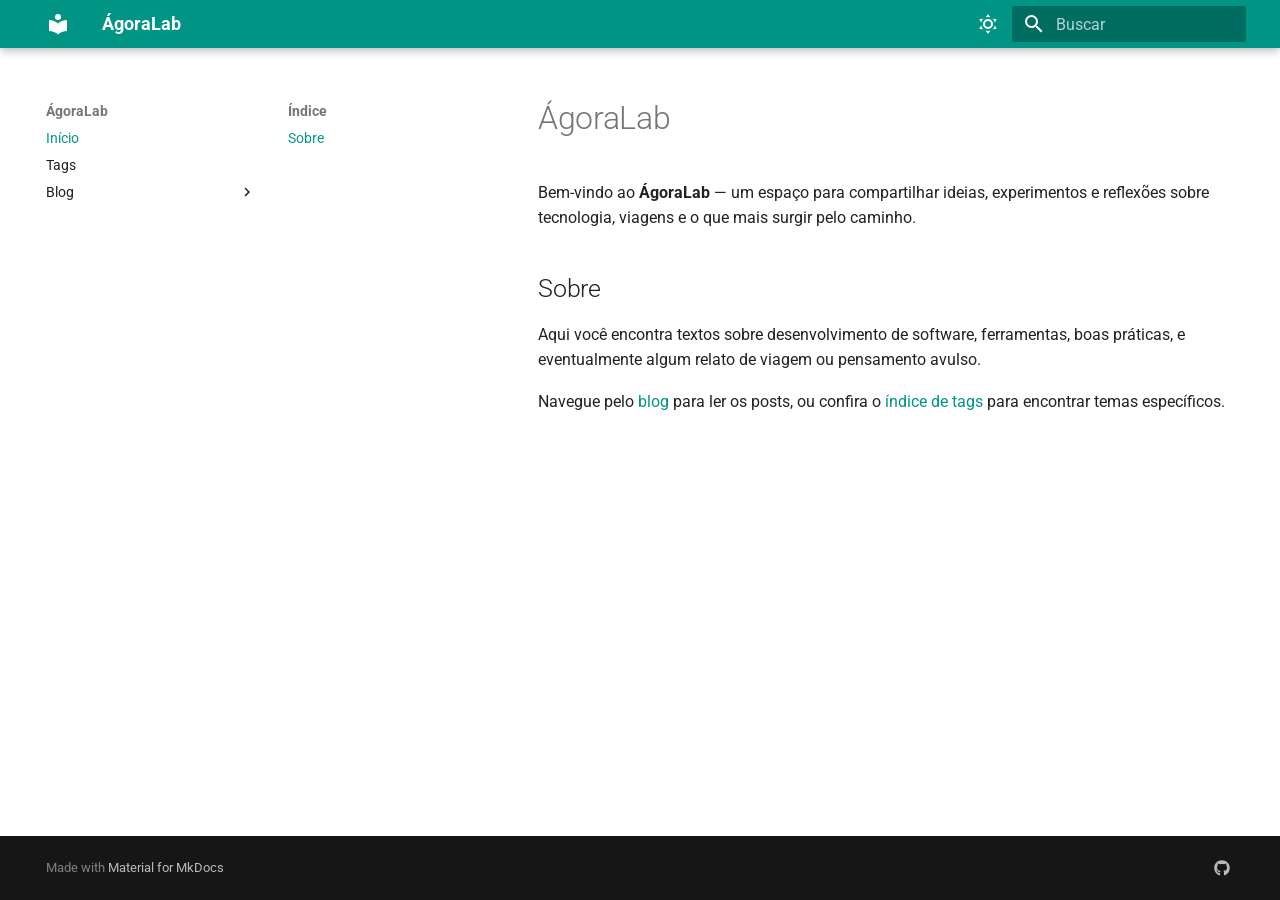
<file: index.html>
<!doctype html>
<html lang="pt" class="no-js">
  <head>
    
      <meta charset="utf-8">
      <meta name="viewport" content="width=device-width,initial-scale=1">
      
        <meta name="description" content="Um blog pessoal sobre tecnologia e outras ideias">
      
      
      
        <link rel="canonical" href="https://luciodias.github.io/agoralab/">
      
      
      
        <link rel="next" href="tags/">
      
      
        
      
      
        <link rel="alternate" type="application/rss+xml" title="RSS feed" href="feed_rss_created.xml">
        <link rel="alternate" type="application/rss+xml" title="RSS feed de conteúdo atualizado" href="feed_rss_updated.xml">
      
      <link rel="icon" href="assets/images/favicon.png">
      <meta name="generator" content="mkdocs-1.6.1, mkdocs-material-9.7.6">
    
    
      
        <title>ÁgoraLab</title>
      
    
    
      <link rel="stylesheet" href="assets/stylesheets/main.484c7ddc.min.css">
      
        
        <link rel="stylesheet" href="assets/stylesheets/palette.ab4e12ef.min.css">
      
      


    
    
      
    
    
      
        
        
        <link rel="preconnect" href="https://fonts.gstatic.com" crossorigin>
        <link rel="stylesheet" href="https://fonts.googleapis.com/css?family=Roboto:300,300i,400,400i,700,700i%7CRoboto+Mono:400,400i,700,700i&display=fallback">
        <style>:root{--md-text-font:"Roboto";--md-code-font:"Roboto Mono"}</style>
      
    
    
      <link rel="stylesheet" href="assets/stylesheets/extra.css">
    
    <script>__md_scope=new URL(".",location),__md_hash=e=>[...e].reduce(((e,_)=>(e<<5)-e+_.charCodeAt(0)),0),__md_get=(e,_=localStorage,t=__md_scope)=>JSON.parse(_.getItem(t.pathname+"."+e)),__md_set=(e,_,t=localStorage,a=__md_scope)=>{try{t.setItem(a.pathname+"."+e,JSON.stringify(_))}catch(e){}}</script>
    
      
  


  
  

<script id="__analytics">function __md_analytics(){function e(){dataLayer.push(arguments)}window.dataLayer=window.dataLayer||[],e("js",new Date),e("config","G-VY4RDYYYPJ"),document.addEventListener("DOMContentLoaded",(function(){document.forms.search&&document.forms.search.query.addEventListener("blur",(function(){this.value&&e("event","search",{search_term:this.value})}));document$.subscribe((function(){var t=document.forms.feedback;if(void 0!==t)for(var a of t.querySelectorAll("[type=submit]"))a.addEventListener("click",(function(a){a.preventDefault();var n=document.location.pathname,d=this.getAttribute("data-md-value");e("event","feedback",{page:n,data:d}),t.firstElementChild.disabled=!0;var r=t.querySelector(".md-feedback__note [data-md-value='"+d+"']");r&&(r.hidden=!1)})),t.hidden=!1})),location$.subscribe((function(t){e("config","G-VY4RDYYYPJ",{page_path:t.pathname})}))}));var t=document.createElement("script");t.async=!0,t.src="https://www.googletagmanager.com/gtag/js?id=G-VY4RDYYYPJ",document.getElementById("__analytics").insertAdjacentElement("afterEnd",t)}</script>
  
    <script>"undefined"!=typeof __md_analytics&&__md_analytics()</script>
  

    
    
  </head>
  
  
    
    
      
    
    
    
    
    <body dir="ltr" data-md-color-scheme="default" data-md-color-primary="teal" data-md-color-accent="green">
  
    
    <input class="md-toggle" data-md-toggle="drawer" type="checkbox" id="__drawer" autocomplete="off">
    <input class="md-toggle" data-md-toggle="search" type="checkbox" id="__search" autocomplete="off">
    <label class="md-overlay" for="__drawer"></label>
    <div data-md-component="skip">
      
        
        <a href="#agoralab" class="md-skip">
          Pular para conteúdo
        </a>
      
    </div>
    <div data-md-component="announce">
      
    </div>
    
    
      

  

<header class="md-header md-header--shadow" data-md-component="header">
  <nav class="md-header__inner md-grid" aria-label="Cabeçalho">
    <a href="." title="ÁgoraLab" class="md-header__button md-logo" aria-label="ÁgoraLab" data-md-component="logo">
      
  
  <svg xmlns="http://www.w3.org/2000/svg" viewBox="0 0 24 24"><path d="M12 8a3 3 0 0 0 3-3 3 3 0 0 0-3-3 3 3 0 0 0-3 3 3 3 0 0 0 3 3m0 3.54C9.64 9.35 6.5 8 3 8v11c3.5 0 6.64 1.35 9 3.54 2.36-2.19 5.5-3.54 9-3.54V8c-3.5 0-6.64 1.35-9 3.54"/></svg>

    </a>
    <label class="md-header__button md-icon" for="__drawer">
      
      <svg xmlns="http://www.w3.org/2000/svg" viewBox="0 0 24 24"><path d="M3 6h18v2H3zm0 5h18v2H3zm0 5h18v2H3z"/></svg>
    </label>
    <div class="md-header__title" data-md-component="header-title">
      <div class="md-header__ellipsis">
        <div class="md-header__topic">
          <span class="md-ellipsis">
            ÁgoraLab
          </span>
        </div>
        <div class="md-header__topic" data-md-component="header-topic">
          <span class="md-ellipsis">
            
              Início
            
          </span>
        </div>
      </div>
    </div>
    
      
        <form class="md-header__option" data-md-component="palette">
  
    
    
    
    <input class="md-option" data-md-color-media="" data-md-color-scheme="default" data-md-color-primary="teal" data-md-color-accent="green"  aria-label="Modo claro"  type="radio" name="__palette" id="__palette_0">
    
      <label class="md-header__button md-icon" title="Modo claro" for="__palette_1" hidden>
        <svg xmlns="http://www.w3.org/2000/svg" viewBox="0 0 24 24"><path d="M12 7a5 5 0 0 1 5 5 5 5 0 0 1-5 5 5 5 0 0 1-5-5 5 5 0 0 1 5-5m0 2a3 3 0 0 0-3 3 3 3 0 0 0 3 3 3 3 0 0 0 3-3 3 3 0 0 0-3-3m0-7 2.39 3.42C13.65 5.15 12.84 5 12 5s-1.65.15-2.39.42zM3.34 7l4.16-.35A7.2 7.2 0 0 0 5.94 8.5c-.44.74-.69 1.5-.83 2.29zm.02 10 1.76-3.77a7.131 7.131 0 0 0 2.38 4.14zM20.65 7l-1.77 3.79a7.02 7.02 0 0 0-2.38-4.15zm-.01 10-4.14.36c.59-.51 1.12-1.14 1.54-1.86.42-.73.69-1.5.83-2.29zM12 22l-2.41-3.44c.74.27 1.55.44 2.41.44.82 0 1.63-.17 2.37-.44z"/></svg>
      </label>
    
  
    
    
    
    <input class="md-option" data-md-color-media="" data-md-color-scheme="slate" data-md-color-primary="teal" data-md-color-accent="green"  aria-label="Mode escuro"  type="radio" name="__palette" id="__palette_1">
    
      <label class="md-header__button md-icon" title="Mode escuro" for="__palette_0" hidden>
        <svg xmlns="http://www.w3.org/2000/svg" viewBox="0 0 24 24"><path d="m17.75 4.09-2.53 1.94.91 3.06-2.63-1.81-2.63 1.81.91-3.06-2.53-1.94L12.44 4l1.06-3 1.06 3zm3.5 6.91-1.64 1.25.59 1.98-1.7-1.17-1.7 1.17.59-1.98L15.75 11l2.06-.05L18.5 9l.69 1.95zm-2.28 4.95c.83-.08 1.72 1.1 1.19 1.85-.32.45-.66.87-1.08 1.27C15.17 23 8.84 23 4.94 19.07c-3.91-3.9-3.91-10.24 0-14.14.4-.4.82-.76 1.27-1.08.75-.53 1.93.36 1.85 1.19-.27 2.86.69 5.83 2.89 8.02a9.96 9.96 0 0 0 8.02 2.89m-1.64 2.02a12.08 12.08 0 0 1-7.8-3.47c-2.17-2.19-3.33-5-3.49-7.82-2.81 3.14-2.7 7.96.31 10.98 3.02 3.01 7.84 3.12 10.98.31"/></svg>
      </label>
    
  
</form>
      
    
    
      <script>var palette=__md_get("__palette");if(palette&&palette.color){if("(prefers-color-scheme)"===palette.color.media){var media=matchMedia("(prefers-color-scheme: light)"),input=document.querySelector(media.matches?"[data-md-color-media='(prefers-color-scheme: light)']":"[data-md-color-media='(prefers-color-scheme: dark)']");palette.color.media=input.getAttribute("data-md-color-media"),palette.color.scheme=input.getAttribute("data-md-color-scheme"),palette.color.primary=input.getAttribute("data-md-color-primary"),palette.color.accent=input.getAttribute("data-md-color-accent")}for(var[key,value]of Object.entries(palette.color))document.body.setAttribute("data-md-color-"+key,value)}</script>
    
    
    
      
      
        <label class="md-header__button md-icon" for="__search">
          
          <svg xmlns="http://www.w3.org/2000/svg" viewBox="0 0 24 24"><path d="M9.5 3A6.5 6.5 0 0 1 16 9.5c0 1.61-.59 3.09-1.56 4.23l.27.27h.79l5 5-1.5 1.5-5-5v-.79l-.27-.27A6.52 6.52 0 0 1 9.5 16 6.5 6.5 0 0 1 3 9.5 6.5 6.5 0 0 1 9.5 3m0 2C7 5 5 7 5 9.5S7 14 9.5 14 14 12 14 9.5 12 5 9.5 5"/></svg>
        </label>
        <div class="md-search" data-md-component="search" role="dialog">
  <label class="md-search__overlay" for="__search"></label>
  <div class="md-search__inner" role="search">
    <form class="md-search__form" name="search">
      <input type="text" class="md-search__input" name="query" aria-label="Buscar" placeholder="Buscar" autocapitalize="off" autocorrect="off" autocomplete="off" spellcheck="false" data-md-component="search-query" required>
      <label class="md-search__icon md-icon" for="__search">
        
        <svg xmlns="http://www.w3.org/2000/svg" viewBox="0 0 24 24"><path d="M9.5 3A6.5 6.5 0 0 1 16 9.5c0 1.61-.59 3.09-1.56 4.23l.27.27h.79l5 5-1.5 1.5-5-5v-.79l-.27-.27A6.52 6.52 0 0 1 9.5 16 6.5 6.5 0 0 1 3 9.5 6.5 6.5 0 0 1 9.5 3m0 2C7 5 5 7 5 9.5S7 14 9.5 14 14 12 14 9.5 12 5 9.5 5"/></svg>
        
        <svg xmlns="http://www.w3.org/2000/svg" viewBox="0 0 24 24"><path d="M20 11v2H8l5.5 5.5-1.42 1.42L4.16 12l7.92-7.92L13.5 5.5 8 11z"/></svg>
      </label>
      <nav class="md-search__options" aria-label="Pesquisar">
        
        <button type="reset" class="md-search__icon md-icon" title="Limpar" aria-label="Limpar" tabindex="-1">
          
          <svg xmlns="http://www.w3.org/2000/svg" viewBox="0 0 24 24"><path d="M19 6.41 17.59 5 12 10.59 6.41 5 5 6.41 10.59 12 5 17.59 6.41 19 12 13.41 17.59 19 19 17.59 13.41 12z"/></svg>
        </button>
      </nav>
      
    </form>
    <div class="md-search__output">
      <div class="md-search__scrollwrap" tabindex="0" data-md-scrollfix>
        <div class="md-search-result" data-md-component="search-result">
          <div class="md-search-result__meta">
            Inicializando busca
          </div>
          <ol class="md-search-result__list" role="presentation"></ol>
        </div>
      </div>
    </div>
  </div>
</div>
      
    
    
  </nav>
  
</header>
    
    <div class="md-container" data-md-component="container">
      
      
        
          
        
      
      <main class="md-main" data-md-component="main">
        <div class="md-main__inner md-grid">
          
            
              
              <div class="md-sidebar md-sidebar--primary" data-md-component="sidebar" data-md-type="navigation" >
                <div class="md-sidebar__scrollwrap">
                  <div class="md-sidebar__inner">
                    



<nav class="md-nav md-nav--primary" aria-label="Navegação" data-md-level="0">
  <label class="md-nav__title" for="__drawer">
    <a href="." title="ÁgoraLab" class="md-nav__button md-logo" aria-label="ÁgoraLab" data-md-component="logo">
      
  
  <svg xmlns="http://www.w3.org/2000/svg" viewBox="0 0 24 24"><path d="M12 8a3 3 0 0 0 3-3 3 3 0 0 0-3-3 3 3 0 0 0-3 3 3 3 0 0 0 3 3m0 3.54C9.64 9.35 6.5 8 3 8v11c3.5 0 6.64 1.35 9 3.54 2.36-2.19 5.5-3.54 9-3.54V8c-3.5 0-6.64 1.35-9 3.54"/></svg>

    </a>
    ÁgoraLab
  </label>
  
  <ul class="md-nav__list" data-md-scrollfix>
    
      
      
  
  
    
  
  
  
    <li class="md-nav__item md-nav__item--active">
      
      <input class="md-nav__toggle md-toggle" type="checkbox" id="__toc">
      
      
        
      
      
        <label class="md-nav__link md-nav__link--active" for="__toc">
          
  
  
  <span class="md-ellipsis">
    
  
    Início
  

    
  </span>
  
  

          <span class="md-nav__icon md-icon"></span>
        </label>
      
      <a href="." class="md-nav__link md-nav__link--active">
        
  
  
  <span class="md-ellipsis">
    
  
    Início
  

    
  </span>
  
  

      </a>
      
        

<nav class="md-nav md-nav--secondary" aria-label="Índice">
  
  
  
    
  
  
    <label class="md-nav__title" for="__toc">
      <span class="md-nav__icon md-icon"></span>
      Índice
    </label>
    <ul class="md-nav__list" data-md-component="toc" data-md-scrollfix>
      
        <li class="md-nav__item">
  <a href="#sobre" class="md-nav__link">
    <span class="md-ellipsis">
      
        Sobre
      
    </span>
  </a>
  
</li>
      
    </ul>
  
</nav>
      
    </li>
  

    
      
      
  
  
  
  
    <li class="md-nav__item">
      <a href="tags/" class="md-nav__link">
        
  
  
  <span class="md-ellipsis">
    
  
    Tags
  

    
  </span>
  
  

      </a>
    </li>
  

    
      
      
  
  
  
  
    
    
      
        
          
        
      
        
      
        
      
        
      
        
      
    
    
    
    
    <li class="md-nav__item md-nav__item--nested">
      
        
        
        <input class="md-nav__toggle md-toggle " type="checkbox" id="__nav_3" >
        
          
          <div class="md-nav__link md-nav__container">
            <a href="blog/" class="md-nav__link ">
              
  
  
  <span class="md-ellipsis">
    
  
    Blog
  

    
  </span>
  
  

            </a>
            
              
              <label class="md-nav__link " for="__nav_3" id="__nav_3_label" tabindex="0">
                <span class="md-nav__icon md-icon"></span>
              </label>
            
          </div>
        
        <nav class="md-nav" data-md-level="1" aria-labelledby="__nav_3_label" aria-expanded="false">
          <label class="md-nav__title" for="__nav_3">
            <span class="md-nav__icon md-icon"></span>
            
  
    Blog
  

          </label>
          <ul class="md-nav__list" data-md-scrollfix>
            
              
            
              
                
  
  
  
  
    <li class="md-nav__item">
      <a href="blog/tags/" class="md-nav__link">
        
  
  
  <span class="md-ellipsis">
    
  
    Tags do blog
  

    
  </span>
  
  

      </a>
    </li>
  

              
            
              
                
  
  
  
  
    
    
      
        
      
    
    
    
    
    <li class="md-nav__item md-nav__item--nested">
      
        
        
        <input class="md-nav__toggle md-toggle " type="checkbox" id="__nav_3_3" >
        
          
          <label class="md-nav__link" for="__nav_3_3" id="__nav_3_3_label" tabindex="0">
            
  
  
  <span class="md-ellipsis">
    
  
    Arquivo
  

    
  </span>
  
  

            <span class="md-nav__icon md-icon"></span>
          </label>
        
        <nav class="md-nav" data-md-level="2" aria-labelledby="__nav_3_3_label" aria-expanded="false">
          <label class="md-nav__title" for="__nav_3_3">
            <span class="md-nav__icon md-icon"></span>
            
  
    Arquivo
  

          </label>
          <ul class="md-nav__list" data-md-scrollfix>
            
              
                
  
  
  
    
  
  
    <li class="md-nav__item">
      <a href="blog/archive/2026/" class="md-nav__link">
        
  
  
  <span class="md-ellipsis">
    
  
    julho 2026
  

    
  </span>
  
  

      </a>
    </li>
  

              
            
          </ul>
        </nav>
      
    </li>
  

              
            
              
                
  
  
  
  
    
    
      
        
      
        
      
        
      
    
    
    
    
    <li class="md-nav__item md-nav__item--nested">
      
        
        
        <input class="md-nav__toggle md-toggle " type="checkbox" id="__nav_3_4" >
        
          
          <label class="md-nav__link" for="__nav_3_4" id="__nav_3_4_label" tabindex="0">
            
  
  
  <span class="md-ellipsis">
    
  
    Categorias
  

    
  </span>
  
  

            <span class="md-nav__icon md-icon"></span>
          </label>
        
        <nav class="md-nav" data-md-level="2" aria-labelledby="__nav_3_4_label" aria-expanded="false">
          <label class="md-nav__title" for="__nav_3_4">
            <span class="md-nav__icon md-icon"></span>
            
  
    Categorias
  

          </label>
          <ul class="md-nav__list" data-md-scrollfix>
            
              
                
  
  
  
    
  
  
    <li class="md-nav__item">
      <a href="blog/category/pessoal/" class="md-nav__link">
        
  
  
  <span class="md-ellipsis">
    
  
    Pessoal
  

    
  </span>
  
  

      </a>
    </li>
  

              
            
              
                
  
  
  
    
  
  
    <li class="md-nav__item">
      <a href="blog/category/python/" class="md-nav__link">
        
  
  
  <span class="md-ellipsis">
    
  
    Python
  

    
  </span>
  
  

      </a>
    </li>
  

              
            
              
                
  
  
  
    
  
  
    <li class="md-nav__item">
      <a href="blog/category/termux/" class="md-nav__link">
        
  
  
  <span class="md-ellipsis">
    
  
    Termux
  

    
  </span>
  
  

      </a>
    </li>
  

              
            
          </ul>
        </nav>
      
    </li>
  

              
            
              
                
  
  
  
  
    
    
      
        
      
    
    
    
    
    <li class="md-nav__item md-nav__item--nested">
      
        
        
        <input class="md-nav__toggle md-toggle " type="checkbox" id="__nav_3_5" >
        
          
          <label class="md-nav__link" for="__nav_3_5" id="__nav_3_5_label" tabindex="0">
            
  
  
  <span class="md-ellipsis">
    
  
    Autores
  

    
  </span>
  
  

            <span class="md-nav__icon md-icon"></span>
          </label>
        
        <nav class="md-nav" data-md-level="2" aria-labelledby="__nav_3_5_label" aria-expanded="false">
          <label class="md-nav__title" for="__nav_3_5">
            <span class="md-nav__icon md-icon"></span>
            
  
    Autores
  

          </label>
          <ul class="md-nav__list" data-md-scrollfix>
            
              
                
  
  
  
    
  
  
    <li class="md-nav__item">
      <a href="blog/author/luciodias/" class="md-nav__link">
        
  
  
  <span class="md-ellipsis">
    
  
    Lúcio Dias
  

    
  </span>
  
  

      </a>
    </li>
  

              
            
          </ul>
        </nav>
      
    </li>
  

              
            
          </ul>
        </nav>
      
    </li>
  

    
  </ul>
</nav>
                  </div>
                </div>
              </div>
            
            
              
              <div class="md-sidebar md-sidebar--secondary" data-md-component="sidebar" data-md-type="toc" >
                <div class="md-sidebar__scrollwrap">
                  <div class="md-sidebar__inner">
                    

<nav class="md-nav md-nav--secondary" aria-label="Índice">
  
  
  
    
  
  
    <label class="md-nav__title" for="__toc">
      <span class="md-nav__icon md-icon"></span>
      Índice
    </label>
    <ul class="md-nav__list" data-md-component="toc" data-md-scrollfix>
      
        <li class="md-nav__item">
  <a href="#sobre" class="md-nav__link">
    <span class="md-ellipsis">
      
        Sobre
      
    </span>
  </a>
  
</li>
      
    </ul>
  
</nav>
                  </div>
                </div>
              </div>
            
          
          
            <div class="md-content" data-md-component="content">
              
              <article class="md-content__inner md-typeset">
                
                  



<h1 id="agoralab">ÁgoraLab</h1>
<p>Bem-vindo ao <strong>ÁgoraLab</strong> — um espaço para compartilhar ideias, experimentos e reflexões sobre tecnologia, viagens e o que mais surgir pelo caminho.</p>
<h2 id="sobre">Sobre</h2>
<p>Aqui você encontra textos sobre desenvolvimento de software, ferramentas, boas práticas, e eventualmente algum relato de viagem ou pensamento avulso.</p>
<p>Navegue pelo <a href="blog/">blog</a> para ler os posts, ou confira o <a href="tags/">índice de tags</a> para encontrar temas específicos.</p>









  




                
              </article>
            </div>
          
          
<script>var target=document.getElementById(location.hash.slice(1));target&&target.name&&(target.checked=target.name.startsWith("__tabbed_"))</script>
        </div>
        
      </main>
      
        <footer class="md-footer">
  
  <div class="md-footer-meta md-typeset">
    <div class="md-footer-meta__inner md-grid">
      <div class="md-copyright">
  
  
    Made with
    <a href="https://squidfunk.github.io/mkdocs-material/" target="_blank" rel="noopener">
      Material for MkDocs
    </a>
  
</div>
      
        
<div class="md-social">
  
    
    
    
    
    <a href="https://github.com/luciodias" target="_blank" rel="noopener" title="luciodias no GitHub" class="md-social__link">
      <svg xmlns="http://www.w3.org/2000/svg" viewBox="0 0 512 512"><!--! Font Awesome Free 7.1.0 by @fontawesome - https://fontawesome.com License - https://fontawesome.com/license/free (Icons: CC BY 4.0, Fonts: SIL OFL 1.1, Code: MIT License) Copyright 2025 Fonticons, Inc.--><path d="M173.9 397.4c0 2-2.3 3.6-5.2 3.6-3.3.3-5.6-1.3-5.6-3.6 0-2 2.3-3.6 5.2-3.6 3-.3 5.6 1.3 5.6 3.6m-31.1-4.5c-.7 2 1.3 4.3 4.3 4.9 2.6 1 5.6 0 6.2-2s-1.3-4.3-4.3-5.2c-2.6-.7-5.5.3-6.2 2.3m44.2-1.7c-2.9.7-4.9 2.6-4.6 4.9.3 2 2.9 3.3 5.9 2.6 2.9-.7 4.9-2.6 4.6-4.6-.3-1.9-3-3.2-5.9-2.9M252.8 8C114.1 8 8 113.3 8 252c0 110.9 69.8 205.8 169.5 239.2 12.8 2.3 17.3-5.6 17.3-12.1 0-6.2-.3-40.4-.3-61.4 0 0-70 15-84.7-29.8 0 0-11.4-29.1-27.8-36.6 0 0-22.9-15.7 1.6-15.4 0 0 24.9 2 38.6 25.8 21.9 38.6 58.6 27.5 72.9 20.9 2.3-16 8.8-27.1 16-33.7-55.9-6.2-112.3-14.3-112.3-110.5 0-27.5 7.6-41.3 23.6-58.9-2.6-6.5-11.1-33.3 2.6-67.9 20.9-6.5 69 27 69 27 20-5.6 41.5-8.5 62.8-8.5s42.8 2.9 62.8 8.5c0 0 48.1-33.6 69-27 13.7 34.7 5.2 61.4 2.6 67.9 16 17.7 25.8 31.5 25.8 58.9 0 96.5-58.9 104.2-114.8 110.5 9.2 7.9 17 22.9 17 46.4 0 33.7-.3 75.4-.3 83.6 0 6.5 4.6 14.4 17.3 12.1C436.2 457.8 504 362.9 504 252 504 113.3 391.5 8 252.8 8M105.2 352.9c-1.3 1-1 3.3.7 5.2 1.6 1.6 3.9 2.3 5.2 1 1.3-1 1-3.3-.7-5.2-1.6-1.6-3.9-2.3-5.2-1m-10.8-8.1c-.7 1.3.3 2.9 2.3 3.9 1.6 1 3.6.7 4.3-.7.7-1.3-.3-2.9-2.3-3.9-2-.6-3.6-.3-4.3.7m32.4 35.6c-1.6 1.3-1 4.3 1.3 6.2 2.3 2.3 5.2 2.6 6.5 1 1.3-1.3.7-4.3-1.3-6.2-2.2-2.3-5.2-2.6-6.5-1m-11.4-14.7c-1.6 1-1.6 3.6 0 5.9s4.3 3.3 5.6 2.3c1.6-1.3 1.6-3.9 0-6.2-1.4-2.3-4-3.3-5.6-2"/></svg>
    </a>
  
</div>
      
    </div>
  </div>
</footer>
      
    </div>
    <div class="md-dialog" data-md-component="dialog">
      <div class="md-dialog__inner md-typeset"></div>
    </div>
    
    
    
      
      
      <script id="__config" type="application/json">{"annotate": null, "base": ".", "features": ["navigation.indexes"], "search": "assets/javascripts/workers/search.2c215733.min.js", "tags": null, "translations": {"clipboard.copied": "Copiado para \u00e1rea de transfer\u00eancia", "clipboard.copy": "Copiar para \u00e1rea de transfer\u00eancia", "search.result.more.one": "mais 1 nesta p\u00e1gina", "search.result.more.other": "# mais nesta p\u00e1gina", "search.result.none": "Nenhum documento encontrado", "search.result.one": "1 documento encontrado", "search.result.other": "# documentos encontrados", "search.result.placeholder": "Digite para iniciar a busca", "search.result.term.missing": "Ausente", "select.version": "Selecione a vers\u00e3o"}, "version": null}</script>
    
    
      <script src="assets/javascripts/bundle.79ae519e.min.js"></script>
      
    
  </body>
</html>
</file>
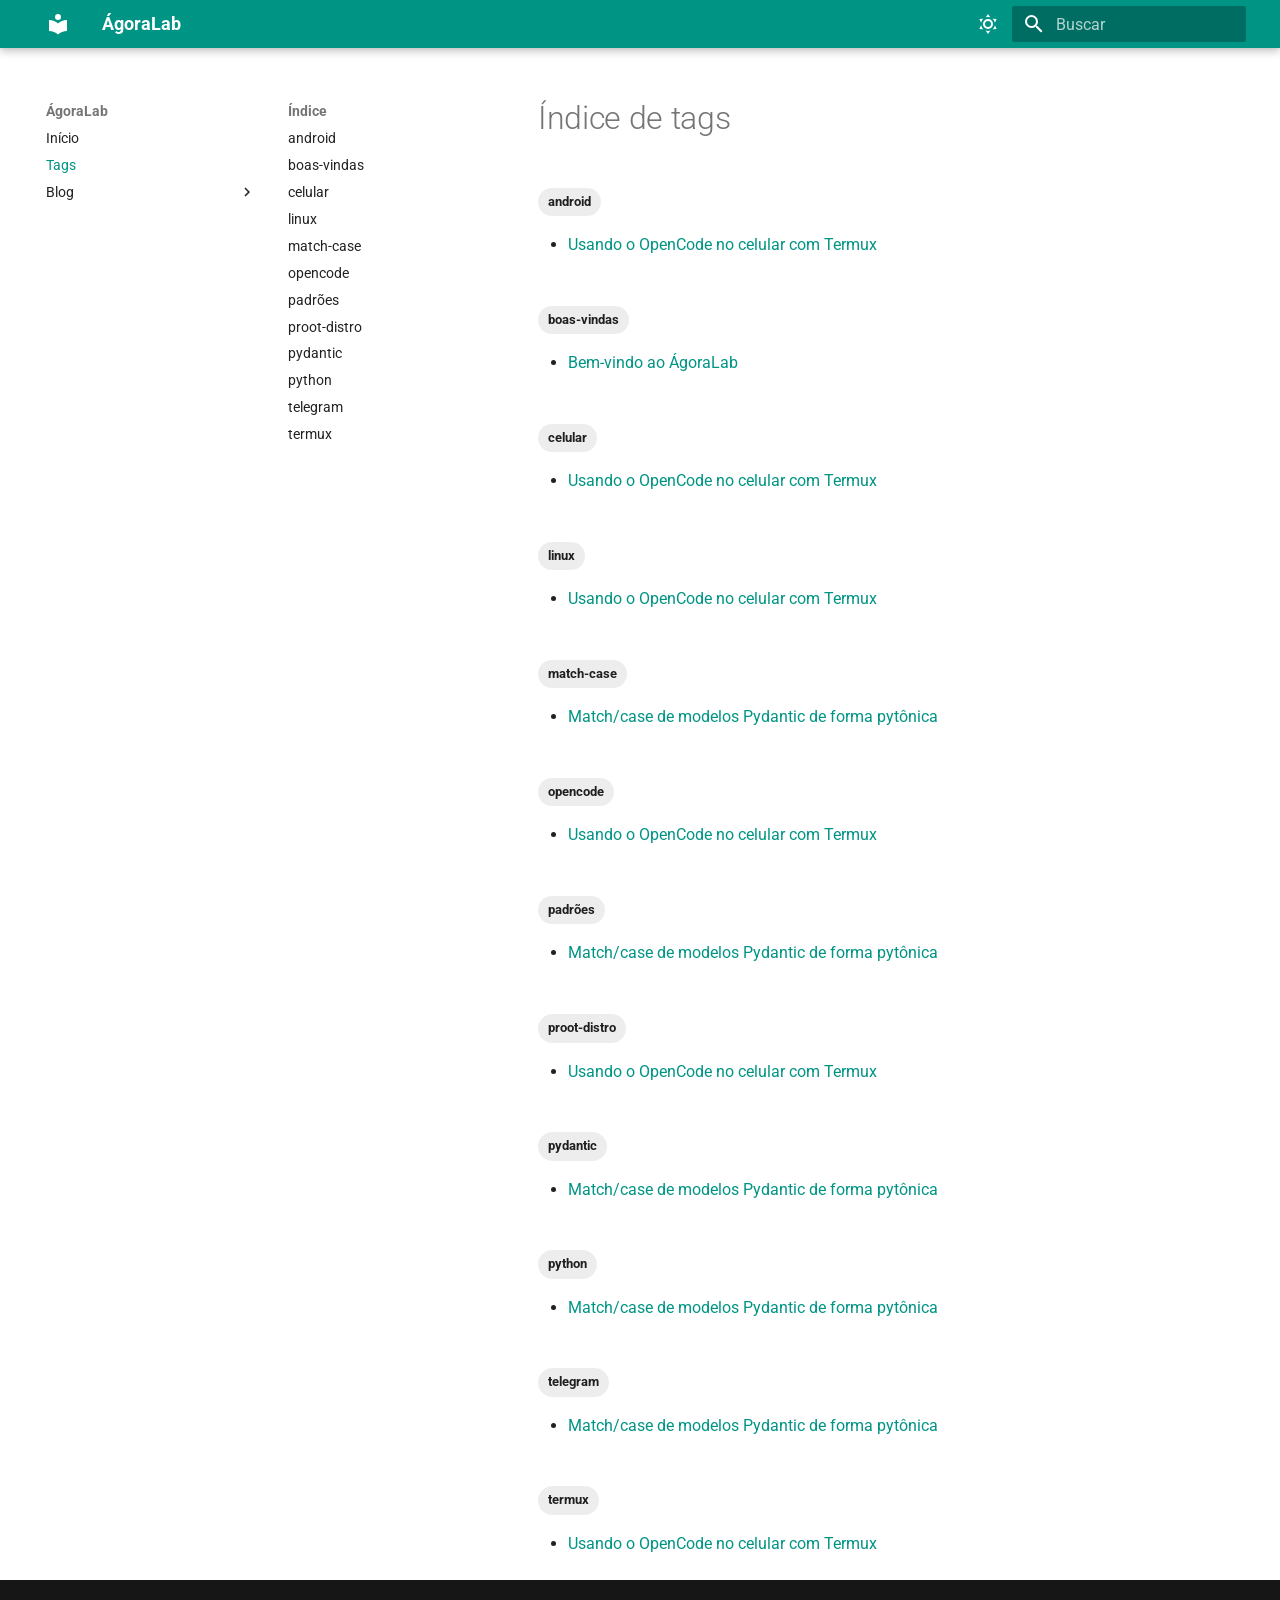
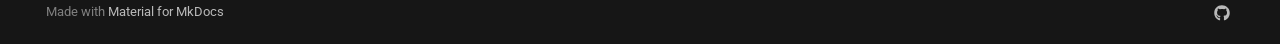
<file: tags/index.html>
<!doctype html>
<html lang="pt" class="no-js">
  <head>
    
      <meta charset="utf-8">
      <meta name="viewport" content="width=device-width,initial-scale=1">
      
        <meta name="description" content="Um blog pessoal sobre tecnologia e outras ideias">
      
      
      
        <link rel="canonical" href="https://luciodias.github.io/agoralab/tags/">
      
      
        <link rel="prev" href="..">
      
      
        <link rel="next" href="../blog/">
      
      
        
      
      
        <link rel="alternate" type="application/rss+xml" title="RSS feed" href="../feed_rss_created.xml">
        <link rel="alternate" type="application/rss+xml" title="RSS feed de conteúdo atualizado" href="../feed_rss_updated.xml">
      
      <link rel="icon" href="../assets/images/favicon.png">
      <meta name="generator" content="mkdocs-1.6.1, mkdocs-material-9.7.6">
    
    
      
        <title>Tags - ÁgoraLab</title>
      
    
    
      <link rel="stylesheet" href="../assets/stylesheets/main.484c7ddc.min.css">
      
        
        <link rel="stylesheet" href="../assets/stylesheets/palette.ab4e12ef.min.css">
      
      


    
    
      
    
    
      
        
        
        <link rel="preconnect" href="https://fonts.gstatic.com" crossorigin>
        <link rel="stylesheet" href="https://fonts.googleapis.com/css?family=Roboto:300,300i,400,400i,700,700i%7CRoboto+Mono:400,400i,700,700i&display=fallback">
        <style>:root{--md-text-font:"Roboto";--md-code-font:"Roboto Mono"}</style>
      
    
    
      <link rel="stylesheet" href="../assets/stylesheets/extra.css">
    
    <script>__md_scope=new URL("..",location),__md_hash=e=>[...e].reduce(((e,_)=>(e<<5)-e+_.charCodeAt(0)),0),__md_get=(e,_=localStorage,t=__md_scope)=>JSON.parse(_.getItem(t.pathname+"."+e)),__md_set=(e,_,t=localStorage,a=__md_scope)=>{try{t.setItem(a.pathname+"."+e,JSON.stringify(_))}catch(e){}}</script>
    
      
  


  
  

<script id="__analytics">function __md_analytics(){function e(){dataLayer.push(arguments)}window.dataLayer=window.dataLayer||[],e("js",new Date),e("config","G-VY4RDYYYPJ"),document.addEventListener("DOMContentLoaded",(function(){document.forms.search&&document.forms.search.query.addEventListener("blur",(function(){this.value&&e("event","search",{search_term:this.value})}));document$.subscribe((function(){var t=document.forms.feedback;if(void 0!==t)for(var a of t.querySelectorAll("[type=submit]"))a.addEventListener("click",(function(a){a.preventDefault();var n=document.location.pathname,d=this.getAttribute("data-md-value");e("event","feedback",{page:n,data:d}),t.firstElementChild.disabled=!0;var r=t.querySelector(".md-feedback__note [data-md-value='"+d+"']");r&&(r.hidden=!1)})),t.hidden=!1})),location$.subscribe((function(t){e("config","G-VY4RDYYYPJ",{page_path:t.pathname})}))}));var t=document.createElement("script");t.async=!0,t.src="https://www.googletagmanager.com/gtag/js?id=G-VY4RDYYYPJ",document.getElementById("__analytics").insertAdjacentElement("afterEnd",t)}</script>
  
    <script>"undefined"!=typeof __md_analytics&&__md_analytics()</script>
  

    
    
  </head>
  
  
    
    
      
    
    
    
    
    <body dir="ltr" data-md-color-scheme="default" data-md-color-primary="teal" data-md-color-accent="green">
  
    
    <input class="md-toggle" data-md-toggle="drawer" type="checkbox" id="__drawer" autocomplete="off">
    <input class="md-toggle" data-md-toggle="search" type="checkbox" id="__search" autocomplete="off">
    <label class="md-overlay" for="__drawer"></label>
    <div data-md-component="skip">
      
        
        <a href="#indice-de-tags" class="md-skip">
          Pular para conteúdo
        </a>
      
    </div>
    <div data-md-component="announce">
      
    </div>
    
    
      

  

<header class="md-header md-header--shadow" data-md-component="header">
  <nav class="md-header__inner md-grid" aria-label="Cabeçalho">
    <a href=".." title="ÁgoraLab" class="md-header__button md-logo" aria-label="ÁgoraLab" data-md-component="logo">
      
  
  <svg xmlns="http://www.w3.org/2000/svg" viewBox="0 0 24 24"><path d="M12 8a3 3 0 0 0 3-3 3 3 0 0 0-3-3 3 3 0 0 0-3 3 3 3 0 0 0 3 3m0 3.54C9.64 9.35 6.5 8 3 8v11c3.5 0 6.64 1.35 9 3.54 2.36-2.19 5.5-3.54 9-3.54V8c-3.5 0-6.64 1.35-9 3.54"/></svg>

    </a>
    <label class="md-header__button md-icon" for="__drawer">
      
      <svg xmlns="http://www.w3.org/2000/svg" viewBox="0 0 24 24"><path d="M3 6h18v2H3zm0 5h18v2H3zm0 5h18v2H3z"/></svg>
    </label>
    <div class="md-header__title" data-md-component="header-title">
      <div class="md-header__ellipsis">
        <div class="md-header__topic">
          <span class="md-ellipsis">
            ÁgoraLab
          </span>
        </div>
        <div class="md-header__topic" data-md-component="header-topic">
          <span class="md-ellipsis">
            
              Tags
            
          </span>
        </div>
      </div>
    </div>
    
      
        <form class="md-header__option" data-md-component="palette">
  
    
    
    
    <input class="md-option" data-md-color-media="" data-md-color-scheme="default" data-md-color-primary="teal" data-md-color-accent="green"  aria-label="Modo claro"  type="radio" name="__palette" id="__palette_0">
    
      <label class="md-header__button md-icon" title="Modo claro" for="__palette_1" hidden>
        <svg xmlns="http://www.w3.org/2000/svg" viewBox="0 0 24 24"><path d="M12 7a5 5 0 0 1 5 5 5 5 0 0 1-5 5 5 5 0 0 1-5-5 5 5 0 0 1 5-5m0 2a3 3 0 0 0-3 3 3 3 0 0 0 3 3 3 3 0 0 0 3-3 3 3 0 0 0-3-3m0-7 2.39 3.42C13.65 5.15 12.84 5 12 5s-1.65.15-2.39.42zM3.34 7l4.16-.35A7.2 7.2 0 0 0 5.94 8.5c-.44.74-.69 1.5-.83 2.29zm.02 10 1.76-3.77a7.131 7.131 0 0 0 2.38 4.14zM20.65 7l-1.77 3.79a7.02 7.02 0 0 0-2.38-4.15zm-.01 10-4.14.36c.59-.51 1.12-1.14 1.54-1.86.42-.73.69-1.5.83-2.29zM12 22l-2.41-3.44c.74.27 1.55.44 2.41.44.82 0 1.63-.17 2.37-.44z"/></svg>
      </label>
    
  
    
    
    
    <input class="md-option" data-md-color-media="" data-md-color-scheme="slate" data-md-color-primary="teal" data-md-color-accent="green"  aria-label="Mode escuro"  type="radio" name="__palette" id="__palette_1">
    
      <label class="md-header__button md-icon" title="Mode escuro" for="__palette_0" hidden>
        <svg xmlns="http://www.w3.org/2000/svg" viewBox="0 0 24 24"><path d="m17.75 4.09-2.53 1.94.91 3.06-2.63-1.81-2.63 1.81.91-3.06-2.53-1.94L12.44 4l1.06-3 1.06 3zm3.5 6.91-1.64 1.25.59 1.98-1.7-1.17-1.7 1.17.59-1.98L15.75 11l2.06-.05L18.5 9l.69 1.95zm-2.28 4.95c.83-.08 1.72 1.1 1.19 1.85-.32.45-.66.87-1.08 1.27C15.17 23 8.84 23 4.94 19.07c-3.91-3.9-3.91-10.24 0-14.14.4-.4.82-.76 1.27-1.08.75-.53 1.93.36 1.85 1.19-.27 2.86.69 5.83 2.89 8.02a9.96 9.96 0 0 0 8.02 2.89m-1.64 2.02a12.08 12.08 0 0 1-7.8-3.47c-2.17-2.19-3.33-5-3.49-7.82-2.81 3.14-2.7 7.96.31 10.98 3.02 3.01 7.84 3.12 10.98.31"/></svg>
      </label>
    
  
</form>
      
    
    
      <script>var palette=__md_get("__palette");if(palette&&palette.color){if("(prefers-color-scheme)"===palette.color.media){var media=matchMedia("(prefers-color-scheme: light)"),input=document.querySelector(media.matches?"[data-md-color-media='(prefers-color-scheme: light)']":"[data-md-color-media='(prefers-color-scheme: dark)']");palette.color.media=input.getAttribute("data-md-color-media"),palette.color.scheme=input.getAttribute("data-md-color-scheme"),palette.color.primary=input.getAttribute("data-md-color-primary"),palette.color.accent=input.getAttribute("data-md-color-accent")}for(var[key,value]of Object.entries(palette.color))document.body.setAttribute("data-md-color-"+key,value)}</script>
    
    
    
      
      
        <label class="md-header__button md-icon" for="__search">
          
          <svg xmlns="http://www.w3.org/2000/svg" viewBox="0 0 24 24"><path d="M9.5 3A6.5 6.5 0 0 1 16 9.5c0 1.61-.59 3.09-1.56 4.23l.27.27h.79l5 5-1.5 1.5-5-5v-.79l-.27-.27A6.52 6.52 0 0 1 9.5 16 6.5 6.5 0 0 1 3 9.5 6.5 6.5 0 0 1 9.5 3m0 2C7 5 5 7 5 9.5S7 14 9.5 14 14 12 14 9.5 12 5 9.5 5"/></svg>
        </label>
        <div class="md-search" data-md-component="search" role="dialog">
  <label class="md-search__overlay" for="__search"></label>
  <div class="md-search__inner" role="search">
    <form class="md-search__form" name="search">
      <input type="text" class="md-search__input" name="query" aria-label="Buscar" placeholder="Buscar" autocapitalize="off" autocorrect="off" autocomplete="off" spellcheck="false" data-md-component="search-query" required>
      <label class="md-search__icon md-icon" for="__search">
        
        <svg xmlns="http://www.w3.org/2000/svg" viewBox="0 0 24 24"><path d="M9.5 3A6.5 6.5 0 0 1 16 9.5c0 1.61-.59 3.09-1.56 4.23l.27.27h.79l5 5-1.5 1.5-5-5v-.79l-.27-.27A6.52 6.52 0 0 1 9.5 16 6.5 6.5 0 0 1 3 9.5 6.5 6.5 0 0 1 9.5 3m0 2C7 5 5 7 5 9.5S7 14 9.5 14 14 12 14 9.5 12 5 9.5 5"/></svg>
        
        <svg xmlns="http://www.w3.org/2000/svg" viewBox="0 0 24 24"><path d="M20 11v2H8l5.5 5.5-1.42 1.42L4.16 12l7.92-7.92L13.5 5.5 8 11z"/></svg>
      </label>
      <nav class="md-search__options" aria-label="Pesquisar">
        
        <button type="reset" class="md-search__icon md-icon" title="Limpar" aria-label="Limpar" tabindex="-1">
          
          <svg xmlns="http://www.w3.org/2000/svg" viewBox="0 0 24 24"><path d="M19 6.41 17.59 5 12 10.59 6.41 5 5 6.41 10.59 12 5 17.59 6.41 19 12 13.41 17.59 19 19 17.59 13.41 12z"/></svg>
        </button>
      </nav>
      
    </form>
    <div class="md-search__output">
      <div class="md-search__scrollwrap" tabindex="0" data-md-scrollfix>
        <div class="md-search-result" data-md-component="search-result">
          <div class="md-search-result__meta">
            Inicializando busca
          </div>
          <ol class="md-search-result__list" role="presentation"></ol>
        </div>
      </div>
    </div>
  </div>
</div>
      
    
    
  </nav>
  
</header>
    
    <div class="md-container" data-md-component="container">
      
      
        
          
        
      
      <main class="md-main" data-md-component="main">
        <div class="md-main__inner md-grid">
          
            
              
              <div class="md-sidebar md-sidebar--primary" data-md-component="sidebar" data-md-type="navigation" >
                <div class="md-sidebar__scrollwrap">
                  <div class="md-sidebar__inner">
                    



<nav class="md-nav md-nav--primary" aria-label="Navegação" data-md-level="0">
  <label class="md-nav__title" for="__drawer">
    <a href=".." title="ÁgoraLab" class="md-nav__button md-logo" aria-label="ÁgoraLab" data-md-component="logo">
      
  
  <svg xmlns="http://www.w3.org/2000/svg" viewBox="0 0 24 24"><path d="M12 8a3 3 0 0 0 3-3 3 3 0 0 0-3-3 3 3 0 0 0-3 3 3 3 0 0 0 3 3m0 3.54C9.64 9.35 6.5 8 3 8v11c3.5 0 6.64 1.35 9 3.54 2.36-2.19 5.5-3.54 9-3.54V8c-3.5 0-6.64 1.35-9 3.54"/></svg>

    </a>
    ÁgoraLab
  </label>
  
  <ul class="md-nav__list" data-md-scrollfix>
    
      
      
  
  
  
  
    <li class="md-nav__item">
      <a href=".." class="md-nav__link">
        
  
  
  <span class="md-ellipsis">
    
  
    Início
  

    
  </span>
  
  

      </a>
    </li>
  

    
      
      
  
  
    
  
  
  
    <li class="md-nav__item md-nav__item--active">
      
      <input class="md-nav__toggle md-toggle" type="checkbox" id="__toc">
      
      
        
      
      
        <label class="md-nav__link md-nav__link--active" for="__toc">
          
  
  
  <span class="md-ellipsis">
    
  
    Tags
  

    
  </span>
  
  

          <span class="md-nav__icon md-icon"></span>
        </label>
      
      <a href="./" class="md-nav__link md-nav__link--active">
        
  
  
  <span class="md-ellipsis">
    
  
    Tags
  

    
  </span>
  
  

      </a>
      
        

<nav class="md-nav md-nav--secondary" aria-label="Índice">
  
  
  
    
  
  
    <label class="md-nav__title" for="__toc">
      <span class="md-nav__icon md-icon"></span>
      Índice
    </label>
    <ul class="md-nav__list" data-md-component="toc" data-md-scrollfix>
      
        <li class="md-nav__item">
  <a href="#tag:android" class="md-nav__link">
    <span class="md-ellipsis">
      
        android
      
    </span>
  </a>
  
</li>
      
        <li class="md-nav__item">
  <a href="#tag:boas-vindas" class="md-nav__link">
    <span class="md-ellipsis">
      
        boas-vindas
      
    </span>
  </a>
  
</li>
      
        <li class="md-nav__item">
  <a href="#tag:celular" class="md-nav__link">
    <span class="md-ellipsis">
      
        celular
      
    </span>
  </a>
  
</li>
      
        <li class="md-nav__item">
  <a href="#tag:linux" class="md-nav__link">
    <span class="md-ellipsis">
      
        linux
      
    </span>
  </a>
  
</li>
      
        <li class="md-nav__item">
  <a href="#tag:match-case" class="md-nav__link">
    <span class="md-ellipsis">
      
        match-case
      
    </span>
  </a>
  
</li>
      
        <li class="md-nav__item">
  <a href="#tag:opencode" class="md-nav__link">
    <span class="md-ellipsis">
      
        opencode
      
    </span>
  </a>
  
</li>
      
        <li class="md-nav__item">
  <a href="#tag:padrões" class="md-nav__link">
    <span class="md-ellipsis">
      
        padrões
      
    </span>
  </a>
  
</li>
      
        <li class="md-nav__item">
  <a href="#tag:proot-distro" class="md-nav__link">
    <span class="md-ellipsis">
      
        proot-distro
      
    </span>
  </a>
  
</li>
      
        <li class="md-nav__item">
  <a href="#tag:pydantic" class="md-nav__link">
    <span class="md-ellipsis">
      
        pydantic
      
    </span>
  </a>
  
</li>
      
        <li class="md-nav__item">
  <a href="#tag:python" class="md-nav__link">
    <span class="md-ellipsis">
      
        python
      
    </span>
  </a>
  
</li>
      
        <li class="md-nav__item">
  <a href="#tag:telegram" class="md-nav__link">
    <span class="md-ellipsis">
      
        telegram
      
    </span>
  </a>
  
</li>
      
        <li class="md-nav__item">
  <a href="#tag:termux" class="md-nav__link">
    <span class="md-ellipsis">
      
        termux
      
    </span>
  </a>
  
</li>
      
    </ul>
  
</nav>
      
    </li>
  

    
      
      
  
  
  
  
    
    
      
        
          
        
      
        
      
        
      
        
      
        
      
    
    
    
    
    <li class="md-nav__item md-nav__item--nested">
      
        
        
        <input class="md-nav__toggle md-toggle " type="checkbox" id="__nav_3" >
        
          
          <div class="md-nav__link md-nav__container">
            <a href="../blog/" class="md-nav__link ">
              
  
  
  <span class="md-ellipsis">
    
  
    Blog
  

    
  </span>
  
  

            </a>
            
              
              <label class="md-nav__link " for="__nav_3" id="__nav_3_label" tabindex="0">
                <span class="md-nav__icon md-icon"></span>
              </label>
            
          </div>
        
        <nav class="md-nav" data-md-level="1" aria-labelledby="__nav_3_label" aria-expanded="false">
          <label class="md-nav__title" for="__nav_3">
            <span class="md-nav__icon md-icon"></span>
            
  
    Blog
  

          </label>
          <ul class="md-nav__list" data-md-scrollfix>
            
              
            
              
                
  
  
  
  
    <li class="md-nav__item">
      <a href="../blog/tags/" class="md-nav__link">
        
  
  
  <span class="md-ellipsis">
    
  
    Tags do blog
  

    
  </span>
  
  

      </a>
    </li>
  

              
            
              
                
  
  
  
  
    
    
      
        
      
    
    
    
    
    <li class="md-nav__item md-nav__item--nested">
      
        
        
        <input class="md-nav__toggle md-toggle " type="checkbox" id="__nav_3_3" >
        
          
          <label class="md-nav__link" for="__nav_3_3" id="__nav_3_3_label" tabindex="0">
            
  
  
  <span class="md-ellipsis">
    
  
    Arquivo
  

    
  </span>
  
  

            <span class="md-nav__icon md-icon"></span>
          </label>
        
        <nav class="md-nav" data-md-level="2" aria-labelledby="__nav_3_3_label" aria-expanded="false">
          <label class="md-nav__title" for="__nav_3_3">
            <span class="md-nav__icon md-icon"></span>
            
  
    Arquivo
  

          </label>
          <ul class="md-nav__list" data-md-scrollfix>
            
              
                
  
  
  
    
  
  
    <li class="md-nav__item">
      <a href="../blog/archive/2026/" class="md-nav__link">
        
  
  
  <span class="md-ellipsis">
    
  
    julho 2026
  

    
  </span>
  
  

      </a>
    </li>
  

              
            
          </ul>
        </nav>
      
    </li>
  

              
            
              
                
  
  
  
  
    
    
      
        
      
        
      
        
      
    
    
    
    
    <li class="md-nav__item md-nav__item--nested">
      
        
        
        <input class="md-nav__toggle md-toggle " type="checkbox" id="__nav_3_4" >
        
          
          <label class="md-nav__link" for="__nav_3_4" id="__nav_3_4_label" tabindex="0">
            
  
  
  <span class="md-ellipsis">
    
  
    Categorias
  

    
  </span>
  
  

            <span class="md-nav__icon md-icon"></span>
          </label>
        
        <nav class="md-nav" data-md-level="2" aria-labelledby="__nav_3_4_label" aria-expanded="false">
          <label class="md-nav__title" for="__nav_3_4">
            <span class="md-nav__icon md-icon"></span>
            
  
    Categorias
  

          </label>
          <ul class="md-nav__list" data-md-scrollfix>
            
              
                
  
  
  
    
  
  
    <li class="md-nav__item">
      <a href="../blog/category/pessoal/" class="md-nav__link">
        
  
  
  <span class="md-ellipsis">
    
  
    Pessoal
  

    
  </span>
  
  

      </a>
    </li>
  

              
            
              
                
  
  
  
    
  
  
    <li class="md-nav__item">
      <a href="../blog/category/python/" class="md-nav__link">
        
  
  
  <span class="md-ellipsis">
    
  
    Python
  

    
  </span>
  
  

      </a>
    </li>
  

              
            
              
                
  
  
  
    
  
  
    <li class="md-nav__item">
      <a href="../blog/category/termux/" class="md-nav__link">
        
  
  
  <span class="md-ellipsis">
    
  
    Termux
  

    
  </span>
  
  

      </a>
    </li>
  

              
            
          </ul>
        </nav>
      
    </li>
  

              
            
              
                
  
  
  
  
    
    
      
        
      
    
    
    
    
    <li class="md-nav__item md-nav__item--nested">
      
        
        
        <input class="md-nav__toggle md-toggle " type="checkbox" id="__nav_3_5" >
        
          
          <label class="md-nav__link" for="__nav_3_5" id="__nav_3_5_label" tabindex="0">
            
  
  
  <span class="md-ellipsis">
    
  
    Autores
  

    
  </span>
  
  

            <span class="md-nav__icon md-icon"></span>
          </label>
        
        <nav class="md-nav" data-md-level="2" aria-labelledby="__nav_3_5_label" aria-expanded="false">
          <label class="md-nav__title" for="__nav_3_5">
            <span class="md-nav__icon md-icon"></span>
            
  
    Autores
  

          </label>
          <ul class="md-nav__list" data-md-scrollfix>
            
              
                
  
  
  
    
  
  
    <li class="md-nav__item">
      <a href="../blog/author/luciodias/" class="md-nav__link">
        
  
  
  <span class="md-ellipsis">
    
  
    Lúcio Dias
  

    
  </span>
  
  

      </a>
    </li>
  

              
            
          </ul>
        </nav>
      
    </li>
  

              
            
          </ul>
        </nav>
      
    </li>
  

    
  </ul>
</nav>
                  </div>
                </div>
              </div>
            
            
              
              <div class="md-sidebar md-sidebar--secondary" data-md-component="sidebar" data-md-type="toc" >
                <div class="md-sidebar__scrollwrap">
                  <div class="md-sidebar__inner">
                    

<nav class="md-nav md-nav--secondary" aria-label="Índice">
  
  
  
    
  
  
    <label class="md-nav__title" for="__toc">
      <span class="md-nav__icon md-icon"></span>
      Índice
    </label>
    <ul class="md-nav__list" data-md-component="toc" data-md-scrollfix>
      
        <li class="md-nav__item">
  <a href="#tag:android" class="md-nav__link">
    <span class="md-ellipsis">
      
        android
      
    </span>
  </a>
  
</li>
      
        <li class="md-nav__item">
  <a href="#tag:boas-vindas" class="md-nav__link">
    <span class="md-ellipsis">
      
        boas-vindas
      
    </span>
  </a>
  
</li>
      
        <li class="md-nav__item">
  <a href="#tag:celular" class="md-nav__link">
    <span class="md-ellipsis">
      
        celular
      
    </span>
  </a>
  
</li>
      
        <li class="md-nav__item">
  <a href="#tag:linux" class="md-nav__link">
    <span class="md-ellipsis">
      
        linux
      
    </span>
  </a>
  
</li>
      
        <li class="md-nav__item">
  <a href="#tag:match-case" class="md-nav__link">
    <span class="md-ellipsis">
      
        match-case
      
    </span>
  </a>
  
</li>
      
        <li class="md-nav__item">
  <a href="#tag:opencode" class="md-nav__link">
    <span class="md-ellipsis">
      
        opencode
      
    </span>
  </a>
  
</li>
      
        <li class="md-nav__item">
  <a href="#tag:padrões" class="md-nav__link">
    <span class="md-ellipsis">
      
        padrões
      
    </span>
  </a>
  
</li>
      
        <li class="md-nav__item">
  <a href="#tag:proot-distro" class="md-nav__link">
    <span class="md-ellipsis">
      
        proot-distro
      
    </span>
  </a>
  
</li>
      
        <li class="md-nav__item">
  <a href="#tag:pydantic" class="md-nav__link">
    <span class="md-ellipsis">
      
        pydantic
      
    </span>
  </a>
  
</li>
      
        <li class="md-nav__item">
  <a href="#tag:python" class="md-nav__link">
    <span class="md-ellipsis">
      
        python
      
    </span>
  </a>
  
</li>
      
        <li class="md-nav__item">
  <a href="#tag:telegram" class="md-nav__link">
    <span class="md-ellipsis">
      
        telegram
      
    </span>
  </a>
  
</li>
      
        <li class="md-nav__item">
  <a href="#tag:termux" class="md-nav__link">
    <span class="md-ellipsis">
      
        termux
      
    </span>
  </a>
  
</li>
      
    </ul>
  
</nav>
                  </div>
                </div>
              </div>
            
          
          
            <div class="md-content" data-md-component="content">
              
              <article class="md-content__inner md-typeset">
                
                  



<h1 id="indice-de-tags">Índice de tags</h1>


  <h2 id="tag:android">


<span class="md-tag">android</span></h2>
  <ul>
    
      <li>
        <a href="../blog/2026/07/07/usando-opencode-no-celular-com-termux/">
          Usando o OpenCode no celular com Termux
        </a>
      </li>
    
    
  </ul>



  <h2 id="tag:boas-vindas">


<span class="md-tag">boas-vindas</span></h2>
  <ul>
    
      <li>
        <a href="../blog/2026/07/01/bem-vindo-ao-agoralab/">
          Bem-vindo ao ÁgoraLab
        </a>
      </li>
    
    
  </ul>



  <h2 id="tag:celular">


<span class="md-tag">celular</span></h2>
  <ul>
    
      <li>
        <a href="../blog/2026/07/07/usando-opencode-no-celular-com-termux/">
          Usando o OpenCode no celular com Termux
        </a>
      </li>
    
    
  </ul>



  <h2 id="tag:linux">


<span class="md-tag">linux</span></h2>
  <ul>
    
      <li>
        <a href="../blog/2026/07/07/usando-opencode-no-celular-com-termux/">
          Usando o OpenCode no celular com Termux
        </a>
      </li>
    
    
  </ul>



  <h2 id="tag:match-case">


<span class="md-tag">match-case</span></h2>
  <ul>
    
      <li>
        <a href="../blog/2026/07/09/match-case-pydantic-com-telegram/">
          Match/case de modelos Pydantic de forma pytônica
        </a>
      </li>
    
    
  </ul>



  <h2 id="tag:opencode">


<span class="md-tag">opencode</span></h2>
  <ul>
    
      <li>
        <a href="../blog/2026/07/07/usando-opencode-no-celular-com-termux/">
          Usando o OpenCode no celular com Termux
        </a>
      </li>
    
    
  </ul>



  <h2 id="tag:padrões">


<span class="md-tag">padrões</span></h2>
  <ul>
    
      <li>
        <a href="../blog/2026/07/09/match-case-pydantic-com-telegram/">
          Match/case de modelos Pydantic de forma pytônica
        </a>
      </li>
    
    
  </ul>



  <h2 id="tag:proot-distro">


<span class="md-tag">proot-distro</span></h2>
  <ul>
    
      <li>
        <a href="../blog/2026/07/07/usando-opencode-no-celular-com-termux/">
          Usando o OpenCode no celular com Termux
        </a>
      </li>
    
    
  </ul>



  <h2 id="tag:pydantic">


<span class="md-tag">pydantic</span></h2>
  <ul>
    
      <li>
        <a href="../blog/2026/07/09/match-case-pydantic-com-telegram/">
          Match/case de modelos Pydantic de forma pytônica
        </a>
      </li>
    
    
  </ul>



  <h2 id="tag:python">


<span class="md-tag">python</span></h2>
  <ul>
    
      <li>
        <a href="../blog/2026/07/09/match-case-pydantic-com-telegram/">
          Match/case de modelos Pydantic de forma pytônica
        </a>
      </li>
    
    
  </ul>



  <h2 id="tag:telegram">


<span class="md-tag">telegram</span></h2>
  <ul>
    
      <li>
        <a href="../blog/2026/07/09/match-case-pydantic-com-telegram/">
          Match/case de modelos Pydantic de forma pytônica
        </a>
      </li>
    
    
  </ul>



  <h2 id="tag:termux">


<span class="md-tag">termux</span></h2>
  <ul>
    
      <li>
        <a href="../blog/2026/07/07/usando-opencode-no-celular-com-termux/">
          Usando o OpenCode no celular com Termux
        </a>
      </li>
    
    
  </ul>










  




                
              </article>
            </div>
          
          
<script>var target=document.getElementById(location.hash.slice(1));target&&target.name&&(target.checked=target.name.startsWith("__tabbed_"))</script>
        </div>
        
      </main>
      
        <footer class="md-footer">
  
  <div class="md-footer-meta md-typeset">
    <div class="md-footer-meta__inner md-grid">
      <div class="md-copyright">
  
  
    Made with
    <a href="https://squidfunk.github.io/mkdocs-material/" target="_blank" rel="noopener">
      Material for MkDocs
    </a>
  
</div>
      
        
<div class="md-social">
  
    
    
    
    
    <a href="https://github.com/luciodias" target="_blank" rel="noopener" title="luciodias no GitHub" class="md-social__link">
      <svg xmlns="http://www.w3.org/2000/svg" viewBox="0 0 512 512"><!--! Font Awesome Free 7.1.0 by @fontawesome - https://fontawesome.com License - https://fontawesome.com/license/free (Icons: CC BY 4.0, Fonts: SIL OFL 1.1, Code: MIT License) Copyright 2025 Fonticons, Inc.--><path d="M173.9 397.4c0 2-2.3 3.6-5.2 3.6-3.3.3-5.6-1.3-5.6-3.6 0-2 2.3-3.6 5.2-3.6 3-.3 5.6 1.3 5.6 3.6m-31.1-4.5c-.7 2 1.3 4.3 4.3 4.9 2.6 1 5.6 0 6.2-2s-1.3-4.3-4.3-5.2c-2.6-.7-5.5.3-6.2 2.3m44.2-1.7c-2.9.7-4.9 2.6-4.6 4.9.3 2 2.9 3.3 5.9 2.6 2.9-.7 4.9-2.6 4.6-4.6-.3-1.9-3-3.2-5.9-2.9M252.8 8C114.1 8 8 113.3 8 252c0 110.9 69.8 205.8 169.5 239.2 12.8 2.3 17.3-5.6 17.3-12.1 0-6.2-.3-40.4-.3-61.4 0 0-70 15-84.7-29.8 0 0-11.4-29.1-27.8-36.6 0 0-22.9-15.7 1.6-15.4 0 0 24.9 2 38.6 25.8 21.9 38.6 58.6 27.5 72.9 20.9 2.3-16 8.8-27.1 16-33.7-55.9-6.2-112.3-14.3-112.3-110.5 0-27.5 7.6-41.3 23.6-58.9-2.6-6.5-11.1-33.3 2.6-67.9 20.9-6.5 69 27 69 27 20-5.6 41.5-8.5 62.8-8.5s42.8 2.9 62.8 8.5c0 0 48.1-33.6 69-27 13.7 34.7 5.2 61.4 2.6 67.9 16 17.7 25.8 31.5 25.8 58.9 0 96.5-58.9 104.2-114.8 110.5 9.2 7.9 17 22.9 17 46.4 0 33.7-.3 75.4-.3 83.6 0 6.5 4.6 14.4 17.3 12.1C436.2 457.8 504 362.9 504 252 504 113.3 391.5 8 252.8 8M105.2 352.9c-1.3 1-1 3.3.7 5.2 1.6 1.6 3.9 2.3 5.2 1 1.3-1 1-3.3-.7-5.2-1.6-1.6-3.9-2.3-5.2-1m-10.8-8.1c-.7 1.3.3 2.9 2.3 3.9 1.6 1 3.6.7 4.3-.7.7-1.3-.3-2.9-2.3-3.9-2-.6-3.6-.3-4.3.7m32.4 35.6c-1.6 1.3-1 4.3 1.3 6.2 2.3 2.3 5.2 2.6 6.5 1 1.3-1.3.7-4.3-1.3-6.2-2.2-2.3-5.2-2.6-6.5-1m-11.4-14.7c-1.6 1-1.6 3.6 0 5.9s4.3 3.3 5.6 2.3c1.6-1.3 1.6-3.9 0-6.2-1.4-2.3-4-3.3-5.6-2"/></svg>
    </a>
  
</div>
      
    </div>
  </div>
</footer>
      
    </div>
    <div class="md-dialog" data-md-component="dialog">
      <div class="md-dialog__inner md-typeset"></div>
    </div>
    
    
    
      
      
      <script id="__config" type="application/json">{"annotate": null, "base": "..", "features": ["navigation.indexes"], "search": "../assets/javascripts/workers/search.2c215733.min.js", "tags": null, "translations": {"clipboard.copied": "Copiado para \u00e1rea de transfer\u00eancia", "clipboard.copy": "Copiar para \u00e1rea de transfer\u00eancia", "search.result.more.one": "mais 1 nesta p\u00e1gina", "search.result.more.other": "# mais nesta p\u00e1gina", "search.result.none": "Nenhum documento encontrado", "search.result.one": "1 documento encontrado", "search.result.other": "# documentos encontrados", "search.result.placeholder": "Digite para iniciar a busca", "search.result.term.missing": "Ausente", "select.version": "Selecione a vers\u00e3o"}, "version": null}</script>
    
    
      <script src="../assets/javascripts/bundle.79ae519e.min.js"></script>
      
    
  </body>
</html>
</file>
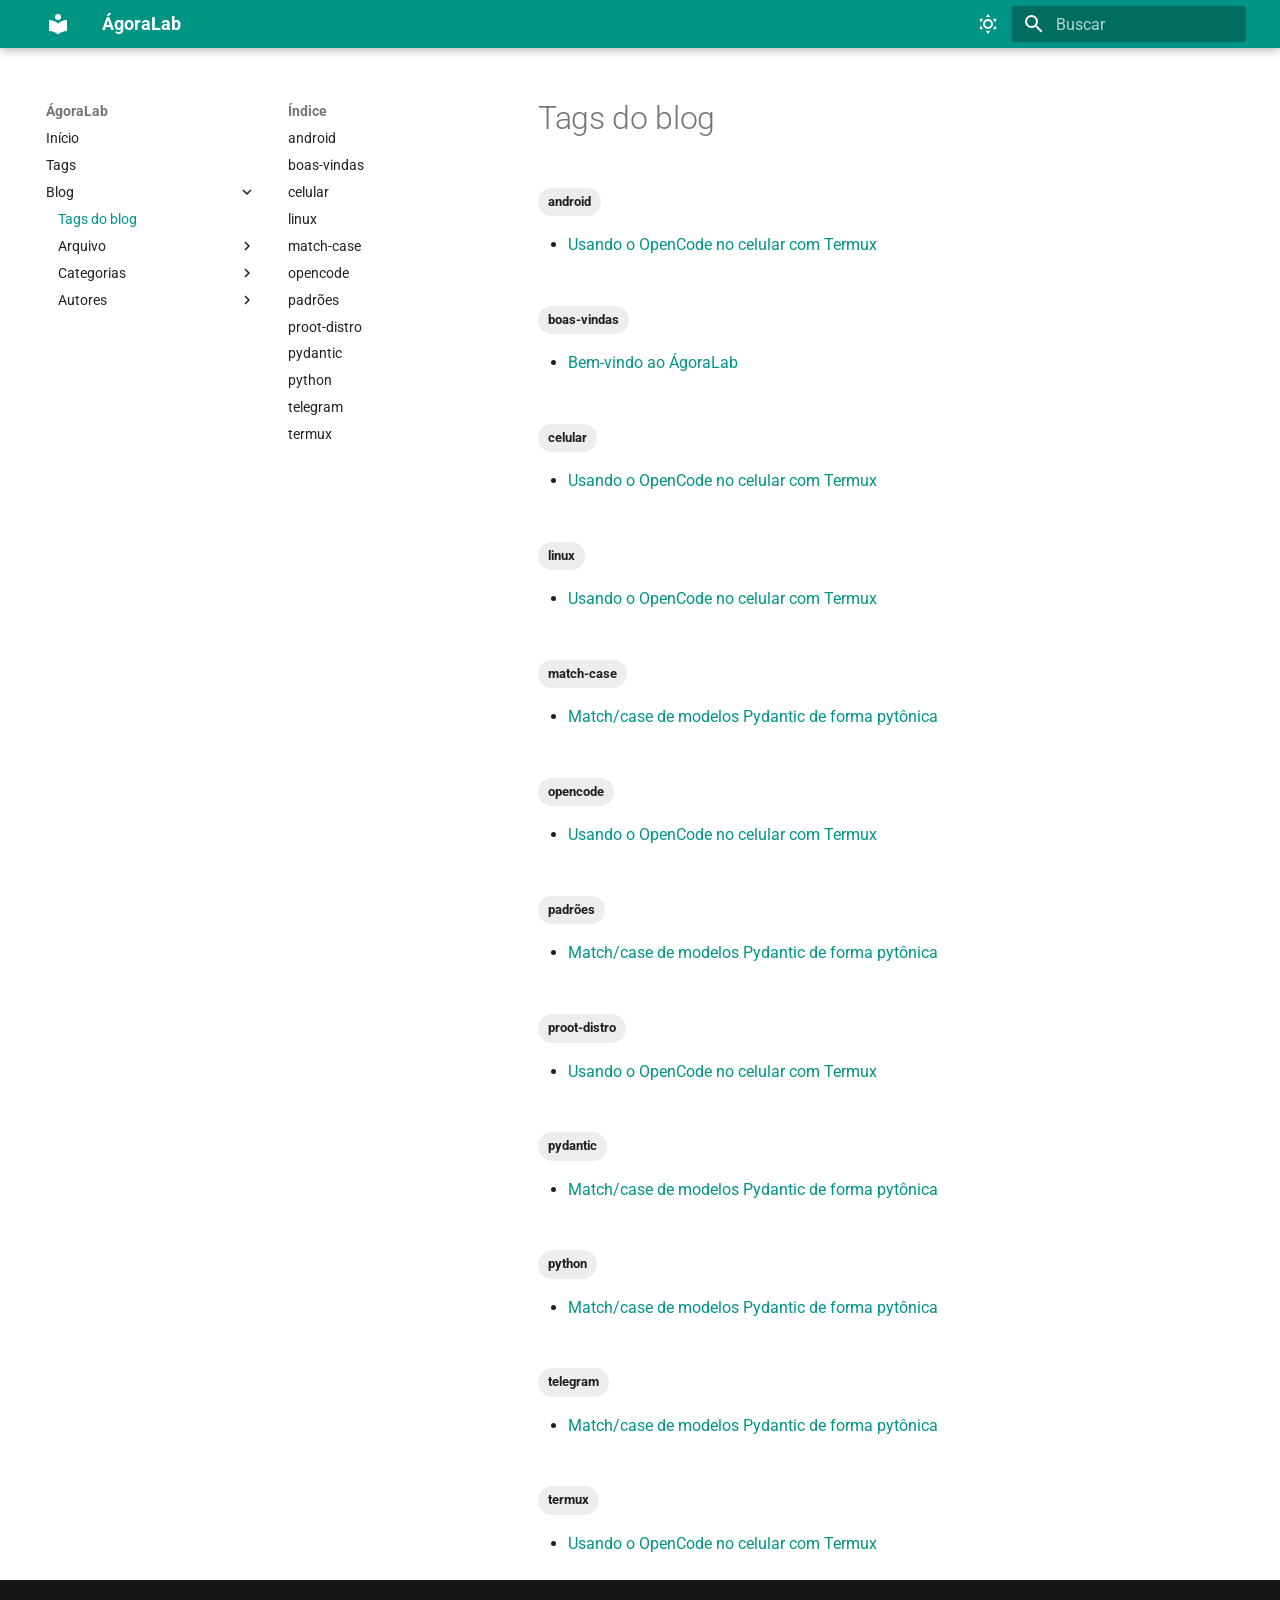
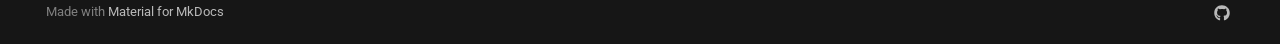
<file: blog/tags/index.html>
<!doctype html>
<html lang="pt" class="no-js">
  <head>
    
      <meta charset="utf-8">
      <meta name="viewport" content="width=device-width,initial-scale=1">
      
        <meta name="description" content="Um blog pessoal sobre tecnologia e outras ideias">
      
      
      
        <link rel="canonical" href="https://luciodias.github.io/agoralab/blog/tags/">
      
      
        <link rel="prev" href="../">
      
      
        <link rel="next" href="../author/luciodias/">
      
      
        
      
      
        <link rel="alternate" type="application/rss+xml" title="RSS feed" href="../../feed_rss_created.xml">
        <link rel="alternate" type="application/rss+xml" title="RSS feed de conteúdo atualizado" href="../../feed_rss_updated.xml">
      
      <link rel="icon" href="../../assets/images/favicon.png">
      <meta name="generator" content="mkdocs-1.6.1, mkdocs-material-9.7.6">
    
    
      
        <title>Tags do blog - ÁgoraLab</title>
      
    
    
      <link rel="stylesheet" href="../../assets/stylesheets/main.484c7ddc.min.css">
      
        
        <link rel="stylesheet" href="../../assets/stylesheets/palette.ab4e12ef.min.css">
      
      


    
    
      
    
    
      
        
        
        <link rel="preconnect" href="https://fonts.gstatic.com" crossorigin>
        <link rel="stylesheet" href="https://fonts.googleapis.com/css?family=Roboto:300,300i,400,400i,700,700i%7CRoboto+Mono:400,400i,700,700i&display=fallback">
        <style>:root{--md-text-font:"Roboto";--md-code-font:"Roboto Mono"}</style>
      
    
    
      <link rel="stylesheet" href="../../assets/stylesheets/extra.css">
    
    <script>__md_scope=new URL("../..",location),__md_hash=e=>[...e].reduce(((e,_)=>(e<<5)-e+_.charCodeAt(0)),0),__md_get=(e,_=localStorage,t=__md_scope)=>JSON.parse(_.getItem(t.pathname+"."+e)),__md_set=(e,_,t=localStorage,a=__md_scope)=>{try{t.setItem(a.pathname+"."+e,JSON.stringify(_))}catch(e){}}</script>
    
      
  


  
  

<script id="__analytics">function __md_analytics(){function e(){dataLayer.push(arguments)}window.dataLayer=window.dataLayer||[],e("js",new Date),e("config","G-VY4RDYYYPJ"),document.addEventListener("DOMContentLoaded",(function(){document.forms.search&&document.forms.search.query.addEventListener("blur",(function(){this.value&&e("event","search",{search_term:this.value})}));document$.subscribe((function(){var t=document.forms.feedback;if(void 0!==t)for(var a of t.querySelectorAll("[type=submit]"))a.addEventListener("click",(function(a){a.preventDefault();var n=document.location.pathname,d=this.getAttribute("data-md-value");e("event","feedback",{page:n,data:d}),t.firstElementChild.disabled=!0;var r=t.querySelector(".md-feedback__note [data-md-value='"+d+"']");r&&(r.hidden=!1)})),t.hidden=!1})),location$.subscribe((function(t){e("config","G-VY4RDYYYPJ",{page_path:t.pathname})}))}));var t=document.createElement("script");t.async=!0,t.src="https://www.googletagmanager.com/gtag/js?id=G-VY4RDYYYPJ",document.getElementById("__analytics").insertAdjacentElement("afterEnd",t)}</script>
  
    <script>"undefined"!=typeof __md_analytics&&__md_analytics()</script>
  

    
    
  </head>
  
  
    
    
      
    
    
    
    
    <body dir="ltr" data-md-color-scheme="default" data-md-color-primary="teal" data-md-color-accent="green">
  
    
    <input class="md-toggle" data-md-toggle="drawer" type="checkbox" id="__drawer" autocomplete="off">
    <input class="md-toggle" data-md-toggle="search" type="checkbox" id="__search" autocomplete="off">
    <label class="md-overlay" for="__drawer"></label>
    <div data-md-component="skip">
      
        
        <a href="#tags-do-blog" class="md-skip">
          Pular para conteúdo
        </a>
      
    </div>
    <div data-md-component="announce">
      
    </div>
    
    
      

  

<header class="md-header md-header--shadow" data-md-component="header">
  <nav class="md-header__inner md-grid" aria-label="Cabeçalho">
    <a href="../.." title="ÁgoraLab" class="md-header__button md-logo" aria-label="ÁgoraLab" data-md-component="logo">
      
  
  <svg xmlns="http://www.w3.org/2000/svg" viewBox="0 0 24 24"><path d="M12 8a3 3 0 0 0 3-3 3 3 0 0 0-3-3 3 3 0 0 0-3 3 3 3 0 0 0 3 3m0 3.54C9.64 9.35 6.5 8 3 8v11c3.5 0 6.64 1.35 9 3.54 2.36-2.19 5.5-3.54 9-3.54V8c-3.5 0-6.64 1.35-9 3.54"/></svg>

    </a>
    <label class="md-header__button md-icon" for="__drawer">
      
      <svg xmlns="http://www.w3.org/2000/svg" viewBox="0 0 24 24"><path d="M3 6h18v2H3zm0 5h18v2H3zm0 5h18v2H3z"/></svg>
    </label>
    <div class="md-header__title" data-md-component="header-title">
      <div class="md-header__ellipsis">
        <div class="md-header__topic">
          <span class="md-ellipsis">
            ÁgoraLab
          </span>
        </div>
        <div class="md-header__topic" data-md-component="header-topic">
          <span class="md-ellipsis">
            
              Tags do blog
            
          </span>
        </div>
      </div>
    </div>
    
      
        <form class="md-header__option" data-md-component="palette">
  
    
    
    
    <input class="md-option" data-md-color-media="" data-md-color-scheme="default" data-md-color-primary="teal" data-md-color-accent="green"  aria-label="Modo claro"  type="radio" name="__palette" id="__palette_0">
    
      <label class="md-header__button md-icon" title="Modo claro" for="__palette_1" hidden>
        <svg xmlns="http://www.w3.org/2000/svg" viewBox="0 0 24 24"><path d="M12 7a5 5 0 0 1 5 5 5 5 0 0 1-5 5 5 5 0 0 1-5-5 5 5 0 0 1 5-5m0 2a3 3 0 0 0-3 3 3 3 0 0 0 3 3 3 3 0 0 0 3-3 3 3 0 0 0-3-3m0-7 2.39 3.42C13.65 5.15 12.84 5 12 5s-1.65.15-2.39.42zM3.34 7l4.16-.35A7.2 7.2 0 0 0 5.94 8.5c-.44.74-.69 1.5-.83 2.29zm.02 10 1.76-3.77a7.131 7.131 0 0 0 2.38 4.14zM20.65 7l-1.77 3.79a7.02 7.02 0 0 0-2.38-4.15zm-.01 10-4.14.36c.59-.51 1.12-1.14 1.54-1.86.42-.73.69-1.5.83-2.29zM12 22l-2.41-3.44c.74.27 1.55.44 2.41.44.82 0 1.63-.17 2.37-.44z"/></svg>
      </label>
    
  
    
    
    
    <input class="md-option" data-md-color-media="" data-md-color-scheme="slate" data-md-color-primary="teal" data-md-color-accent="green"  aria-label="Mode escuro"  type="radio" name="__palette" id="__palette_1">
    
      <label class="md-header__button md-icon" title="Mode escuro" for="__palette_0" hidden>
        <svg xmlns="http://www.w3.org/2000/svg" viewBox="0 0 24 24"><path d="m17.75 4.09-2.53 1.94.91 3.06-2.63-1.81-2.63 1.81.91-3.06-2.53-1.94L12.44 4l1.06-3 1.06 3zm3.5 6.91-1.64 1.25.59 1.98-1.7-1.17-1.7 1.17.59-1.98L15.75 11l2.06-.05L18.5 9l.69 1.95zm-2.28 4.95c.83-.08 1.72 1.1 1.19 1.85-.32.45-.66.87-1.08 1.27C15.17 23 8.84 23 4.94 19.07c-3.91-3.9-3.91-10.24 0-14.14.4-.4.82-.76 1.27-1.08.75-.53 1.93.36 1.85 1.19-.27 2.86.69 5.83 2.89 8.02a9.96 9.96 0 0 0 8.02 2.89m-1.64 2.02a12.08 12.08 0 0 1-7.8-3.47c-2.17-2.19-3.33-5-3.49-7.82-2.81 3.14-2.7 7.96.31 10.98 3.02 3.01 7.84 3.12 10.98.31"/></svg>
      </label>
    
  
</form>
      
    
    
      <script>var palette=__md_get("__palette");if(palette&&palette.color){if("(prefers-color-scheme)"===palette.color.media){var media=matchMedia("(prefers-color-scheme: light)"),input=document.querySelector(media.matches?"[data-md-color-media='(prefers-color-scheme: light)']":"[data-md-color-media='(prefers-color-scheme: dark)']");palette.color.media=input.getAttribute("data-md-color-media"),palette.color.scheme=input.getAttribute("data-md-color-scheme"),palette.color.primary=input.getAttribute("data-md-color-primary"),palette.color.accent=input.getAttribute("data-md-color-accent")}for(var[key,value]of Object.entries(palette.color))document.body.setAttribute("data-md-color-"+key,value)}</script>
    
    
    
      
      
        <label class="md-header__button md-icon" for="__search">
          
          <svg xmlns="http://www.w3.org/2000/svg" viewBox="0 0 24 24"><path d="M9.5 3A6.5 6.5 0 0 1 16 9.5c0 1.61-.59 3.09-1.56 4.23l.27.27h.79l5 5-1.5 1.5-5-5v-.79l-.27-.27A6.52 6.52 0 0 1 9.5 16 6.5 6.5 0 0 1 3 9.5 6.5 6.5 0 0 1 9.5 3m0 2C7 5 5 7 5 9.5S7 14 9.5 14 14 12 14 9.5 12 5 9.5 5"/></svg>
        </label>
        <div class="md-search" data-md-component="search" role="dialog">
  <label class="md-search__overlay" for="__search"></label>
  <div class="md-search__inner" role="search">
    <form class="md-search__form" name="search">
      <input type="text" class="md-search__input" name="query" aria-label="Buscar" placeholder="Buscar" autocapitalize="off" autocorrect="off" autocomplete="off" spellcheck="false" data-md-component="search-query" required>
      <label class="md-search__icon md-icon" for="__search">
        
        <svg xmlns="http://www.w3.org/2000/svg" viewBox="0 0 24 24"><path d="M9.5 3A6.5 6.5 0 0 1 16 9.5c0 1.61-.59 3.09-1.56 4.23l.27.27h.79l5 5-1.5 1.5-5-5v-.79l-.27-.27A6.52 6.52 0 0 1 9.5 16 6.5 6.5 0 0 1 3 9.5 6.5 6.5 0 0 1 9.5 3m0 2C7 5 5 7 5 9.5S7 14 9.5 14 14 12 14 9.5 12 5 9.5 5"/></svg>
        
        <svg xmlns="http://www.w3.org/2000/svg" viewBox="0 0 24 24"><path d="M20 11v2H8l5.5 5.5-1.42 1.42L4.16 12l7.92-7.92L13.5 5.5 8 11z"/></svg>
      </label>
      <nav class="md-search__options" aria-label="Pesquisar">
        
        <button type="reset" class="md-search__icon md-icon" title="Limpar" aria-label="Limpar" tabindex="-1">
          
          <svg xmlns="http://www.w3.org/2000/svg" viewBox="0 0 24 24"><path d="M19 6.41 17.59 5 12 10.59 6.41 5 5 6.41 10.59 12 5 17.59 6.41 19 12 13.41 17.59 19 19 17.59 13.41 12z"/></svg>
        </button>
      </nav>
      
    </form>
    <div class="md-search__output">
      <div class="md-search__scrollwrap" tabindex="0" data-md-scrollfix>
        <div class="md-search-result" data-md-component="search-result">
          <div class="md-search-result__meta">
            Inicializando busca
          </div>
          <ol class="md-search-result__list" role="presentation"></ol>
        </div>
      </div>
    </div>
  </div>
</div>
      
    
    
  </nav>
  
</header>
    
    <div class="md-container" data-md-component="container">
      
      
        
          
        
      
      <main class="md-main" data-md-component="main">
        <div class="md-main__inner md-grid">
          
            
              
              <div class="md-sidebar md-sidebar--primary" data-md-component="sidebar" data-md-type="navigation" >
                <div class="md-sidebar__scrollwrap">
                  <div class="md-sidebar__inner">
                    



<nav class="md-nav md-nav--primary" aria-label="Navegação" data-md-level="0">
  <label class="md-nav__title" for="__drawer">
    <a href="../.." title="ÁgoraLab" class="md-nav__button md-logo" aria-label="ÁgoraLab" data-md-component="logo">
      
  
  <svg xmlns="http://www.w3.org/2000/svg" viewBox="0 0 24 24"><path d="M12 8a3 3 0 0 0 3-3 3 3 0 0 0-3-3 3 3 0 0 0-3 3 3 3 0 0 0 3 3m0 3.54C9.64 9.35 6.5 8 3 8v11c3.5 0 6.64 1.35 9 3.54 2.36-2.19 5.5-3.54 9-3.54V8c-3.5 0-6.64 1.35-9 3.54"/></svg>

    </a>
    ÁgoraLab
  </label>
  
  <ul class="md-nav__list" data-md-scrollfix>
    
      
      
  
  
  
  
    <li class="md-nav__item">
      <a href="../.." class="md-nav__link">
        
  
  
  <span class="md-ellipsis">
    
  
    Início
  

    
  </span>
  
  

      </a>
    </li>
  

    
      
      
  
  
  
  
    <li class="md-nav__item">
      <a href="../../tags/" class="md-nav__link">
        
  
  
  <span class="md-ellipsis">
    
  
    Tags
  

    
  </span>
  
  

      </a>
    </li>
  

    
      
      
  
  
    
  
  
  
    
    
      
        
          
        
      
        
      
        
      
        
      
        
      
    
    
    
    
    <li class="md-nav__item md-nav__item--active md-nav__item--nested">
      
        
        
        <input class="md-nav__toggle md-toggle " type="checkbox" id="__nav_3" checked>
        
          
          <div class="md-nav__link md-nav__container">
            <a href="../" class="md-nav__link ">
              
  
  
  <span class="md-ellipsis">
    
  
    Blog
  

    
  </span>
  
  

            </a>
            
              
              <label class="md-nav__link " for="__nav_3" id="__nav_3_label" tabindex="0">
                <span class="md-nav__icon md-icon"></span>
              </label>
            
          </div>
        
        <nav class="md-nav" data-md-level="1" aria-labelledby="__nav_3_label" aria-expanded="true">
          <label class="md-nav__title" for="__nav_3">
            <span class="md-nav__icon md-icon"></span>
            
  
    Blog
  

          </label>
          <ul class="md-nav__list" data-md-scrollfix>
            
              
            
              
                
  
  
    
  
  
  
    <li class="md-nav__item md-nav__item--active">
      
      <input class="md-nav__toggle md-toggle" type="checkbox" id="__toc">
      
      
        
      
      
        <label class="md-nav__link md-nav__link--active" for="__toc">
          
  
  
  <span class="md-ellipsis">
    
  
    Tags do blog
  

    
  </span>
  
  

          <span class="md-nav__icon md-icon"></span>
        </label>
      
      <a href="./" class="md-nav__link md-nav__link--active">
        
  
  
  <span class="md-ellipsis">
    
  
    Tags do blog
  

    
  </span>
  
  

      </a>
      
        

<nav class="md-nav md-nav--secondary" aria-label="Índice">
  
  
  
    
  
  
    <label class="md-nav__title" for="__toc">
      <span class="md-nav__icon md-icon"></span>
      Índice
    </label>
    <ul class="md-nav__list" data-md-component="toc" data-md-scrollfix>
      
        <li class="md-nav__item">
  <a href="#tag:android" class="md-nav__link">
    <span class="md-ellipsis">
      
        android
      
    </span>
  </a>
  
</li>
      
        <li class="md-nav__item">
  <a href="#tag:boas-vindas" class="md-nav__link">
    <span class="md-ellipsis">
      
        boas-vindas
      
    </span>
  </a>
  
</li>
      
        <li class="md-nav__item">
  <a href="#tag:celular" class="md-nav__link">
    <span class="md-ellipsis">
      
        celular
      
    </span>
  </a>
  
</li>
      
        <li class="md-nav__item">
  <a href="#tag:linux" class="md-nav__link">
    <span class="md-ellipsis">
      
        linux
      
    </span>
  </a>
  
</li>
      
        <li class="md-nav__item">
  <a href="#tag:match-case" class="md-nav__link">
    <span class="md-ellipsis">
      
        match-case
      
    </span>
  </a>
  
</li>
      
        <li class="md-nav__item">
  <a href="#tag:opencode" class="md-nav__link">
    <span class="md-ellipsis">
      
        opencode
      
    </span>
  </a>
  
</li>
      
        <li class="md-nav__item">
  <a href="#tag:padrões" class="md-nav__link">
    <span class="md-ellipsis">
      
        padrões
      
    </span>
  </a>
  
</li>
      
        <li class="md-nav__item">
  <a href="#tag:proot-distro" class="md-nav__link">
    <span class="md-ellipsis">
      
        proot-distro
      
    </span>
  </a>
  
</li>
      
        <li class="md-nav__item">
  <a href="#tag:pydantic" class="md-nav__link">
    <span class="md-ellipsis">
      
        pydantic
      
    </span>
  </a>
  
</li>
      
        <li class="md-nav__item">
  <a href="#tag:python" class="md-nav__link">
    <span class="md-ellipsis">
      
        python
      
    </span>
  </a>
  
</li>
      
        <li class="md-nav__item">
  <a href="#tag:telegram" class="md-nav__link">
    <span class="md-ellipsis">
      
        telegram
      
    </span>
  </a>
  
</li>
      
        <li class="md-nav__item">
  <a href="#tag:termux" class="md-nav__link">
    <span class="md-ellipsis">
      
        termux
      
    </span>
  </a>
  
</li>
      
    </ul>
  
</nav>
      
    </li>
  

              
            
              
                
  
  
  
  
    
    
      
        
      
    
    
    
    
    <li class="md-nav__item md-nav__item--nested">
      
        
        
        <input class="md-nav__toggle md-toggle " type="checkbox" id="__nav_3_3" >
        
          
          <label class="md-nav__link" for="__nav_3_3" id="__nav_3_3_label" tabindex="0">
            
  
  
  <span class="md-ellipsis">
    
  
    Arquivo
  

    
  </span>
  
  

            <span class="md-nav__icon md-icon"></span>
          </label>
        
        <nav class="md-nav" data-md-level="2" aria-labelledby="__nav_3_3_label" aria-expanded="false">
          <label class="md-nav__title" for="__nav_3_3">
            <span class="md-nav__icon md-icon"></span>
            
  
    Arquivo
  

          </label>
          <ul class="md-nav__list" data-md-scrollfix>
            
              
                
  
  
  
    
  
  
    <li class="md-nav__item">
      <a href="../archive/2026/" class="md-nav__link">
        
  
  
  <span class="md-ellipsis">
    
  
    julho 2026
  

    
  </span>
  
  

      </a>
    </li>
  

              
            
          </ul>
        </nav>
      
    </li>
  

              
            
              
                
  
  
  
  
    
    
      
        
      
        
      
        
      
    
    
    
    
    <li class="md-nav__item md-nav__item--nested">
      
        
        
        <input class="md-nav__toggle md-toggle " type="checkbox" id="__nav_3_4" >
        
          
          <label class="md-nav__link" for="__nav_3_4" id="__nav_3_4_label" tabindex="0">
            
  
  
  <span class="md-ellipsis">
    
  
    Categorias
  

    
  </span>
  
  

            <span class="md-nav__icon md-icon"></span>
          </label>
        
        <nav class="md-nav" data-md-level="2" aria-labelledby="__nav_3_4_label" aria-expanded="false">
          <label class="md-nav__title" for="__nav_3_4">
            <span class="md-nav__icon md-icon"></span>
            
  
    Categorias
  

          </label>
          <ul class="md-nav__list" data-md-scrollfix>
            
              
                
  
  
  
    
  
  
    <li class="md-nav__item">
      <a href="../category/pessoal/" class="md-nav__link">
        
  
  
  <span class="md-ellipsis">
    
  
    Pessoal
  

    
  </span>
  
  

      </a>
    </li>
  

              
            
              
                
  
  
  
    
  
  
    <li class="md-nav__item">
      <a href="../category/python/" class="md-nav__link">
        
  
  
  <span class="md-ellipsis">
    
  
    Python
  

    
  </span>
  
  

      </a>
    </li>
  

              
            
              
                
  
  
  
    
  
  
    <li class="md-nav__item">
      <a href="../category/termux/" class="md-nav__link">
        
  
  
  <span class="md-ellipsis">
    
  
    Termux
  

    
  </span>
  
  

      </a>
    </li>
  

              
            
          </ul>
        </nav>
      
    </li>
  

              
            
              
                
  
  
  
  
    
    
      
        
      
    
    
    
    
    <li class="md-nav__item md-nav__item--nested">
      
        
        
        <input class="md-nav__toggle md-toggle " type="checkbox" id="__nav_3_5" >
        
          
          <label class="md-nav__link" for="__nav_3_5" id="__nav_3_5_label" tabindex="0">
            
  
  
  <span class="md-ellipsis">
    
  
    Autores
  

    
  </span>
  
  

            <span class="md-nav__icon md-icon"></span>
          </label>
        
        <nav class="md-nav" data-md-level="2" aria-labelledby="__nav_3_5_label" aria-expanded="false">
          <label class="md-nav__title" for="__nav_3_5">
            <span class="md-nav__icon md-icon"></span>
            
  
    Autores
  

          </label>
          <ul class="md-nav__list" data-md-scrollfix>
            
              
                
  
  
  
    
  
  
    <li class="md-nav__item">
      <a href="../author/luciodias/" class="md-nav__link">
        
  
  
  <span class="md-ellipsis">
    
  
    Lúcio Dias
  

    
  </span>
  
  

      </a>
    </li>
  

              
            
          </ul>
        </nav>
      
    </li>
  

              
            
          </ul>
        </nav>
      
    </li>
  

    
  </ul>
</nav>
                  </div>
                </div>
              </div>
            
            
              
              <div class="md-sidebar md-sidebar--secondary" data-md-component="sidebar" data-md-type="toc" >
                <div class="md-sidebar__scrollwrap">
                  <div class="md-sidebar__inner">
                    

<nav class="md-nav md-nav--secondary" aria-label="Índice">
  
  
  
    
  
  
    <label class="md-nav__title" for="__toc">
      <span class="md-nav__icon md-icon"></span>
      Índice
    </label>
    <ul class="md-nav__list" data-md-component="toc" data-md-scrollfix>
      
        <li class="md-nav__item">
  <a href="#tag:android" class="md-nav__link">
    <span class="md-ellipsis">
      
        android
      
    </span>
  </a>
  
</li>
      
        <li class="md-nav__item">
  <a href="#tag:boas-vindas" class="md-nav__link">
    <span class="md-ellipsis">
      
        boas-vindas
      
    </span>
  </a>
  
</li>
      
        <li class="md-nav__item">
  <a href="#tag:celular" class="md-nav__link">
    <span class="md-ellipsis">
      
        celular
      
    </span>
  </a>
  
</li>
      
        <li class="md-nav__item">
  <a href="#tag:linux" class="md-nav__link">
    <span class="md-ellipsis">
      
        linux
      
    </span>
  </a>
  
</li>
      
        <li class="md-nav__item">
  <a href="#tag:match-case" class="md-nav__link">
    <span class="md-ellipsis">
      
        match-case
      
    </span>
  </a>
  
</li>
      
        <li class="md-nav__item">
  <a href="#tag:opencode" class="md-nav__link">
    <span class="md-ellipsis">
      
        opencode
      
    </span>
  </a>
  
</li>
      
        <li class="md-nav__item">
  <a href="#tag:padrões" class="md-nav__link">
    <span class="md-ellipsis">
      
        padrões
      
    </span>
  </a>
  
</li>
      
        <li class="md-nav__item">
  <a href="#tag:proot-distro" class="md-nav__link">
    <span class="md-ellipsis">
      
        proot-distro
      
    </span>
  </a>
  
</li>
      
        <li class="md-nav__item">
  <a href="#tag:pydantic" class="md-nav__link">
    <span class="md-ellipsis">
      
        pydantic
      
    </span>
  </a>
  
</li>
      
        <li class="md-nav__item">
  <a href="#tag:python" class="md-nav__link">
    <span class="md-ellipsis">
      
        python
      
    </span>
  </a>
  
</li>
      
        <li class="md-nav__item">
  <a href="#tag:telegram" class="md-nav__link">
    <span class="md-ellipsis">
      
        telegram
      
    </span>
  </a>
  
</li>
      
        <li class="md-nav__item">
  <a href="#tag:termux" class="md-nav__link">
    <span class="md-ellipsis">
      
        termux
      
    </span>
  </a>
  
</li>
      
    </ul>
  
</nav>
                  </div>
                </div>
              </div>
            
          
          
            <div class="md-content" data-md-component="content">
              
              <article class="md-content__inner md-typeset">
                
                  



<h1 id="tags-do-blog">Tags do blog</h1>


  <h2 id="tag:android">


<span class="md-tag">android</span></h2>
  <ul>
    
      <li>
        <a href="../2026/07/07/usando-opencode-no-celular-com-termux/">
          Usando o OpenCode no celular com Termux
        </a>
      </li>
    
    
  </ul>



  <h2 id="tag:boas-vindas">


<span class="md-tag">boas-vindas</span></h2>
  <ul>
    
      <li>
        <a href="../2026/07/01/bem-vindo-ao-agoralab/">
          Bem-vindo ao ÁgoraLab
        </a>
      </li>
    
    
  </ul>



  <h2 id="tag:celular">


<span class="md-tag">celular</span></h2>
  <ul>
    
      <li>
        <a href="../2026/07/07/usando-opencode-no-celular-com-termux/">
          Usando o OpenCode no celular com Termux
        </a>
      </li>
    
    
  </ul>



  <h2 id="tag:linux">


<span class="md-tag">linux</span></h2>
  <ul>
    
      <li>
        <a href="../2026/07/07/usando-opencode-no-celular-com-termux/">
          Usando o OpenCode no celular com Termux
        </a>
      </li>
    
    
  </ul>



  <h2 id="tag:match-case">


<span class="md-tag">match-case</span></h2>
  <ul>
    
      <li>
        <a href="../2026/07/09/match-case-pydantic-com-telegram/">
          Match/case de modelos Pydantic de forma pytônica
        </a>
      </li>
    
    
  </ul>



  <h2 id="tag:opencode">


<span class="md-tag">opencode</span></h2>
  <ul>
    
      <li>
        <a href="../2026/07/07/usando-opencode-no-celular-com-termux/">
          Usando o OpenCode no celular com Termux
        </a>
      </li>
    
    
  </ul>



  <h2 id="tag:padrões">


<span class="md-tag">padrões</span></h2>
  <ul>
    
      <li>
        <a href="../2026/07/09/match-case-pydantic-com-telegram/">
          Match/case de modelos Pydantic de forma pytônica
        </a>
      </li>
    
    
  </ul>



  <h2 id="tag:proot-distro">


<span class="md-tag">proot-distro</span></h2>
  <ul>
    
      <li>
        <a href="../2026/07/07/usando-opencode-no-celular-com-termux/">
          Usando o OpenCode no celular com Termux
        </a>
      </li>
    
    
  </ul>



  <h2 id="tag:pydantic">


<span class="md-tag">pydantic</span></h2>
  <ul>
    
      <li>
        <a href="../2026/07/09/match-case-pydantic-com-telegram/">
          Match/case de modelos Pydantic de forma pytônica
        </a>
      </li>
    
    
  </ul>



  <h2 id="tag:python">


<span class="md-tag">python</span></h2>
  <ul>
    
      <li>
        <a href="../2026/07/09/match-case-pydantic-com-telegram/">
          Match/case de modelos Pydantic de forma pytônica
        </a>
      </li>
    
    
  </ul>



  <h2 id="tag:telegram">


<span class="md-tag">telegram</span></h2>
  <ul>
    
      <li>
        <a href="../2026/07/09/match-case-pydantic-com-telegram/">
          Match/case de modelos Pydantic de forma pytônica
        </a>
      </li>
    
    
  </ul>



  <h2 id="tag:termux">


<span class="md-tag">termux</span></h2>
  <ul>
    
      <li>
        <a href="../2026/07/07/usando-opencode-no-celular-com-termux/">
          Usando o OpenCode no celular com Termux
        </a>
      </li>
    
    
  </ul>










  




                
              </article>
            </div>
          
          
<script>var target=document.getElementById(location.hash.slice(1));target&&target.name&&(target.checked=target.name.startsWith("__tabbed_"))</script>
        </div>
        
      </main>
      
        <footer class="md-footer">
  
  <div class="md-footer-meta md-typeset">
    <div class="md-footer-meta__inner md-grid">
      <div class="md-copyright">
  
  
    Made with
    <a href="https://squidfunk.github.io/mkdocs-material/" target="_blank" rel="noopener">
      Material for MkDocs
    </a>
  
</div>
      
        
<div class="md-social">
  
    
    
    
    
    <a href="https://github.com/luciodias" target="_blank" rel="noopener" title="luciodias no GitHub" class="md-social__link">
      <svg xmlns="http://www.w3.org/2000/svg" viewBox="0 0 512 512"><!--! Font Awesome Free 7.1.0 by @fontawesome - https://fontawesome.com License - https://fontawesome.com/license/free (Icons: CC BY 4.0, Fonts: SIL OFL 1.1, Code: MIT License) Copyright 2025 Fonticons, Inc.--><path d="M173.9 397.4c0 2-2.3 3.6-5.2 3.6-3.3.3-5.6-1.3-5.6-3.6 0-2 2.3-3.6 5.2-3.6 3-.3 5.6 1.3 5.6 3.6m-31.1-4.5c-.7 2 1.3 4.3 4.3 4.9 2.6 1 5.6 0 6.2-2s-1.3-4.3-4.3-5.2c-2.6-.7-5.5.3-6.2 2.3m44.2-1.7c-2.9.7-4.9 2.6-4.6 4.9.3 2 2.9 3.3 5.9 2.6 2.9-.7 4.9-2.6 4.6-4.6-.3-1.9-3-3.2-5.9-2.9M252.8 8C114.1 8 8 113.3 8 252c0 110.9 69.8 205.8 169.5 239.2 12.8 2.3 17.3-5.6 17.3-12.1 0-6.2-.3-40.4-.3-61.4 0 0-70 15-84.7-29.8 0 0-11.4-29.1-27.8-36.6 0 0-22.9-15.7 1.6-15.4 0 0 24.9 2 38.6 25.8 21.9 38.6 58.6 27.5 72.9 20.9 2.3-16 8.8-27.1 16-33.7-55.9-6.2-112.3-14.3-112.3-110.5 0-27.5 7.6-41.3 23.6-58.9-2.6-6.5-11.1-33.3 2.6-67.9 20.9-6.5 69 27 69 27 20-5.6 41.5-8.5 62.8-8.5s42.8 2.9 62.8 8.5c0 0 48.1-33.6 69-27 13.7 34.7 5.2 61.4 2.6 67.9 16 17.7 25.8 31.5 25.8 58.9 0 96.5-58.9 104.2-114.8 110.5 9.2 7.9 17 22.9 17 46.4 0 33.7-.3 75.4-.3 83.6 0 6.5 4.6 14.4 17.3 12.1C436.2 457.8 504 362.9 504 252 504 113.3 391.5 8 252.8 8M105.2 352.9c-1.3 1-1 3.3.7 5.2 1.6 1.6 3.9 2.3 5.2 1 1.3-1 1-3.3-.7-5.2-1.6-1.6-3.9-2.3-5.2-1m-10.8-8.1c-.7 1.3.3 2.9 2.3 3.9 1.6 1 3.6.7 4.3-.7.7-1.3-.3-2.9-2.3-3.9-2-.6-3.6-.3-4.3.7m32.4 35.6c-1.6 1.3-1 4.3 1.3 6.2 2.3 2.3 5.2 2.6 6.5 1 1.3-1.3.7-4.3-1.3-6.2-2.2-2.3-5.2-2.6-6.5-1m-11.4-14.7c-1.6 1-1.6 3.6 0 5.9s4.3 3.3 5.6 2.3c1.6-1.3 1.6-3.9 0-6.2-1.4-2.3-4-3.3-5.6-2"/></svg>
    </a>
  
</div>
      
    </div>
  </div>
</footer>
      
    </div>
    <div class="md-dialog" data-md-component="dialog">
      <div class="md-dialog__inner md-typeset"></div>
    </div>
    
    
    
      
      
      <script id="__config" type="application/json">{"annotate": null, "base": "../..", "features": ["navigation.indexes"], "search": "../../assets/javascripts/workers/search.2c215733.min.js", "tags": null, "translations": {"clipboard.copied": "Copiado para \u00e1rea de transfer\u00eancia", "clipboard.copy": "Copiar para \u00e1rea de transfer\u00eancia", "search.result.more.one": "mais 1 nesta p\u00e1gina", "search.result.more.other": "# mais nesta p\u00e1gina", "search.result.none": "Nenhum documento encontrado", "search.result.one": "1 documento encontrado", "search.result.other": "# documentos encontrados", "search.result.placeholder": "Digite para iniciar a busca", "search.result.term.missing": "Ausente", "select.version": "Selecione a vers\u00e3o"}, "version": null}</script>
    
    
      <script src="../../assets/javascripts/bundle.79ae519e.min.js"></script>
      
    
  </body>
</html>
</file>
<file: assets/stylesheets/extra.css>
@media screen and (min-width: 76.25em) {
  .md-sidebar--secondary {
    order: 0;
  }
  [dir=ltr] .md-sidebar--primary:not([hidden])~.md-content>.md-content__inner {
    margin-left: 0;
    margin-right: 1.2rem;
  }
  [dir=ltr] .md-sidebar--secondary:not([hidden])~.md-content>.md-content__inner {
    margin-right: 0;
    margin-left: 1.2rem;
  }
}
</file>
<file: assets/stylesheets/main.484c7ddc.min.css>
@charset "UTF-8";html{-webkit-text-size-adjust:none;-moz-text-size-adjust:none;text-size-adjust:none;box-sizing:border-box}*,:after,:before{box-sizing:inherit}@media (prefers-reduced-motion){*,:after,:before{transition:none!important}}body{margin:0}a,button,input,label{-webkit-tap-highlight-color:transparent}a{color:inherit;text-decoration:none}hr{border:0;box-sizing:initial;display:block;height:.05rem;overflow:visible;padding:0}small{font-size:80%}sub,sup{line-height:1em}img{border-style:none}table{border-collapse:initial;border-spacing:0}td,th{font-weight:400;vertical-align:top}button{background:#0000;border:0;font-family:inherit;font-size:inherit;margin:0;padding:0}input{border:0;outline:none}:root{--md-primary-fg-color:#4051b5;--md-primary-fg-color--light:#5d6cc0;--md-primary-fg-color--dark:#303fa1;--md-primary-bg-color:#fff;--md-primary-bg-color--light:#ffffffb3;--md-accent-fg-color:#526cfe;--md-accent-fg-color--transparent:#526cfe1a;--md-accent-bg-color:#fff;--md-accent-bg-color--light:#ffffffb3}[data-md-color-scheme=default]{color-scheme:light}[data-md-color-scheme=default] img[src$="#gh-dark-mode-only"],[data-md-color-scheme=default] img[src$="#only-dark"]{display:none}:root,[data-md-color-scheme=default]{--md-hue:225deg;--md-default-fg-color:#000000de;--md-default-fg-color--light:#0000008a;--md-default-fg-color--lighter:#00000052;--md-default-fg-color--lightest:#00000012;--md-default-bg-color:#fff;--md-default-bg-color--light:#ffffffb3;--md-default-bg-color--lighter:#ffffff4d;--md-default-bg-color--lightest:#ffffff1f;--md-code-fg-color:#36464e;--md-code-bg-color:#f5f5f5;--md-code-bg-color--light:#f5f5f5b3;--md-code-bg-color--lighter:#f5f5f54d;--md-code-hl-color:#4287ff;--md-code-hl-color--light:#4287ff1a;--md-code-hl-number-color:#d52a2a;--md-code-hl-special-color:#db1457;--md-code-hl-function-color:#a846b9;--md-code-hl-constant-color:#6e59d9;--md-code-hl-keyword-color:#3f6ec6;--md-code-hl-string-color:#1c7d4d;--md-code-hl-name-color:var(--md-code-fg-color);--md-code-hl-operator-color:var(--md-default-fg-color--light);--md-code-hl-punctuation-color:var(--md-default-fg-color--light);--md-code-hl-comment-color:var(--md-default-fg-color--light);--md-code-hl-generic-color:var(--md-default-fg-color--light);--md-code-hl-variable-color:var(--md-default-fg-color--light);--md-typeset-color:var(--md-default-fg-color);--md-typeset-a-color:var(--md-primary-fg-color);--md-typeset-del-color:#f5503d26;--md-typeset-ins-color:#0bd57026;--md-typeset-kbd-color:#fafafa;--md-typeset-kbd-accent-color:#fff;--md-typeset-kbd-border-color:#b8b8b8;--md-typeset-mark-color:#ffff0080;--md-typeset-table-color:#0000001f;--md-typeset-table-color--light:rgba(0,0,0,.035);--md-admonition-fg-color:var(--md-default-fg-color);--md-admonition-bg-color:var(--md-default-bg-color);--md-warning-fg-color:#000000de;--md-warning-bg-color:#ff9;--md-footer-fg-color:#fff;--md-footer-fg-color--light:#ffffffb3;--md-footer-fg-color--lighter:#ffffff73;--md-footer-bg-color:#000000de;--md-footer-bg-color--dark:#00000052;--md-shadow-z1:0 0.2rem 0.5rem #0000000d,0 0 0.05rem #0000001a;--md-shadow-z2:0 0.2rem 0.5rem #0000001a,0 0 0.05rem #00000040;--md-shadow-z3:0 0.2rem 0.5rem #0003,0 0 0.05rem #00000059}.md-icon svg{fill:currentcolor;display:block;height:1.2rem;width:1.2rem}body{-webkit-font-smoothing:antialiased;-moz-osx-font-smoothing:grayscale;--md-text-font-family:var(--md-text-font,_),-apple-system,BlinkMacSystemFont,Helvetica,Arial,sans-serif;--md-code-font-family:var(--md-code-font,_),SFMono-Regular,Consolas,Menlo,monospace}aside,body,input{font-feature-settings:"kern","liga";color:var(--md-typeset-color);font-family:var(--md-text-font-family)}code,kbd,pre{font-feature-settings:"kern";font-family:var(--md-code-font-family)}:root{--md-typeset-table-sort-icon:url('data:image/svg+xml;charset=utf-8,<svg xmlns="http://www.w3.org/2000/svg" viewBox="0 0 24 24"><path d="m18 21-4-4h3V7h-3l4-4 4 4h-3v10h3M2 19v-2h10v2M2 13v-2h7v2M2 7V5h4v2z"/></svg>');--md-typeset-table-sort-icon--asc:url('data:image/svg+xml;charset=utf-8,<svg xmlns="http://www.w3.org/2000/svg" viewBox="0 0 24 24"><path d="M19 17h3l-4 4-4-4h3V3h2M2 17h10v2H2M6 5v2H2V5m0 6h7v2H2z"/></svg>');--md-typeset-table-sort-icon--desc:url('data:image/svg+xml;charset=utf-8,<svg xmlns="http://www.w3.org/2000/svg" viewBox="0 0 24 24"><path d="M19 7h3l-4-4-4 4h3v14h2M2 17h10v2H2M6 5v2H2V5m0 6h7v2H2z"/></svg>')}.md-typeset{-webkit-print-color-adjust:exact;color-adjust:exact;font-size:.8rem;line-height:1.6;overflow-wrap:break-word}@media print{.md-typeset{font-size:.68rem}}.md-typeset blockquote,.md-typeset dl,.md-typeset figure,.md-typeset ol,.md-typeset pre,.md-typeset ul{margin-bottom:1em;margin-top:1em}.md-typeset h1{color:var(--md-default-fg-color--light);font-size:2em;line-height:1.3;margin:0 0 1.25em}.md-typeset h1,.md-typeset h2{font-weight:300;letter-spacing:-.01em}.md-typeset h2{font-size:1.5625em;line-height:1.4;margin:1.6em 0 .64em}.md-typeset h3{font-size:1.25em;font-weight:400;letter-spacing:-.01em;line-height:1.5;margin:1.6em 0 .8em}.md-typeset h2+h3{margin-top:.8em}.md-typeset h4{font-weight:700;letter-spacing:-.01em;margin:1em 0}.md-typeset h5,.md-typeset h6{color:var(--md-default-fg-color--light);font-size:.8em;font-weight:700;letter-spacing:-.01em;margin:1.25em 0}.md-typeset h5{text-transform:uppercase}.md-typeset h5 code{text-transform:none}.md-typeset hr{border-bottom:.05rem solid var(--md-default-fg-color--lightest);display:flow-root;margin:1.5em 0}.md-typeset a{color:var(--md-typeset-a-color);word-break:break-word}.md-typeset a,.md-typeset a:before{transition:color 125ms}.md-typeset a:focus,.md-typeset a:hover{color:var(--md-accent-fg-color)}.md-typeset a:focus code,.md-typeset a:hover code{background-color:var(--md-accent-fg-color--transparent);color:var(--md-accent-fg-color)}.md-typeset a code{color:var(--md-typeset-a-color)}.md-typeset a.focus-visible{outline-color:var(--md-accent-fg-color);outline-offset:.2rem}.md-typeset code,.md-typeset kbd,.md-typeset pre{color:var(--md-code-fg-color);direction:ltr;font-variant-ligatures:none;transition:background-color 125ms}@media print{.md-typeset code,.md-typeset kbd,.md-typeset pre{white-space:pre-wrap}}.md-typeset code{background-color:var(--md-code-bg-color);border-radius:.1rem;-webkit-box-decoration-break:clone;box-decoration-break:clone;font-size:.85em;padding:0 .2941176471em;transition:color 125ms,background-color 125ms;word-break:break-word}.md-typeset code:not(.focus-visible){-webkit-tap-highlight-color:transparent;outline:none}.md-typeset pre{display:flow-root;line-height:1.4;position:relative}.md-typeset pre>code{-webkit-box-decoration-break:slice;box-decoration-break:slice;box-shadow:none;display:block;margin:0;outline-color:var(--md-accent-fg-color);overflow:auto;padding:.7720588235em 1.1764705882em;scrollbar-color:var(--md-default-fg-color--lighter) #0000;scrollbar-width:thin;touch-action:auto;word-break:normal}.md-typeset pre>code:hover{scrollbar-color:var(--md-accent-fg-color) #0000}.md-typeset pre>code::-webkit-scrollbar{height:.2rem;width:.2rem}.md-typeset pre>code::-webkit-scrollbar-thumb{background-color:var(--md-default-fg-color--lighter)}.md-typeset pre>code::-webkit-scrollbar-thumb:hover{background-color:var(--md-accent-fg-color)}.md-typeset kbd{background-color:var(--md-typeset-kbd-color);border-radius:.1rem;box-shadow:0 .1rem 0 .05rem var(--md-typeset-kbd-border-color),0 .1rem 0 var(--md-typeset-kbd-border-color),0 -.1rem .2rem var(--md-typeset-kbd-accent-color) inset;color:var(--md-default-fg-color);display:inline-block;font-size:.75em;padding:0 .6666666667em;vertical-align:text-top;word-break:break-word}.md-typeset mark{background-color:var(--md-typeset-mark-color);-webkit-box-decoration-break:clone;box-decoration-break:clone;color:inherit;word-break:break-word}.md-typeset abbr{cursor:help;text-decoration:none}.md-typeset [data-preview],.md-typeset abbr{border-bottom:.05rem dotted var(--md-default-fg-color--light)}.md-typeset small{opacity:.75}[dir=ltr] .md-typeset sub,[dir=ltr] .md-typeset sup{margin-left:.078125em}[dir=rtl] .md-typeset sub,[dir=rtl] .md-typeset sup{margin-right:.078125em}[dir=ltr] .md-typeset blockquote{padding-left:.6rem}[dir=rtl] .md-typeset blockquote{padding-right:.6rem}[dir=ltr] .md-typeset blockquote{border-left:.2rem solid var(--md-default-fg-color--lighter)}[dir=rtl] .md-typeset blockquote{border-right:.2rem solid var(--md-default-fg-color--lighter)}.md-typeset blockquote{color:var(--md-default-fg-color--light);margin-left:0;margin-right:0}.md-typeset ul{list-style-type:disc}.md-typeset ul[type]{list-style-type:revert-layer}[dir=ltr] .md-typeset ol,[dir=ltr] .md-typeset ul{margin-left:.625em}[dir=rtl] .md-typeset ol,[dir=rtl] .md-typeset ul{margin-right:.625em}.md-typeset ol,.md-typeset ul{padding:0}.md-typeset ol:not([hidden]),.md-typeset ul:not([hidden]){display:flow-root}.md-typeset ol ol,.md-typeset ul ol{list-style-type:lower-alpha}.md-typeset ol ol ol,.md-typeset ul ol ol{list-style-type:lower-roman}.md-typeset ol ol ol ol,.md-typeset ul ol ol ol{list-style-type:upper-alpha}.md-typeset ol ol ol ol ol,.md-typeset ul ol ol ol ol{list-style-type:upper-roman}.md-typeset ol[type],.md-typeset ul[type]{list-style-type:revert-layer}[dir=ltr] .md-typeset ol li,[dir=ltr] .md-typeset ul li{margin-left:1.25em}[dir=rtl] .md-typeset ol li,[dir=rtl] .md-typeset ul li{margin-right:1.25em}.md-typeset ol li,.md-typeset ul li{margin-bottom:.5em}.md-typeset ol li blockquote,.md-typeset ol li p,.md-typeset ul li blockquote,.md-typeset ul li p{margin:.5em 0}.md-typeset ol li:last-child,.md-typeset ul li:last-child{margin-bottom:0}[dir=ltr] .md-typeset ol li ol,[dir=ltr] .md-typeset ol li ul,[dir=ltr] .md-typeset ul li ol,[dir=ltr] .md-typeset ul li ul{margin-left:.625em}[dir=rtl] .md-typeset ol li ol,[dir=rtl] .md-typeset ol li ul,[dir=rtl] .md-typeset ul li ol,[dir=rtl] .md-typeset ul li ul{margin-right:.625em}.md-typeset ol li ol,.md-typeset ol li ul,.md-typeset ul li ol,.md-typeset ul li ul{margin-bottom:.5em;margin-top:.5em}[dir=ltr] .md-typeset dd{margin-left:1.875em}[dir=rtl] .md-typeset dd{margin-right:1.875em}.md-typeset dd{margin-bottom:1.5em;margin-top:1em}.md-typeset img,.md-typeset svg,.md-typeset video{height:auto;max-width:100%}.md-typeset img[align=left]{margin:1em 1em 1em 0}.md-typeset img[align=right]{margin:1em 0 1em 1em}.md-typeset img[align]:only-child{margin-top:0}.md-typeset figure{display:flow-root;margin:1em auto;max-width:100%;text-align:center;width:fit-content}.md-typeset figure img{display:block;margin:0 auto}.md-typeset figcaption{font-style:italic;margin:1em auto;max-width:24rem}.md-typeset iframe{max-width:100%}.md-typeset table:not([class]){background-color:var(--md-default-bg-color);border:.05rem solid var(--md-typeset-table-color);border-radius:.1rem;display:inline-block;font-size:.64rem;max-width:100%;overflow:auto;touch-action:auto}@media print{.md-typeset table:not([class]){display:table}}.md-typeset table:not([class])+*{margin-top:1.5em}.md-typeset table:not([class]) td>:first-child,.md-typeset table:not([class]) th>:first-child{margin-top:0}.md-typeset table:not([class]) td>:last-child,.md-typeset table:not([class]) th>:last-child{margin-bottom:0}.md-typeset table:not([class]) td:not([align]),.md-typeset table:not([class]) th:not([align]){text-align:left}[dir=rtl] .md-typeset table:not([class]) td:not([align]),[dir=rtl] .md-typeset table:not([class]) th:not([align]){text-align:right}.md-typeset table:not([class]) th{font-weight:700;min-width:5rem;padding:.9375em 1.25em;vertical-align:top}.md-typeset table:not([class]) td{border-top:.05rem solid var(--md-typeset-table-color);padding:.9375em 1.25em;vertical-align:top}.md-typeset table:not([class]) tbody tr{transition:background-color 125ms}.md-typeset table:not([class]) tbody tr:hover{background-color:var(--md-typeset-table-color--light);box-shadow:0 .05rem 0 var(--md-default-bg-color) inset}.md-typeset table:not([class]) a{word-break:normal}.md-typeset table th[role=columnheader]{cursor:pointer}[dir=ltr] .md-typeset table th[role=columnheader]:after{margin-left:.5em}[dir=rtl] .md-typeset table th[role=columnheader]:after{margin-right:.5em}.md-typeset table th[role=columnheader]:after{content:"";display:inline-block;height:1.2em;-webkit-mask-image:var(--md-typeset-table-sort-icon);mask-image:var(--md-typeset-table-sort-icon);-webkit-mask-repeat:no-repeat;mask-repeat:no-repeat;-webkit-mask-size:contain;mask-size:contain;transition:background-color 125ms;vertical-align:text-bottom;width:1.2em}.md-typeset table th[role=columnheader]:hover:after{background-color:var(--md-default-fg-color--lighter)}.md-typeset table th[role=columnheader][aria-sort=ascending]:after{background-color:var(--md-default-fg-color--light);-webkit-mask-image:var(--md-typeset-table-sort-icon--asc);mask-image:var(--md-typeset-table-sort-icon--asc)}.md-typeset table th[role=columnheader][aria-sort=descending]:after{background-color:var(--md-default-fg-color--light);-webkit-mask-image:var(--md-typeset-table-sort-icon--desc);mask-image:var(--md-typeset-table-sort-icon--desc)}.md-typeset__scrollwrap{margin:1em -.8rem;overflow-x:auto;touch-action:auto}.md-typeset__table{display:inline-block;margin-bottom:.5em;padding:0 .8rem}@media print{.md-typeset__table{display:block}}html .md-typeset__table table{display:table;margin:0;overflow:hidden;width:100%}@media screen and (max-width:44.984375em){.md-content__inner>pre{margin:1em -.8rem}.md-content__inner>pre code{border-radius:0}}.md-typeset .md-author{border-radius:100%;display:block;flex-shrink:0;height:1.6rem;overflow:hidden;position:relative;transition:color 125ms,transform 125ms;width:1.6rem}.md-typeset .md-author img{display:block}.md-typeset .md-author--more{background:var(--md-default-fg-color--lightest);color:var(--md-default-fg-color--lighter);font-size:.6rem;font-weight:700;line-height:1.6rem;text-align:center}.md-typeset .md-author--long{height:2.4rem;width:2.4rem}.md-typeset a.md-author{transform:scale(1)}.md-typeset a.md-author img{border-radius:100%;filter:grayscale(100%) opacity(75%);transition:filter 125ms}.md-typeset a.md-author:focus,.md-typeset a.md-author:hover{transform:scale(1.1);z-index:1}.md-typeset a.md-author:focus img,.md-typeset a.md-author:hover img{filter:grayscale(0)}.md-banner{background-color:var(--md-footer-bg-color);color:var(--md-footer-fg-color);overflow:auto}@media print{.md-banner{display:none}}.md-banner--warning{background-color:var(--md-warning-bg-color);color:var(--md-warning-fg-color)}.md-banner__inner{font-size:.7rem;margin:.6rem auto;padding:0 .8rem}[dir=ltr] .md-banner__button{float:right}[dir=rtl] .md-banner__button{float:left}.md-banner__button{color:inherit;cursor:pointer;transition:opacity .25s}.no-js .md-banner__button{display:none}.md-banner__button:hover{opacity:.7}html{font-size:125%;height:100%;overflow-x:hidden}@media screen and (min-width:100em){html{font-size:137.5%}}@media screen and (min-width:125em){html{font-size:150%}}body{background-color:var(--md-default-bg-color);display:flex;flex-direction:column;font-size:.5rem;min-height:100%;position:relative;width:100%}@media print{body{display:block}}@media screen and (max-width:59.984375em){body[data-md-scrolllock]{position:fixed}}.md-grid{margin-left:auto;margin-right:auto;max-width:61rem}.md-container{display:flex;flex-direction:column;flex-grow:1}@media print{.md-container{display:block}}.md-main{flex-grow:1}.md-main__inner{display:flex;height:100%;margin-top:1.5rem}.md-ellipsis{overflow:hidden;text-overflow:ellipsis}.md-toggle{display:none}.md-option{height:0;opacity:0;position:absolute;width:0}.md-option:checked+label:not([hidden]){display:block}.md-option.focus-visible+label{outline-color:var(--md-accent-fg-color);outline-style:auto}.md-skip{background-color:var(--md-default-fg-color);border-radius:.1rem;color:var(--md-default-bg-color);font-size:.64rem;margin:.5rem;opacity:0;outline-color:var(--md-accent-fg-color);padding:.3rem .5rem;position:fixed;transform:translateY(.4rem);z-index:-1}.md-skip:focus{opacity:1;transform:translateY(0);transition:transform .25s cubic-bezier(.4,0,.2,1),opacity 175ms 75ms;z-index:10}@page{margin:25mm}:root{--md-clipboard-icon:url('data:image/svg+xml;charset=utf-8,<svg xmlns="http://www.w3.org/2000/svg" viewBox="0 0 24 24"><path d="M19 21H8V7h11m0-2H8a2 2 0 0 0-2 2v14a2 2 0 0 0 2 2h11a2 2 0 0 0 2-2V7a2 2 0 0 0-2-2m-3-4H4a2 2 0 0 0-2 2v14h2V3h12z"/></svg>')}.md-clipboard{border-radius:.1rem;color:var(--md-default-fg-color--lightest);cursor:pointer;height:1.5em;outline-color:var(--md-accent-fg-color);outline-offset:.1rem;transition:color .25s;width:1.5em;z-index:1}@media print{.md-clipboard{display:none}}.md-clipboard:not(.focus-visible){-webkit-tap-highlight-color:transparent;outline:none}:hover>.md-clipboard{color:var(--md-default-fg-color--light)}.md-clipboard:focus,.md-clipboard:hover{color:var(--md-accent-fg-color)}.md-clipboard:after{background-color:currentcolor;content:"";display:block;height:1.125em;margin:0 auto;-webkit-mask-image:var(--md-clipboard-icon);mask-image:var(--md-clipboard-icon);-webkit-mask-position:center;mask-position:center;-webkit-mask-repeat:no-repeat;mask-repeat:no-repeat;-webkit-mask-size:contain;mask-size:contain;width:1.125em}.md-clipboard--inline{cursor:pointer}.md-clipboard--inline code{transition:color .25s,background-color .25s}.md-clipboard--inline:focus code,.md-clipboard--inline:hover code{background-color:var(--md-accent-fg-color--transparent);color:var(--md-accent-fg-color)}:root{--md-code-select-icon:url('data:image/svg+xml;charset=utf-8,<svg xmlns="http://www.w3.org/2000/svg" viewBox="0 0 24 24"><path d="M19 19h-4v2h4c1.1 0 2-.9 2-2v-4h-2m0-12h-4v2h4v4h2V5c0-1.1-.9-2-2-2M5 5h4V3H5c-1.1 0-2 .9-2 2v4h2m0 6H3v4c0 1.1.9 2 2 2h4v-2H5zm2-4h2v2H7zm4 0h2v2h-2zm4 0h2v2h-2zM7 7h2v2H7zm4 0h2v2h-2zm4 0h2v2h-2zm-8 8h2v2H7zm4 0h2v2h-2zm4 0h2v2h-2z"/></svg>');--md-code-copy-icon:url('data:image/svg+xml;charset=utf-8,<svg xmlns="http://www.w3.org/2000/svg" viewBox="0 0 24 24"><path d="M19 21H8V7h11m0-2H8a2 2 0 0 0-2 2v14a2 2 0 0 0 2 2h11a2 2 0 0 0 2-2V7a2 2 0 0 0-2-2m-3-4H4a2 2 0 0 0-2 2v14h2V3h12z"/></svg>')}.md-typeset .md-code__content{display:grid}.md-code__nav{background-color:var(--md-code-bg-color--lighter);border-radius:.1rem;display:flex;gap:.2rem;padding:.2rem;position:absolute;right:.25em;top:.25em;transition:background-color .25s;z-index:1}:hover>.md-code__nav{background-color:var(--md-code-bg-color--light)}.md-code__button{color:var(--md-default-fg-color--lightest);cursor:pointer;display:block;height:1.5em;outline-color:var(--md-accent-fg-color);outline-offset:.1rem;transition:color .25s;width:1.5em}:hover>*>.md-code__button{color:var(--md-default-fg-color--light)}.md-code__button.focus-visible,.md-code__button:hover{color:var(--md-accent-fg-color)}.md-code__button--active{color:var(--md-default-fg-color)!important}.md-code__button:after{background-color:currentcolor;content:"";display:block;height:1.125em;margin:0 auto;-webkit-mask-position:center;mask-position:center;-webkit-mask-repeat:no-repeat;mask-repeat:no-repeat;-webkit-mask-size:contain;mask-size:contain;width:1.125em}.md-code__button[data-md-type=select]:after{-webkit-mask-image:var(--md-code-select-icon);mask-image:var(--md-code-select-icon)}.md-code__button[data-md-type=copy]:after{-webkit-mask-image:var(--md-code-copy-icon);mask-image:var(--md-code-copy-icon)}@keyframes consent{0%{opacity:0;transform:translateY(100%)}to{opacity:1;transform:translateY(0)}}@keyframes overlay{0%{opacity:0}to{opacity:1}}.md-consent__overlay{animation:overlay .25s both;-webkit-backdrop-filter:blur(.1rem);backdrop-filter:blur(.1rem);background-color:#0000008a;height:100%;opacity:1;position:fixed;top:0;width:100%;z-index:5}.md-consent__inner{animation:consent .5s cubic-bezier(.1,.7,.1,1) both;background-color:var(--md-default-bg-color);border:0;border-radius:.1rem;bottom:0;box-shadow:0 0 .2rem #0000001a,0 .2rem .4rem #0003;max-height:100%;overflow:auto;padding:0;position:fixed;width:100%;z-index:5}.md-consent__form{padding:.8rem}.md-consent__settings{display:none;margin:1em 0}input:checked+.md-consent__settings{display:block}.md-consent__controls{margin-bottom:.8rem}.md-typeset .md-consent__controls .md-button{display:inline}@media screen and (max-width:44.984375em){.md-typeset .md-consent__controls .md-button{display:block;margin-top:.4rem;text-align:center;width:100%}}.md-consent label{cursor:pointer}.md-content{flex-grow:1;min-width:0}.md-content__inner{margin:0 .8rem 1.2rem;padding-top:.6rem}@media screen and (min-width:76.25em){[dir=ltr] .md-sidebar--primary:not([hidden])~.md-content>.md-content__inner{margin-left:1.2rem}[dir=ltr] .md-sidebar--secondary:not([hidden])~.md-content>.md-content__inner,[dir=rtl] .md-sidebar--primary:not([hidden])~.md-content>.md-content__inner{margin-right:1.2rem}[dir=rtl] .md-sidebar--secondary:not([hidden])~.md-content>.md-content__inner{margin-left:1.2rem}}.md-content__inner:before{content:"";display:block;height:.4rem}.md-content__inner>:last-child{margin-bottom:0}[dir=ltr] .md-content__button{float:right}[dir=rtl] .md-content__button{float:left}[dir=ltr] .md-content__button{margin-left:.4rem}[dir=rtl] .md-content__button{margin-right:.4rem}.md-content__button{margin:.4rem 0;padding:0}@media print{.md-content__button{display:none}}.md-typeset .md-content__button{color:var(--md-default-fg-color--lighter)}.md-content__button svg{display:inline;vertical-align:top}[dir=rtl] .md-content__button svg{transform:scaleX(-1)}[dir=ltr] .md-dialog{right:.8rem}[dir=rtl] .md-dialog{left:.8rem}.md-dialog{background-color:var(--md-default-fg-color);border-radius:.1rem;bottom:.8rem;box-shadow:var(--md-shadow-z3);min-width:11.1rem;opacity:0;padding:.4rem .6rem;pointer-events:none;position:fixed;transform:translateY(100%);transition:transform 0ms .4s,opacity .4s;z-index:4}@media print{.md-dialog{display:none}}.md-dialog--active{opacity:1;pointer-events:auto;transform:translateY(0);transition:transform .4s cubic-bezier(.075,.85,.175,1),opacity .4s}.md-dialog__inner{color:var(--md-default-bg-color);font-size:.7rem}.md-feedback{margin:2em 0 1em;text-align:center}.md-feedback fieldset{border:none;margin:0;padding:0}.md-feedback__title{font-weight:700;margin:1em auto}.md-feedback__inner{position:relative}.md-feedback__list{display:flex;flex-wrap:wrap;place-content:baseline center;position:relative}.md-feedback__list:hover .md-icon:not(:disabled){color:var(--md-default-fg-color--lighter)}:disabled .md-feedback__list{min-height:1.8rem}.md-feedback__icon{color:var(--md-default-fg-color--light);cursor:pointer;flex-shrink:0;margin:0 .1rem;transition:color 125ms}.md-feedback__icon:not(:disabled).md-icon:hover{color:var(--md-accent-fg-color)}.md-feedback__icon:disabled{color:var(--md-default-fg-color--lightest);pointer-events:none}.md-feedback__note{opacity:0;position:relative;transform:translateY(.4rem);transition:transform .4s cubic-bezier(.1,.7,.1,1),opacity .15s}.md-feedback__note>*{margin:0 auto;max-width:16rem}:disabled .md-feedback__note{opacity:1;transform:translateY(0)}@media print{.md-feedback{display:none}}.md-footer{background-color:var(--md-footer-bg-color);color:var(--md-footer-fg-color)}@media print{.md-footer{display:none}}.md-footer__inner{justify-content:space-between;overflow:auto;padding:.2rem}.md-footer__inner:not([hidden]){display:flex}.md-footer__link{align-items:end;display:flex;flex-grow:0.01;margin-bottom:.4rem;margin-top:1rem;max-width:100%;outline-color:var(--md-accent-fg-color);overflow:hidden;transition:opacity .25s}.md-footer__link:focus,.md-footer__link:hover{opacity:.7}[dir=rtl] .md-footer__link svg{transform:scaleX(-1)}@media screen and (max-width:44.984375em){.md-footer__link--prev{flex-shrink:0}.md-footer__link--prev .md-footer__title{display:none}}[dir=ltr] .md-footer__link--next{margin-left:auto}[dir=rtl] .md-footer__link--next{margin-right:auto}.md-footer__link--next{text-align:right}[dir=rtl] .md-footer__link--next{text-align:left}.md-footer__title{flex-grow:1;font-size:.9rem;margin-bottom:.7rem;max-width:calc(100% - 2.4rem);padding:0 1rem;white-space:nowrap}.md-footer__button{margin:.2rem;padding:.4rem}.md-footer__direction{font-size:.64rem;opacity:.7}.md-footer-meta{background-color:var(--md-footer-bg-color--dark)}.md-footer-meta__inner{display:flex;flex-wrap:wrap;justify-content:space-between;padding:.2rem}html .md-footer-meta.md-typeset a{color:var(--md-footer-fg-color--light)}html .md-footer-meta.md-typeset a:focus,html .md-footer-meta.md-typeset a:hover{color:var(--md-footer-fg-color)}.md-copyright{color:var(--md-footer-fg-color--lighter);font-size:.64rem;margin:auto .6rem;padding:.4rem 0;width:100%}@media screen and (min-width:45em){.md-copyright{width:auto}}.md-copyright__highlight{color:var(--md-footer-fg-color--light)}.md-social{display:inline-flex;gap:.2rem;margin:0 .4rem;padding:.2rem 0 .6rem}@media screen and (min-width:45em){.md-social{padding:.6rem 0}}.md-social__link{display:inline-block;height:1.6rem;text-align:center;width:1.6rem}.md-social__link:before{line-height:1.9}.md-social__link svg{fill:currentcolor;max-height:.8rem;vertical-align:-25%}.md-typeset .md-button{border:.1rem solid;border-radius:.1rem;color:var(--md-primary-fg-color);cursor:pointer;display:inline-block;font-weight:700;padding:.625em 2em;transition:color 125ms,background-color 125ms,border-color 125ms}.md-typeset .md-button--primary{background-color:var(--md-primary-fg-color);border-color:var(--md-primary-fg-color);color:var(--md-primary-bg-color)}.md-typeset .md-button:focus,.md-typeset .md-button:hover{background-color:var(--md-accent-fg-color);border-color:var(--md-accent-fg-color);color:var(--md-accent-bg-color)}[dir=ltr] .md-typeset .md-input{border-top-left-radius:.1rem}[dir=ltr] .md-typeset .md-input,[dir=rtl] .md-typeset .md-input{border-top-right-radius:.1rem}[dir=rtl] .md-typeset .md-input{border-top-left-radius:.1rem}.md-typeset .md-input{border-bottom:.1rem solid var(--md-default-fg-color--lighter);box-shadow:var(--md-shadow-z1);font-size:.8rem;height:1.8rem;padding:0 .6rem;transition:border .25s,box-shadow .25s}.md-typeset .md-input:focus,.md-typeset .md-input:hover{border-bottom-color:var(--md-accent-fg-color);box-shadow:var(--md-shadow-z2)}.md-typeset .md-input--stretch{width:100%}.md-header{background-color:var(--md-primary-fg-color);box-shadow:0 0 .2rem #0000,0 .2rem .4rem #0000;color:var(--md-primary-bg-color);display:block;left:0;position:sticky;right:0;top:0;z-index:4}@media print{.md-header{display:none}}.md-header[hidden]{transform:translateY(-100%);transition:transform .25s cubic-bezier(.8,0,.6,1),box-shadow .25s}.md-header--shadow{box-shadow:0 0 .2rem #0000001a,0 .2rem .4rem #0003;transition:transform .25s cubic-bezier(.1,.7,.1,1),box-shadow .25s}.md-header__inner{align-items:center;display:flex;padding:0 .2rem}.md-header__button{color:currentcolor;cursor:pointer;margin:.2rem;outline-color:var(--md-accent-fg-color);padding:.4rem;position:relative;transition:opacity .25s;vertical-align:middle;z-index:1}.md-header__button:hover{opacity:.7}.md-header__button:not([hidden]){display:inline-block}.md-header__button:not(.focus-visible){-webkit-tap-highlight-color:transparent;outline:none}.md-header__button.md-logo{margin:.2rem;padding:.4rem}@media screen and (max-width:76.234375em){.md-header__button.md-logo{display:none}}.md-header__button.md-logo img,.md-header__button.md-logo svg{fill:currentcolor;display:block;height:1.2rem;width:auto}@media screen and (min-width:60em){.md-header__button[for=__search]{display:none}}.no-js .md-header__button[for=__search]{display:none}[dir=rtl] .md-header__button[for=__search] svg{transform:scaleX(-1)}@media screen and (min-width:76.25em){.md-header__button[for=__drawer]{display:none}}.md-header__topic{display:flex;max-width:100%;position:absolute;transition:transform .4s cubic-bezier(.1,.7,.1,1),opacity .15s;white-space:nowrap}.md-header__topic+.md-header__topic{opacity:0;pointer-events:none;transform:translateX(1.25rem);transition:transform .4s cubic-bezier(1,.7,.1,.1),opacity .15s;z-index:-1}[dir=rtl] .md-header__topic+.md-header__topic{transform:translateX(-1.25rem)}.md-header__topic:first-child{font-weight:700}[dir=ltr] .md-header__title{margin-left:1rem;margin-right:.4rem}[dir=rtl] .md-header__title{margin-left:.4rem;margin-right:1rem}.md-header__title{flex-grow:1;font-size:.9rem;height:2.4rem;line-height:2.4rem}.md-header__title--active .md-header__topic{opacity:0;pointer-events:none;transform:translateX(-1.25rem);transition:transform .4s cubic-bezier(1,.7,.1,.1),opacity .15s;z-index:-1}[dir=rtl] .md-header__title--active .md-header__topic{transform:translateX(1.25rem)}.md-header__title--active .md-header__topic+.md-header__topic{opacity:1;pointer-events:auto;transform:translateX(0);transition:transform .4s cubic-bezier(.1,.7,.1,1),opacity .15s;z-index:0}.md-header__title>.md-header__ellipsis{height:100%;position:relative;width:100%}.md-header__option{display:flex;flex-shrink:0;max-width:100%;transition:max-width 0ms .25s,opacity .25s .25s;white-space:nowrap}[data-md-toggle=search]:checked~.md-header .md-header__option{max-width:0;opacity:0;transition:max-width 0ms,opacity 0ms}.md-header__option>input{bottom:0}.md-header__source{display:none}@media screen and (min-width:60em){[dir=ltr] .md-header__source{margin-left:1rem}[dir=rtl] .md-header__source{margin-right:1rem}.md-header__source{display:block;max-width:11.7rem;width:11.7rem}}@media screen and (min-width:76.25em){[dir=ltr] .md-header__source{margin-left:1.4rem}[dir=rtl] .md-header__source{margin-right:1.4rem}}.md-meta{color:var(--md-default-fg-color--light);font-size:.7rem;line-height:1.3}.md-meta__list{display:inline-flex;flex-wrap:wrap;list-style:none;margin:0;padding:0}.md-meta__item:not(:last-child):after{content:"·";margin-left:.2rem;margin-right:.2rem}.md-meta__link{color:var(--md-typeset-a-color)}.md-meta__link:focus,.md-meta__link:hover{color:var(--md-accent-fg-color)}.md-draft{background-color:#ff1744;border-radius:.125em;color:#fff;display:inline-block;font-weight:700;padding-left:.5714285714em;padding-right:.5714285714em}:root{--md-nav-icon--prev:url('data:image/svg+xml;charset=utf-8,<svg xmlns="http://www.w3.org/2000/svg" viewBox="0 0 24 24"><path d="M20 11v2H8l5.5 5.5-1.42 1.42L4.16 12l7.92-7.92L13.5 5.5 8 11z"/></svg>');--md-nav-icon--next:url('data:image/svg+xml;charset=utf-8,<svg xmlns="http://www.w3.org/2000/svg" viewBox="0 0 24 24"><path d="M8.59 16.58 13.17 12 8.59 7.41 10 6l6 6-6 6z"/></svg>');--md-toc-icon:url('data:image/svg+xml;charset=utf-8,<svg xmlns="http://www.w3.org/2000/svg" viewBox="0 0 24 24"><path d="M3 9h14V7H3zm0 4h14v-2H3zm0 4h14v-2H3zm16 0h2v-2h-2zm0-10v2h2V7zm0 6h2v-2h-2z"/></svg>')}.md-nav{font-size:.7rem;line-height:1.3}.md-nav__title{color:var(--md-default-fg-color--light);display:block;font-weight:700;overflow:hidden;padding:0 .6rem;text-overflow:ellipsis}.md-nav__title .md-nav__button{display:none}.md-nav__title .md-nav__button img{height:100%;width:auto}.md-nav__title .md-nav__button.md-logo img,.md-nav__title .md-nav__button.md-logo svg{fill:currentcolor;display:block;height:2.4rem;max-width:100%;object-fit:contain;width:auto}.md-nav__list{list-style:none;margin:0;padding:0}.md-nav__link{align-items:flex-start;display:flex;gap:.4rem;margin-top:.625em;scroll-snap-align:start;transition:color 125ms}.md-nav__link--passed,.md-nav__link--passed code{color:var(--md-default-fg-color--light)}.md-nav__item .md-nav__link--active,.md-nav__item .md-nav__link--active code{color:var(--md-typeset-a-color)}.md-nav__link .md-ellipsis{position:relative}.md-nav__link .md-ellipsis code{word-break:normal}[dir=ltr] .md-nav__link .md-icon:last-child{margin-left:auto}[dir=rtl] .md-nav__link .md-icon:last-child{margin-right:auto}.md-nav__link .md-typeset{font-size:.7rem;line-height:1.3}.md-nav__link svg{fill:currentcolor;flex-shrink:0;height:1.3em;position:relative}.md-nav__link[for]:focus,.md-nav__link[for]:hover,.md-nav__link[href]:focus,.md-nav__link[href]:hover{color:var(--md-accent-fg-color);cursor:pointer}.md-nav__link[for]:focus code,.md-nav__link[for]:hover code,.md-nav__link[href]:focus code,.md-nav__link[href]:hover code{background-color:var(--md-accent-fg-color--transparent);color:var(--md-accent-fg-color)}.md-nav__link.focus-visible{outline-color:var(--md-accent-fg-color);outline-offset:.2rem}.md-nav--primary .md-nav__link[for=__toc]{display:none}.md-nav--primary .md-nav__link[for=__toc] .md-icon:after{background-color:currentcolor;display:block;height:100%;-webkit-mask-image:var(--md-toc-icon);mask-image:var(--md-toc-icon);width:100%}.md-nav--primary .md-nav__link[for=__toc]~.md-nav{display:none}.md-nav__container>.md-nav__link{margin-top:0}.md-nav__container>.md-nav__link:first-child{flex-grow:1;min-width:0}.md-nav__icon{flex-shrink:0}.md-nav__source{display:none}@media screen and (max-width:76.234375em){.md-nav--primary,.md-nav--primary .md-nav{background-color:var(--md-default-bg-color);display:flex;flex-direction:column;height:100%;left:0;position:absolute;right:0;top:0;z-index:1}.md-nav--primary .md-nav__item,.md-nav--primary .md-nav__title{font-size:.8rem;line-height:1.5}.md-nav--primary .md-nav__title{background-color:var(--md-default-fg-color--lightest);color:var(--md-default-fg-color--light);cursor:pointer;height:5.6rem;line-height:2.4rem;padding:3rem .8rem .2rem;position:relative;white-space:nowrap}[dir=ltr] .md-nav--primary .md-nav__title .md-nav__icon{left:.4rem}[dir=rtl] .md-nav--primary .md-nav__title .md-nav__icon{right:.4rem}.md-nav--primary .md-nav__title .md-nav__icon{display:block;height:1.2rem;margin:.2rem;position:absolute;top:.4rem;width:1.2rem}.md-nav--primary .md-nav__title .md-nav__icon:after{background-color:currentcolor;content:"";display:block;height:100%;-webkit-mask-image:var(--md-nav-icon--prev);mask-image:var(--md-nav-icon--prev);-webkit-mask-position:center;mask-position:center;-webkit-mask-repeat:no-repeat;mask-repeat:no-repeat;-webkit-mask-size:contain;mask-size:contain;width:100%}.md-nav--primary .md-nav__title~.md-nav__list{background-color:var(--md-default-bg-color);box-shadow:0 .05rem 0 var(--md-default-fg-color--lightest) inset;overflow-y:auto;scroll-snap-type:y mandatory;touch-action:pan-y}.md-nav--primary .md-nav__title~.md-nav__list>:first-child{border-top:0}.md-nav--primary .md-nav__title[for=__drawer]{background-color:var(--md-primary-fg-color);color:var(--md-primary-bg-color);font-weight:700}.md-nav--primary .md-nav__title .md-logo{display:block;left:.2rem;margin:.2rem;padding:.4rem;position:absolute;right:.2rem;top:.2rem}.md-nav--primary .md-nav__list{flex:1}.md-nav--primary .md-nav__item{border-top:.05rem solid var(--md-default-fg-color--lightest)}.md-nav--primary .md-nav__item--active>.md-nav__link{color:var(--md-typeset-a-color)}.md-nav--primary .md-nav__item--active>.md-nav__link:focus,.md-nav--primary .md-nav__item--active>.md-nav__link:hover{color:var(--md-accent-fg-color)}.md-nav--primary .md-nav__link{margin-top:0;padding:.6rem .8rem}.md-nav--primary .md-nav__link svg{margin-top:.1em}.md-nav--primary .md-nav__link>.md-nav__link{padding:0}[dir=ltr] .md-nav--primary .md-nav__link .md-nav__icon{margin-right:-.2rem}[dir=rtl] .md-nav--primary .md-nav__link .md-nav__icon{margin-left:-.2rem}.md-nav--primary .md-nav__link .md-nav__icon{font-size:1.2rem;height:1.2rem;width:1.2rem}.md-nav--primary .md-nav__link .md-nav__icon:after{background-color:currentcolor;content:"";display:block;height:100%;-webkit-mask-image:var(--md-nav-icon--next);mask-image:var(--md-nav-icon--next);-webkit-mask-position:center;mask-position:center;-webkit-mask-repeat:no-repeat;mask-repeat:no-repeat;-webkit-mask-size:contain;mask-size:contain;width:100%}[dir=rtl] .md-nav--primary .md-nav__icon:after{transform:scale(-1)}.md-nav--primary .md-nav--secondary .md-nav{background-color:initial;position:static}[dir=ltr] .md-nav--primary .md-nav--secondary .md-nav .md-nav__link{padding-left:1.4rem}[dir=rtl] .md-nav--primary .md-nav--secondary .md-nav .md-nav__link{padding-right:1.4rem}[dir=ltr] .md-nav--primary .md-nav--secondary .md-nav .md-nav .md-nav__link{padding-left:2rem}[dir=rtl] .md-nav--primary .md-nav--secondary .md-nav .md-nav .md-nav__link{padding-right:2rem}[dir=ltr] .md-nav--primary .md-nav--secondary .md-nav .md-nav .md-nav .md-nav__link{padding-left:2.6rem}[dir=rtl] .md-nav--primary .md-nav--secondary .md-nav .md-nav .md-nav .md-nav__link{padding-right:2.6rem}[dir=ltr] .md-nav--primary .md-nav--secondary .md-nav .md-nav .md-nav .md-nav .md-nav__link{padding-left:3.2rem}[dir=rtl] .md-nav--primary .md-nav--secondary .md-nav .md-nav .md-nav .md-nav .md-nav__link{padding-right:3.2rem}.md-nav--secondary{background-color:initial}.md-nav__toggle~.md-nav{display:flex;opacity:0;transform:translateX(100%);transition:transform .25s cubic-bezier(.8,0,.6,1),opacity 125ms 50ms}[dir=rtl] .md-nav__toggle~.md-nav{transform:translateX(-100%)}.md-nav__toggle:checked~.md-nav{opacity:1;transform:translateX(0);transition:transform .25s cubic-bezier(.4,0,.2,1),opacity 125ms 125ms}.md-nav__toggle:checked~.md-nav>.md-nav__list{backface-visibility:hidden}}@media screen and (max-width:59.984375em){.md-nav--primary .md-nav__link[for=__toc]{display:flex}.md-nav--primary .md-nav__link[for=__toc] .md-icon:after{content:""}.md-nav--primary .md-nav__link[for=__toc]+.md-nav__link{display:none}.md-nav--primary .md-nav__link[for=__toc]~.md-nav{display:flex}.md-nav__source{background-color:var(--md-primary-fg-color--dark);color:var(--md-primary-bg-color);display:block;padding:0 .2rem}}@media screen and (min-width:60em) and (max-width:76.234375em){.md-nav--integrated .md-nav__link[for=__toc]{display:flex}.md-nav--integrated .md-nav__link[for=__toc] .md-icon:after{content:""}.md-nav--integrated .md-nav__link[for=__toc]+.md-nav__link{display:none}.md-nav--integrated .md-nav__link[for=__toc]~.md-nav{display:flex}}@media screen and (min-width:60em){.md-nav{margin-bottom:-.4rem}.md-nav--secondary .md-nav__title{background:var(--md-default-bg-color);box-shadow:0 0 .4rem .4rem var(--md-default-bg-color);position:sticky;top:0;z-index:1}.md-nav--secondary .md-nav__title[for=__toc]{scroll-snap-align:start}.md-nav--secondary .md-nav__title .md-nav__icon{display:none}[dir=ltr] .md-nav--secondary .md-nav__list{padding-left:.6rem}[dir=rtl] .md-nav--secondary .md-nav__list{padding-right:.6rem}.md-nav--secondary .md-nav__list{padding-bottom:.4rem}[dir=ltr] .md-nav--secondary .md-nav__item>.md-nav__link{margin-right:.4rem}[dir=rtl] .md-nav--secondary .md-nav__item>.md-nav__link{margin-left:.4rem}}@media screen and (min-width:76.25em){.md-nav{margin-bottom:-.4rem;transition:max-height .25s cubic-bezier(.86,0,.07,1)}.md-nav--primary .md-nav__title{background:var(--md-default-bg-color);box-shadow:0 0 .4rem .4rem var(--md-default-bg-color);position:sticky;top:0;z-index:1}.md-nav--primary .md-nav__title[for=__drawer]{scroll-snap-align:start}.md-nav--primary .md-nav__title .md-nav__icon{display:none}[dir=ltr] .md-nav--primary .md-nav__list{padding-left:.6rem}[dir=rtl] .md-nav--primary .md-nav__list{padding-right:.6rem}.md-nav--primary .md-nav__list{padding-bottom:.4rem}[dir=ltr] .md-nav--primary .md-nav__item>.md-nav__link{margin-right:.4rem}[dir=rtl] .md-nav--primary .md-nav__item>.md-nav__link{margin-left:.4rem}.md-nav__toggle~.md-nav{display:grid;grid-template-rows:minmax(.4rem,0fr);opacity:0;transition:grid-template-rows .25s cubic-bezier(.86,0,.07,1),opacity .25s,visibility 0ms .25s;visibility:collapse}.md-nav__toggle~.md-nav>.md-nav__list{overflow:hidden}.md-nav__toggle.md-toggle--indeterminate~.md-nav,.md-nav__toggle:checked~.md-nav{grid-template-rows:minmax(.4rem,1fr);opacity:1;transition:grid-template-rows .25s cubic-bezier(.86,0,.07,1),opacity .15s .1s,visibility 0ms;visibility:visible}.md-nav__toggle.md-toggle--indeterminate~.md-nav{transition:none}.md-nav__item--nested>.md-nav>.md-nav__title{display:none}.md-nav__item--section{display:block;margin:1.25em 0}.md-nav__item--section:last-child{margin-bottom:0}.md-nav__item--section>.md-nav__link{font-weight:700}.md-nav__item--section>.md-nav__link[for]{color:var(--md-default-fg-color--light)}.md-nav__item--section>.md-nav__link:not(.md-nav__container){pointer-events:none}.md-nav__item--section>.md-nav__link .md-icon,.md-nav__item--section>.md-nav__link>[for]{display:none}[dir=ltr] .md-nav__item--section>.md-nav{margin-left:-.6rem}[dir=rtl] .md-nav__item--section>.md-nav{margin-right:-.6rem}.md-nav__item--section>.md-nav{display:block;opacity:1;visibility:visible}.md-nav__item--section>.md-nav>.md-nav__list>.md-nav__item{padding:0}.md-nav__icon{border-radius:100%;height:.9rem;transition:background-color .25s;width:.9rem}.md-nav__icon:hover{background-color:var(--md-accent-fg-color--transparent)}.md-nav__icon:after{background-color:currentcolor;border-radius:100%;content:"";display:inline-block;height:100%;-webkit-mask-image:var(--md-nav-icon--next);mask-image:var(--md-nav-icon--next);-webkit-mask-position:center;mask-position:center;-webkit-mask-repeat:no-repeat;mask-repeat:no-repeat;-webkit-mask-size:contain;mask-size:contain;transition:transform .25s;vertical-align:-.1rem;width:100%}[dir=rtl] .md-nav__icon:after{transform:rotate(180deg)}.md-nav__item--nested .md-nav__toggle:checked~.md-nav__link .md-nav__icon:after,.md-nav__item--nested .md-toggle--indeterminate~.md-nav__link .md-nav__icon:after{transform:rotate(90deg)}.md-nav--lifted>.md-nav__list>.md-nav__item,.md-nav--lifted>.md-nav__title{display:none}.md-nav--lifted>.md-nav__list>.md-nav__item--active{display:block}.md-nav--lifted>.md-nav__list>.md-nav__item--active>.md-nav__link{background:var(--md-default-bg-color);box-shadow:0 0 .4rem .4rem var(--md-default-bg-color);margin-top:0;position:sticky;top:0;z-index:1}.md-nav--lifted>.md-nav__list>.md-nav__item--active>.md-nav__link:not(.md-nav__container){pointer-events:none}.md-nav--lifted>.md-nav__list>.md-nav__item--active.md-nav__item--section{margin:0}[dir=ltr] .md-nav--lifted>.md-nav__list>.md-nav__item>.md-nav:not(.md-nav--secondary){margin-left:-.6rem}[dir=rtl] .md-nav--lifted>.md-nav__list>.md-nav__item>.md-nav:not(.md-nav--secondary){margin-right:-.6rem}.md-nav--lifted>.md-nav__list>.md-nav__item>[for]{color:var(--md-default-fg-color--light)}.md-nav--lifted .md-nav[data-md-level="1"]{grid-template-rows:minmax(.4rem,1fr);opacity:1;visibility:visible}[dir=ltr] .md-nav--integrated>.md-nav__list>.md-nav__item--active .md-nav--secondary{border-left:.05rem solid var(--md-primary-fg-color)}[dir=rtl] .md-nav--integrated>.md-nav__list>.md-nav__item--active .md-nav--secondary{border-right:.05rem solid var(--md-primary-fg-color)}.md-nav--integrated>.md-nav__list>.md-nav__item--active .md-nav--secondary{display:block;margin-bottom:1.25em;opacity:1;visibility:visible}.md-nav--integrated>.md-nav__list>.md-nav__item--active .md-nav--secondary>.md-nav__list{overflow:visible;padding-bottom:0}.md-nav--integrated>.md-nav__list>.md-nav__item--active .md-nav--secondary>.md-nav__title{display:none}}.md-pagination{font-size:.8rem;font-weight:700;gap:.4rem}.md-pagination,.md-pagination>*{align-items:center;display:flex;justify-content:center}.md-pagination>*{border-radius:.2rem;height:1.8rem;min-width:1.8rem;text-align:center}.md-pagination__current{background-color:var(--md-default-fg-color--lightest);color:var(--md-default-fg-color--light)}.md-pagination__link{transition:color 125ms,background-color 125ms}.md-pagination__link:focus,.md-pagination__link:hover{background-color:var(--md-accent-fg-color--transparent);color:var(--md-accent-fg-color)}.md-pagination__link:focus svg,.md-pagination__link:hover svg{color:var(--md-accent-fg-color)}.md-pagination__link.focus-visible{outline-color:var(--md-accent-fg-color);outline-offset:.2rem}.md-pagination__link svg{fill:currentcolor;color:var(--md-default-fg-color--lighter);display:block;max-height:100%;width:1.2rem}:root{--md-path-icon:url('data:image/svg+xml;charset=utf-8,<svg xmlns="http://www.w3.org/2000/svg" viewBox="0 0 24 24"><path d="M8.59 16.58 13.17 12 8.59 7.41 10 6l6 6-6 6z"/></svg>')}.md-path{font-size:.7rem;margin:0 .8rem;overflow:auto;padding-top:1.2rem}.md-path:not([hidden]){display:block}@media screen and (min-width:76.25em){.md-path{margin:0 1.2rem}}.md-path__list{align-items:center;display:flex;gap:.2rem;list-style:none;margin:0;padding:0}.md-path__item:not(:first-child){display:inline-flex;gap:.2rem;white-space:nowrap}.md-path__item:not(:first-child):before{background-color:var(--md-default-fg-color--lighter);content:"";display:inline;height:.8rem;-webkit-mask-image:var(--md-path-icon);mask-image:var(--md-path-icon);width:.8rem}.md-path__link{align-items:center;color:var(--md-default-fg-color--light);display:flex}.md-path__link:focus,.md-path__link:hover{color:var(--md-accent-fg-color)}:root{--md-post-pin-icon:url('data:image/svg+xml;charset=utf-8,<svg xmlns="http://www.w3.org/2000/svg" viewBox="0 0 24 24"><path d="M16 12V4h1V2H7v2h1v8l-2 2v2h5.2v6h1.6v-6H18v-2z"/></svg>')}.md-post__back{border-bottom:.05rem solid var(--md-default-fg-color--lightest);margin-bottom:1.2rem;padding-bottom:1.2rem}@media screen and (max-width:76.234375em){.md-post__back{display:none}}[dir=rtl] .md-post__back svg{transform:scaleX(-1)}.md-post__authors{display:flex;flex-direction:column;gap:.6rem;margin:0 .6rem 1.2rem}.md-post .md-post__meta a{transition:color 125ms}.md-post .md-post__meta a:focus,.md-post .md-post__meta a:hover{color:var(--md-accent-fg-color)}.md-post__title{color:var(--md-default-fg-color--light);font-weight:700}.md-post--excerpt{margin-bottom:3.2rem}.md-post--excerpt .md-post__header{align-items:center;display:flex;gap:.6rem;min-height:1.6rem}.md-post--excerpt .md-post__authors{align-items:center;display:inline-flex;flex-direction:row;gap:.2rem;margin:0;min-height:2.4rem}[dir=ltr] .md-post--excerpt .md-post__meta .md-meta__list{margin-right:.4rem}[dir=rtl] .md-post--excerpt .md-post__meta .md-meta__list{margin-left:.4rem}.md-post--excerpt .md-post__content>:first-child{--md-scroll-margin:6rem;margin-top:0}.md-post>.md-nav--secondary{margin:1em 0}.md-pin{background:var(--md-default-fg-color--lightest);border-radius:1rem;margin-top:-.05rem;padding:.2rem}.md-pin:after{background-color:currentcolor;content:"";display:block;height:.6rem;margin:0 auto;-webkit-mask-image:var(--md-post-pin-icon);mask-image:var(--md-post-pin-icon);-webkit-mask-position:center;mask-position:center;-webkit-mask-repeat:no-repeat;mask-repeat:no-repeat;-webkit-mask-size:contain;mask-size:contain;width:.6rem}.md-profile{align-items:center;display:flex;font-size:.7rem;gap:.6rem;line-height:1.4;width:100%}.md-profile__description{flex-grow:1}.md-content--post{display:flex}@media screen and (max-width:76.234375em){.md-content--post{flex-flow:column-reverse}}.md-content--post>.md-content__inner{flex-grow:1;min-width:0}@media screen and (min-width:76.25em){[dir=ltr] .md-content--post>.md-content__inner{margin-left:1.2rem}[dir=rtl] .md-content--post>.md-content__inner{margin-right:1.2rem}}@media screen and (max-width:76.234375em){.md-sidebar.md-sidebar--post{padding:0;position:static;width:100%}.md-sidebar.md-sidebar--post .md-sidebar__scrollwrap{overflow:visible}.md-sidebar.md-sidebar--post .md-sidebar__inner{padding:0}.md-sidebar.md-sidebar--post .md-post__meta{margin-left:.6rem;margin-right:.6rem}.md-sidebar.md-sidebar--post .md-nav__item{border:none;display:inline}.md-sidebar.md-sidebar--post .md-nav__list{display:inline-flex;flex-wrap:wrap;gap:.6rem;padding-bottom:.6rem;padding-top:.6rem}.md-sidebar.md-sidebar--post .md-nav__link{padding:0}.md-sidebar.md-sidebar--post .md-nav{height:auto;margin-bottom:0;position:static}}:root{--md-progress-value:0;--md-progress-delay:400ms}.md-progress{background:var(--md-primary-bg-color);height:.075rem;opacity:min(clamp(0,var(--md-progress-value),1),clamp(0,100 - var(--md-progress-value),1));position:fixed;top:0;transform:scaleX(calc(var(--md-progress-value)*1%));transform-origin:left;transition:transform .5s cubic-bezier(.19,1,.22,1),opacity .25s var(--md-progress-delay);width:100%;z-index:4}:root{--md-search-result-icon:url('data:image/svg+xml;charset=utf-8,<svg xmlns="http://www.w3.org/2000/svg" viewBox="0 0 24 24"><path d="M14 2H6a2 2 0 0 0-2 2v16a2 2 0 0 0 2 2h7c-.41-.25-.8-.56-1.14-.9-.33-.33-.61-.7-.86-1.1H6V4h7v5h5v1.18c.71.16 1.39.43 2 .82V8zm6.31 16.9c1.33-2.11.69-4.9-1.4-6.22-2.11-1.33-4.91-.68-6.22 1.4-1.34 2.11-.69 4.89 1.4 6.22 1.46.93 3.32.93 4.79.02L22 23.39 23.39 22zm-3.81.1a2.5 2.5 0 0 1-2.5-2.5 2.5 2.5 0 0 1 2.5-2.5 2.5 2.5 0 0 1 2.5 2.5 2.5 2.5 0 0 1-2.5 2.5"/></svg>')}.md-search{position:relative}@media screen and (min-width:60em){.md-search{padding:.2rem 0}}.no-js .md-search{display:none}.md-search__overlay{opacity:0;z-index:1}@media screen and (max-width:59.984375em){[dir=ltr] .md-search__overlay{left:-2.2rem}[dir=rtl] .md-search__overlay{right:-2.2rem}.md-search__overlay{background-color:var(--md-default-bg-color);border-radius:1rem;height:2rem;overflow:hidden;pointer-events:none;position:absolute;top:-1rem;transform-origin:center;transition:transform .3s .1s,opacity .2s .2s;width:2rem}[data-md-toggle=search]:checked~.md-header .md-search__overlay{opacity:1;transition:transform .4s,opacity .1s}}@media screen and (min-width:60em){[dir=ltr] .md-search__overlay{left:0}[dir=rtl] .md-search__overlay{right:0}.md-search__overlay{background-color:#0000008a;cursor:pointer;height:0;position:fixed;top:0;transition:width 0ms .25s,height 0ms .25s,opacity .25s;width:0}[data-md-toggle=search]:checked~.md-header .md-search__overlay{height:200vh;opacity:1;transition:width 0ms,height 0ms,opacity .25s;width:100%}}@media screen and (max-width:29.984375em){[data-md-toggle=search]:checked~.md-header .md-search__overlay{transform:scale(45)}}@media screen and (min-width:30em) and (max-width:44.984375em){[data-md-toggle=search]:checked~.md-header .md-search__overlay{transform:scale(60)}}@media screen and (min-width:45em) and (max-width:59.984375em){[data-md-toggle=search]:checked~.md-header .md-search__overlay{transform:scale(75)}}.md-search__inner{backface-visibility:hidden}@media screen and (max-width:59.984375em){[dir=ltr] .md-search__inner{left:0}[dir=rtl] .md-search__inner{right:0}.md-search__inner{height:0;opacity:0;overflow:hidden;position:fixed;top:0;transform:translateX(5%);transition:width 0ms .3s,height 0ms .3s,transform .15s cubic-bezier(.4,0,.2,1) .15s,opacity .15s .15s;width:0;z-index:2}[dir=rtl] .md-search__inner{transform:translateX(-5%)}[data-md-toggle=search]:checked~.md-header .md-search__inner{height:100%;opacity:1;transform:translateX(0);transition:width 0ms 0ms,height 0ms 0ms,transform .15s cubic-bezier(.1,.7,.1,1) .15s,opacity .15s .15s;width:100%}}@media screen and (min-width:60em){[dir=ltr] .md-search__inner{float:right}[dir=rtl] .md-search__inner{float:left}.md-search__inner{padding:.1rem 0;position:relative;transition:width .25s cubic-bezier(.1,.7,.1,1);width:11.7rem}}@media screen and (min-width:60em) and (max-width:76.234375em){[data-md-toggle=search]:checked~.md-header .md-search__inner{width:23.4rem}}@media screen and (min-width:76.25em){[data-md-toggle=search]:checked~.md-header .md-search__inner{width:34.4rem}}.md-search__form{background-color:var(--md-default-bg-color);box-shadow:0 0 .6rem #0000;height:2.4rem;position:relative;transition:color .25s,background-color .25s;z-index:2}@media screen and (min-width:60em){.md-search__form{background-color:#00000042;border-radius:.1rem;height:1.8rem}.md-search__form:hover{background-color:#ffffff1f}}[data-md-toggle=search]:checked~.md-header .md-search__form{background-color:var(--md-default-bg-color);border-radius:.1rem .1rem 0 0;box-shadow:0 0 .6rem #00000012;color:var(--md-default-fg-color)}[dir=ltr] .md-search__input{padding-left:3.6rem;padding-right:2.2rem}[dir=rtl] .md-search__input{padding-left:2.2rem;padding-right:3.6rem}.md-search__input{background:#0000;font-size:.9rem;height:100%;position:relative;text-overflow:ellipsis;width:100%;z-index:2}.md-search__input::placeholder{transition:color .25s}.md-search__input::placeholder,.md-search__input~.md-search__icon{color:var(--md-default-fg-color--light)}.md-search__input::-ms-clear{display:none}@media screen and (max-width:59.984375em){.md-search__input{font-size:.9rem;height:2.4rem;width:100%}}@media screen and (min-width:60em){[dir=ltr] .md-search__input{padding-left:2.2rem}[dir=rtl] .md-search__input{padding-right:2.2rem}.md-search__input{color:inherit;font-size:.8rem}.md-search__input::placeholder{color:var(--md-primary-bg-color--light)}.md-search__input+.md-search__icon{color:var(--md-primary-bg-color)}[data-md-toggle=search]:checked~.md-header .md-search__input{text-overflow:clip}[data-md-toggle=search]:checked~.md-header .md-search__input+.md-search__icon{color:var(--md-default-fg-color--light)}[data-md-toggle=search]:checked~.md-header .md-search__input::placeholder{color:#0000}}.md-search__icon{cursor:pointer;display:inline-block;height:1.2rem;transition:color .25s,opacity .25s;width:1.2rem}.md-search__icon:hover{opacity:.7}[dir=ltr] .md-search__icon[for=__search]{left:.5rem}[dir=rtl] .md-search__icon[for=__search]{right:.5rem}.md-search__icon[for=__search]{position:absolute;top:.3rem;z-index:2}[dir=rtl] .md-search__icon[for=__search] svg{transform:scaleX(-1)}@media screen and (max-width:59.984375em){[dir=ltr] .md-search__icon[for=__search]{left:.8rem}[dir=rtl] .md-search__icon[for=__search]{right:.8rem}.md-search__icon[for=__search]{top:.6rem}.md-search__icon[for=__search] svg:first-child{display:none}}@media screen and (min-width:60em){.md-search__icon[for=__search]{pointer-events:none}.md-search__icon[for=__search] svg:last-child{display:none}}[dir=ltr] .md-search__options{right:.5rem}[dir=rtl] .md-search__options{left:.5rem}.md-search__options{pointer-events:none;position:absolute;top:.3rem;z-index:2}@media screen and (max-width:59.984375em){[dir=ltr] .md-search__options{right:.8rem}[dir=rtl] .md-search__options{left:.8rem}.md-search__options{top:.6rem}}[dir=ltr] .md-search__options>.md-icon{margin-left:.2rem}[dir=rtl] .md-search__options>.md-icon{margin-right:.2rem}.md-search__options>.md-icon{color:var(--md-default-fg-color--light);opacity:0;transform:scale(.75);transition:transform .15s cubic-bezier(.1,.7,.1,1),opacity .15s}.md-search__options>.md-icon:not(.focus-visible){-webkit-tap-highlight-color:transparent;outline:none}[data-md-toggle=search]:checked~.md-header .md-search__input:valid~.md-search__options>.md-icon{opacity:1;pointer-events:auto;transform:scale(1)}[data-md-toggle=search]:checked~.md-header .md-search__input:valid~.md-search__options>.md-icon:hover{opacity:.7}[dir=ltr] .md-search__suggest{padding-left:3.6rem;padding-right:2.2rem}[dir=rtl] .md-search__suggest{padding-left:2.2rem;padding-right:3.6rem}.md-search__suggest{align-items:center;color:var(--md-default-fg-color--lighter);display:flex;font-size:.9rem;height:100%;opacity:0;position:absolute;top:0;transition:opacity 50ms;white-space:nowrap;width:100%}@media screen and (min-width:60em){[dir=ltr] .md-search__suggest{padding-left:2.2rem}[dir=rtl] .md-search__suggest{padding-right:2.2rem}.md-search__suggest{font-size:.8rem}}[data-md-toggle=search]:checked~.md-header .md-search__suggest{opacity:1;transition:opacity .3s .1s}[dir=ltr] .md-search__output{border-bottom-left-radius:.1rem}[dir=ltr] .md-search__output,[dir=rtl] .md-search__output{border-bottom-right-radius:.1rem}[dir=rtl] .md-search__output{border-bottom-left-radius:.1rem}.md-search__output{overflow:hidden;position:absolute;width:100%;z-index:1}@media screen and (max-width:59.984375em){.md-search__output{bottom:0;top:2.4rem}}@media screen and (min-width:60em){.md-search__output{opacity:0;top:1.9rem;transition:opacity .4s}[data-md-toggle=search]:checked~.md-header .md-search__output{box-shadow:var(--md-shadow-z3);opacity:1}}.md-search__scrollwrap{backface-visibility:hidden;background-color:var(--md-default-bg-color);height:100%;overflow-y:auto;touch-action:pan-y}@media (-webkit-max-device-pixel-ratio:1),(max-resolution:1dppx){.md-search__scrollwrap{transform:translateZ(0)}}@media screen and (min-width:60em) and (max-width:76.234375em){.md-search__scrollwrap{width:23.4rem}}@media screen and (min-width:76.25em){.md-search__scrollwrap{width:34.4rem}}@media screen and (min-width:60em){.md-search__scrollwrap{max-height:0;scrollbar-color:var(--md-default-fg-color--lighter) #0000;scrollbar-width:thin}[data-md-toggle=search]:checked~.md-header .md-search__scrollwrap{max-height:75vh}.md-search__scrollwrap:hover{scrollbar-color:var(--md-accent-fg-color) #0000}.md-search__scrollwrap::-webkit-scrollbar{height:.2rem;width:.2rem}.md-search__scrollwrap::-webkit-scrollbar-thumb{background-color:var(--md-default-fg-color--lighter)}.md-search__scrollwrap::-webkit-scrollbar-thumb:hover{background-color:var(--md-accent-fg-color)}}.md-search-result{color:var(--md-default-fg-color);word-break:break-word}.md-search-result__meta{background-color:var(--md-default-fg-color--lightest);color:var(--md-default-fg-color--light);font-size:.64rem;line-height:1.8rem;padding:0 .8rem;scroll-snap-align:start}@media screen and (min-width:60em){[dir=ltr] .md-search-result__meta{padding-left:2.2rem}[dir=rtl] .md-search-result__meta{padding-right:2.2rem}}.md-search-result__list{list-style:none;margin:0;padding:0;-webkit-user-select:none;user-select:none}.md-search-result__item{box-shadow:0 -.05rem var(--md-default-fg-color--lightest)}.md-search-result__item:first-child{box-shadow:none}.md-search-result__link{display:block;outline:none;scroll-snap-align:start;transition:background-color .25s}.md-search-result__link:focus,.md-search-result__link:hover{background-color:var(--md-accent-fg-color--transparent)}.md-search-result__link:last-child p:last-child{margin-bottom:.6rem}.md-search-result__more>summary{cursor:pointer;display:block;outline:none;position:sticky;scroll-snap-align:start;top:0;z-index:1}.md-search-result__more>summary::marker{display:none}.md-search-result__more>summary::-webkit-details-marker{display:none}.md-search-result__more>summary>div{color:var(--md-typeset-a-color);font-size:.64rem;padding:.75em .8rem;transition:color .25s,background-color .25s}@media screen and (min-width:60em){[dir=ltr] .md-search-result__more>summary>div{padding-left:2.2rem}[dir=rtl] .md-search-result__more>summary>div{padding-right:2.2rem}}.md-search-result__more>summary:focus>div,.md-search-result__more>summary:hover>div{background-color:var(--md-accent-fg-color--transparent);color:var(--md-accent-fg-color)}.md-search-result__more[open]>summary{background-color:var(--md-default-bg-color)}.md-search-result__article{overflow:hidden;padding:0 .8rem;position:relative}@media screen and (min-width:60em){[dir=ltr] .md-search-result__article{padding-left:2.2rem}[dir=rtl] .md-search-result__article{padding-right:2.2rem}}[dir=ltr] .md-search-result__icon{left:0}[dir=rtl] .md-search-result__icon{right:0}.md-search-result__icon{color:var(--md-default-fg-color--light);height:1.2rem;margin:.5rem;position:absolute;width:1.2rem}@media screen and (max-width:59.984375em){.md-search-result__icon{display:none}}.md-search-result__icon:after{background-color:currentcolor;content:"";display:inline-block;height:100%;-webkit-mask-image:var(--md-search-result-icon);mask-image:var(--md-search-result-icon);-webkit-mask-position:center;mask-position:center;-webkit-mask-repeat:no-repeat;mask-repeat:no-repeat;-webkit-mask-size:contain;mask-size:contain;width:100%}[dir=rtl] .md-search-result__icon:after{transform:scaleX(-1)}.md-search-result .md-typeset{color:var(--md-default-fg-color--light);font-size:.64rem;line-height:1.6}.md-search-result .md-typeset h1{color:var(--md-default-fg-color);font-size:.8rem;font-weight:400;line-height:1.4;margin:.55rem 0}.md-search-result .md-typeset h1 mark{text-decoration:none}.md-search-result .md-typeset h2{color:var(--md-default-fg-color);font-size:.64rem;font-weight:700;line-height:1.6;margin:.5em 0}.md-search-result .md-typeset h2 mark{text-decoration:none}.md-search-result__terms{color:var(--md-default-fg-color);display:block;font-size:.64rem;font-style:italic;margin:.5em 0}.md-search-result mark{background-color:initial;color:var(--md-accent-fg-color);text-decoration:underline}.md-select{position:relative;z-index:1}.md-select__inner{background-color:var(--md-default-bg-color);border-radius:.1rem;box-shadow:var(--md-shadow-z2);color:var(--md-default-fg-color);left:50%;margin-top:.2rem;max-height:0;opacity:0;position:absolute;top:calc(100% - .2rem);transform:translate3d(-50%,.3rem,0);transition:transform .25s 375ms,opacity .25s .25s,max-height 0ms .5s}.md-select:focus-within .md-select__inner,.md-select:hover .md-select__inner{max-height:10rem;opacity:1;transform:translate3d(-50%,0,0);transition:transform .25s cubic-bezier(.1,.7,.1,1),opacity .25s,max-height 0ms}.md-select__inner:after{border-bottom:.2rem solid #0000;border-bottom-color:var(--md-default-bg-color);border-left:.2rem solid #0000;border-right:.2rem solid #0000;border-top:0;content:"";height:0;left:50%;margin-left:-.2rem;margin-top:-.2rem;position:absolute;top:0;width:0}.md-select__list{border-radius:.1rem;font-size:.8rem;list-style-type:none;margin:0;max-height:inherit;overflow:auto;padding:0}.md-select__item{line-height:1.8rem}[dir=ltr] .md-select__link{padding-left:.6rem;padding-right:1.2rem}[dir=rtl] .md-select__link{padding-left:1.2rem;padding-right:.6rem}.md-select__link{cursor:pointer;display:block;outline:none;scroll-snap-align:start;transition:background-color .25s,color .25s;width:100%}.md-select__link:focus,.md-select__link:hover{color:var(--md-accent-fg-color)}.md-select__link:focus{background-color:var(--md-default-fg-color--lightest)}.md-sidebar{align-self:flex-start;flex-shrink:0;padding:1.2rem 0;position:sticky;top:2.4rem;width:12.1rem}@media print{.md-sidebar{display:none}}@media screen and (max-width:76.234375em){[dir=ltr] .md-sidebar--primary{left:-12.1rem}[dir=rtl] .md-sidebar--primary{right:-12.1rem}.md-sidebar--primary{background-color:var(--md-default-bg-color);display:block;height:100%;position:fixed;top:0;transform:translateX(0);transition:transform .25s cubic-bezier(.4,0,.2,1),box-shadow .25s;width:12.1rem;z-index:5}[data-md-toggle=drawer]:checked~.md-container .md-sidebar--primary{box-shadow:var(--md-shadow-z3);transform:translateX(12.1rem)}[dir=rtl] [data-md-toggle=drawer]:checked~.md-container .md-sidebar--primary{transform:translateX(-12.1rem)}.md-sidebar--primary .md-sidebar__scrollwrap{bottom:0;left:0;margin:0;overflow:hidden;position:absolute;right:0;scroll-snap-type:none;top:0}}@media screen and (min-width:76.25em){.md-sidebar{height:0}.no-js .md-sidebar{height:auto}.md-header--lifted~.md-container .md-sidebar{top:4.8rem}}.md-sidebar--secondary{display:none;order:2}@media screen and (min-width:60em){.md-sidebar--secondary{height:0}.no-js .md-sidebar--secondary{height:auto}.md-sidebar--secondary:not([hidden]){display:block}.md-sidebar--secondary .md-sidebar__scrollwrap{touch-action:pan-y}}.md-sidebar__scrollwrap{backface-visibility:hidden;margin:0 .2rem;overflow-y:auto;scrollbar-color:var(--md-default-fg-color--lighter) #0000}@media screen and (min-width:60em){.md-sidebar__scrollwrap{scrollbar-gutter:stable;scrollbar-width:thin}}.md-sidebar__scrollwrap::-webkit-scrollbar{height:.2rem;width:.2rem}.md-sidebar__scrollwrap:focus-within,.md-sidebar__scrollwrap:hover{scrollbar-color:var(--md-accent-fg-color) #0000}.md-sidebar__scrollwrap:focus-within::-webkit-scrollbar-thumb,.md-sidebar__scrollwrap:hover::-webkit-scrollbar-thumb{background-color:var(--md-default-fg-color--lighter)}.md-sidebar__scrollwrap:focus-within::-webkit-scrollbar-thumb:hover,.md-sidebar__scrollwrap:hover::-webkit-scrollbar-thumb:hover{background-color:var(--md-accent-fg-color)}@supports selector(::-webkit-scrollbar){.md-sidebar__scrollwrap{scrollbar-gutter:auto}[dir=ltr] .md-sidebar__inner{padding-right:calc(100% - 11.5rem)}[dir=rtl] .md-sidebar__inner{padding-left:calc(100% - 11.5rem)}}@media screen and (max-width:76.234375em){.md-overlay{background-color:#0000008a;height:0;opacity:0;position:fixed;top:0;transition:width 0ms .25s,height 0ms .25s,opacity .25s;width:0;z-index:5}[data-md-toggle=drawer]:checked~.md-overlay{height:100%;opacity:1;transition:width 0ms,height 0ms,opacity .25s;width:100%}}@keyframes facts{0%{height:0}to{height:.65rem}}@keyframes fact{0%{opacity:0;transform:translateY(100%)}50%{opacity:0}to{opacity:1;transform:translateY(0)}}:root{--md-source-forks-icon:url('data:image/svg+xml;charset=utf-8,<svg xmlns="http://www.w3.org/2000/svg" viewBox="0 0 16 16"><path d="M5 5.372v.878c0 .414.336.75.75.75h4.5a.75.75 0 0 0 .75-.75v-.878a2.25 2.25 0 1 1 1.5 0v.878a2.25 2.25 0 0 1-2.25 2.25h-1.5v2.128a2.251 2.251 0 1 1-1.5 0V8.5h-1.5A2.25 2.25 0 0 1 3.5 6.25v-.878a2.25 2.25 0 1 1 1.5 0M5 3.25a.75.75 0 1 0-1.5 0 .75.75 0 0 0 1.5 0m6.75.75a.75.75 0 1 0 0-1.5.75.75 0 0 0 0 1.5m-3 8.75a.75.75 0 1 0-1.5 0 .75.75 0 0 0 1.5 0"/></svg>');--md-source-repositories-icon:url('data:image/svg+xml;charset=utf-8,<svg xmlns="http://www.w3.org/2000/svg" viewBox="0 0 16 16"><path d="M2 2.5A2.5 2.5 0 0 1 4.5 0h8.75a.75.75 0 0 1 .75.75v12.5a.75.75 0 0 1-.75.75h-2.5a.75.75 0 0 1 0-1.5h1.75v-2h-8a1 1 0 0 0-.714 1.7.75.75 0 1 1-1.072 1.05A2.5 2.5 0 0 1 2 11.5Zm10.5-1h-8a1 1 0 0 0-1 1v6.708A2.5 2.5 0 0 1 4.5 9h8ZM5 12.25a.25.25 0 0 1 .25-.25h3.5a.25.25 0 0 1 .25.25v3.25a.25.25 0 0 1-.4.2l-1.45-1.087a.25.25 0 0 0-.3 0L5.4 15.7a.25.25 0 0 1-.4-.2Z"/></svg>');--md-source-stars-icon:url('data:image/svg+xml;charset=utf-8,<svg xmlns="http://www.w3.org/2000/svg" viewBox="0 0 16 16"><path d="M8 .25a.75.75 0 0 1 .673.418l1.882 3.815 4.21.612a.75.75 0 0 1 .416 1.279l-3.046 2.97.719 4.192a.751.751 0 0 1-1.088.791L8 12.347l-3.766 1.98a.75.75 0 0 1-1.088-.79l.72-4.194L.818 6.374a.75.75 0 0 1 .416-1.28l4.21-.611L7.327.668A.75.75 0 0 1 8 .25m0 2.445L6.615 5.5a.75.75 0 0 1-.564.41l-3.097.45 2.24 2.184a.75.75 0 0 1 .216.664l-.528 3.084 2.769-1.456a.75.75 0 0 1 .698 0l2.77 1.456-.53-3.084a.75.75 0 0 1 .216-.664l2.24-2.183-3.096-.45a.75.75 0 0 1-.564-.41z"/></svg>');--md-source-version-icon:url('data:image/svg+xml;charset=utf-8,<svg xmlns="http://www.w3.org/2000/svg" viewBox="0 0 16 16"><path d="M1 7.775V2.75C1 1.784 1.784 1 2.75 1h5.025c.464 0 .91.184 1.238.513l6.25 6.25a1.75 1.75 0 0 1 0 2.474l-5.026 5.026a1.75 1.75 0 0 1-2.474 0l-6.25-6.25A1.75 1.75 0 0 1 1 7.775m1.5 0c0 .066.026.13.073.177l6.25 6.25a.25.25 0 0 0 .354 0l5.025-5.025a.25.25 0 0 0 0-.354l-6.25-6.25a.25.25 0 0 0-.177-.073H2.75a.25.25 0 0 0-.25.25ZM6 5a1 1 0 1 1 0 2 1 1 0 0 1 0-2"/></svg>')}.md-source{backface-visibility:hidden;display:block;font-size:.65rem;line-height:1.2;outline-color:var(--md-accent-fg-color);transition:opacity .25s;white-space:nowrap}.md-source:hover{opacity:.7}.md-source__icon{display:inline-block;height:2.4rem;vertical-align:middle;width:2rem}[dir=ltr] .md-source__icon svg{margin-left:.6rem}[dir=rtl] .md-source__icon svg{margin-right:.6rem}.md-source__icon svg{margin-top:.6rem}[dir=ltr] .md-source__icon+.md-source__repository{padding-left:2rem}[dir=rtl] .md-source__icon+.md-source__repository{padding-right:2rem}[dir=ltr] .md-source__icon+.md-source__repository{margin-left:-2rem}[dir=rtl] .md-source__icon+.md-source__repository{margin-right:-2rem}[dir=ltr] .md-source__repository{margin-left:.6rem}[dir=rtl] .md-source__repository{margin-right:.6rem}.md-source__repository{display:inline-block;max-width:calc(100% - 1.2rem);overflow:hidden;text-overflow:ellipsis;vertical-align:middle}.md-source__facts{display:flex;font-size:.55rem;gap:.4rem;list-style-type:none;margin:.1rem 0 0;opacity:.75;overflow:hidden;padding:0;width:100%}.md-source__repository--active .md-source__facts{animation:facts .25s ease-in}.md-source__fact{overflow:hidden;text-overflow:ellipsis}.md-source__repository--active .md-source__fact{animation:fact .4s ease-out}[dir=ltr] .md-source__fact:before{margin-right:.1rem}[dir=rtl] .md-source__fact:before{margin-left:.1rem}.md-source__fact:before{background-color:currentcolor;content:"";display:inline-block;height:.6rem;-webkit-mask-position:center;mask-position:center;-webkit-mask-repeat:no-repeat;mask-repeat:no-repeat;-webkit-mask-size:contain;mask-size:contain;vertical-align:text-top;width:.6rem}.md-source__fact:nth-child(1n+2){flex-shrink:0}.md-source__fact--version:before{-webkit-mask-image:var(--md-source-version-icon);mask-image:var(--md-source-version-icon)}.md-source__fact--stars:before{-webkit-mask-image:var(--md-source-stars-icon);mask-image:var(--md-source-stars-icon)}.md-source__fact--forks:before{-webkit-mask-image:var(--md-source-forks-icon);mask-image:var(--md-source-forks-icon)}.md-source__fact--repositories:before{-webkit-mask-image:var(--md-source-repositories-icon);mask-image:var(--md-source-repositories-icon)}.md-source-file{margin:1em 0}[dir=ltr] .md-source-file__fact{margin-right:.6rem}[dir=rtl] .md-source-file__fact{margin-left:.6rem}.md-source-file__fact{align-items:center;color:var(--md-default-fg-color--light);display:inline-flex;font-size:.68rem;gap:.3rem}.md-source-file__fact .md-icon{flex-shrink:0;margin-bottom:.05rem}[dir=ltr] .md-source-file__fact .md-author{float:left}[dir=rtl] .md-source-file__fact .md-author{float:right}.md-source-file__fact .md-author{margin-right:.2rem}.md-source-file__fact svg{width:.9rem}:root{--md-status:url('data:image/svg+xml;charset=utf-8,<svg xmlns="http://www.w3.org/2000/svg" viewBox="0 0 24 24"><path d="M11 9h2V7h-2m1 13c-4.41 0-8-3.59-8-8s3.59-8 8-8 8 3.59 8 8-3.59 8-8 8m0-18A10 10 0 0 0 2 12a10 10 0 0 0 10 10 10 10 0 0 0 10-10A10 10 0 0 0 12 2m-1 15h2v-6h-2z"/></svg>');--md-status--new:url('data:image/svg+xml;charset=utf-8,<svg xmlns="http://www.w3.org/2000/svg" viewBox="0 0 24 24"><path d="m23 12-2.44-2.78.34-3.68-3.61-.82-1.89-3.18L12 3 8.6 1.54 6.71 4.72l-3.61.81.34 3.68L1 12l2.44 2.78-.34 3.69 3.61.82 1.89 3.18L12 21l3.4 1.46 1.89-3.18 3.61-.82-.34-3.68zm-10 5h-2v-2h2zm0-4h-2V7h2z"/></svg>');--md-status--deprecated:url('data:image/svg+xml;charset=utf-8,<svg xmlns="http://www.w3.org/2000/svg" viewBox="0 0 24 24"><path d="M9 3v1H4v2h1v13a2 2 0 0 0 2 2h10a2 2 0 0 0 2-2V6h1V4h-5V3zm0 5h2v9H9zm4 0h2v9h-2z"/></svg>');--md-status--encrypted:url('data:image/svg+xml;charset=utf-8,<svg xmlns="http://www.w3.org/2000/svg" viewBox="0 0 24 24"><path d="M12 1 3 5v6c0 5.55 3.84 10.74 9 12 5.16-1.26 9-6.45 9-12V5zm0 6c1.4 0 2.8 1.1 2.8 2.5V11c.6 0 1.2.6 1.2 1.3v3.5c0 .6-.6 1.2-1.3 1.2H9.2c-.6 0-1.2-.6-1.2-1.3v-3.5c0-.6.6-1.2 1.2-1.2V9.5C9.2 8.1 10.6 7 12 7m0 1.2c-.8 0-1.5.5-1.5 1.3V11h3V9.5c0-.8-.7-1.3-1.5-1.3"/></svg>')}.md-status:after{background-color:var(--md-default-fg-color--light);content:"";display:inline-block;height:1.125em;-webkit-mask-image:var(--md-status);mask-image:var(--md-status);-webkit-mask-position:center;mask-position:center;-webkit-mask-repeat:no-repeat;mask-repeat:no-repeat;-webkit-mask-size:contain;mask-size:contain;vertical-align:text-bottom;width:1.125em}.md-status:hover:after{background-color:currentcolor}.md-status--new:after{-webkit-mask-image:var(--md-status--new);mask-image:var(--md-status--new)}.md-status--deprecated:after{-webkit-mask-image:var(--md-status--deprecated);mask-image:var(--md-status--deprecated)}.md-status--encrypted:after{-webkit-mask-image:var(--md-status--encrypted);mask-image:var(--md-status--encrypted)}.md-tabs{background-color:var(--md-primary-fg-color);color:var(--md-primary-bg-color);display:block;line-height:1.3;overflow:auto;width:100%;z-index:3}@media print{.md-tabs{display:none}}@media screen and (max-width:76.234375em){.md-tabs{display:none}}.md-tabs[hidden]{pointer-events:none}[dir=ltr] .md-tabs__list{margin-left:.2rem}[dir=rtl] .md-tabs__list{margin-right:.2rem}.md-tabs__list{contain:content;display:flex;list-style:none;margin:0;overflow:auto;padding:0;scrollbar-width:none;white-space:nowrap}.md-tabs__list::-webkit-scrollbar{display:none}.md-tabs__item{height:2.4rem;padding-left:.6rem;padding-right:.6rem}.md-tabs__item--active .md-tabs__link{color:inherit;opacity:1}.md-tabs__link{backface-visibility:hidden;display:flex;font-size:.7rem;margin-top:.8rem;opacity:.7;outline-color:var(--md-accent-fg-color);outline-offset:.2rem;transition:transform .4s cubic-bezier(.1,.7,.1,1),opacity .25s}.md-tabs__link:focus,.md-tabs__link:hover{color:inherit;opacity:1}[dir=ltr] .md-tabs__link svg{margin-right:.4rem}[dir=rtl] .md-tabs__link svg{margin-left:.4rem}.md-tabs__link svg{fill:currentcolor;height:1.3em}.md-tabs__item:nth-child(2) .md-tabs__link{transition-delay:20ms}.md-tabs__item:nth-child(3) .md-tabs__link{transition-delay:40ms}.md-tabs__item:nth-child(4) .md-tabs__link{transition-delay:60ms}.md-tabs__item:nth-child(5) .md-tabs__link{transition-delay:80ms}.md-tabs__item:nth-child(6) .md-tabs__link{transition-delay:.1s}.md-tabs__item:nth-child(7) .md-tabs__link{transition-delay:.12s}.md-tabs__item:nth-child(8) .md-tabs__link{transition-delay:.14s}.md-tabs__item:nth-child(9) .md-tabs__link{transition-delay:.16s}.md-tabs__item:nth-child(10) .md-tabs__link{transition-delay:.18s}.md-tabs__item:nth-child(11) .md-tabs__link{transition-delay:.2s}.md-tabs__item:nth-child(12) .md-tabs__link{transition-delay:.22s}.md-tabs__item:nth-child(13) .md-tabs__link{transition-delay:.24s}.md-tabs__item:nth-child(14) .md-tabs__link{transition-delay:.26s}.md-tabs__item:nth-child(15) .md-tabs__link{transition-delay:.28s}.md-tabs__item:nth-child(16) .md-tabs__link{transition-delay:.3s}.md-tabs[hidden] .md-tabs__link{opacity:0;transform:translateY(50%);transition:transform 0ms .1s,opacity .1s}:root{--md-tag-icon:url('data:image/svg+xml;charset=utf-8,<svg xmlns="http://www.w3.org/2000/svg" viewBox="0 0 24 24"><path d="m5.41 21 .71-4h-4l.35-2h4l1.06-6h-4l.35-2h4l.71-4h2l-.71 4h6l.71-4h2l-.71 4h4l-.35 2h-4l-1.06 6h4l-.35 2h-4l-.71 4h-2l.71-4h-6l-.71 4zM9.53 9l-1.06 6h6l1.06-6z"/></svg>')}.md-typeset .md-tags:not([hidden]){display:inline-flex;flex-wrap:wrap;gap:.5em;margin-bottom:.75em;margin-top:-.125em}.md-typeset .md-tag{align-items:center;background:var(--md-default-fg-color--lightest);border-radius:2.4rem;display:inline-flex;font-size:.64rem;font-size:min(.8em,.64rem);font-weight:700;gap:.5em;letter-spacing:normal;line-height:1.6;padding:.3125em .78125em}.md-typeset .md-tag[href]{-webkit-tap-highlight-color:transparent;color:inherit;outline:none;transition:color 125ms,background-color 125ms}.md-typeset .md-tag[href]:focus,.md-typeset .md-tag[href]:hover{background-color:var(--md-accent-fg-color);color:var(--md-accent-bg-color)}[id]>.md-typeset .md-tag{vertical-align:text-top}.md-typeset .md-tag-shadow{opacity:.5}.md-typeset .md-tag-icon:before{background-color:var(--md-default-fg-color--lighter);content:"";display:inline-block;height:1.2em;-webkit-mask-image:var(--md-tag-icon);mask-image:var(--md-tag-icon);-webkit-mask-position:center;mask-position:center;-webkit-mask-repeat:no-repeat;mask-repeat:no-repeat;-webkit-mask-size:contain;mask-size:contain;transition:background-color 125ms;vertical-align:text-bottom;width:1.2em}.md-typeset .md-tag-icon[href]:focus:before,.md-typeset .md-tag-icon[href]:hover:before{background-color:var(--md-accent-bg-color)}@keyframes pulse{0%{transform:scale(.95)}75%{transform:scale(1)}to{transform:scale(.95)}}:root{--md-annotation-bg-icon:url('data:image/svg+xml;charset=utf-8,<svg xmlns="http://www.w3.org/2000/svg" viewBox="0 0 24 24"><path d="M12 2A10 10 0 0 0 2 12a10 10 0 0 0 10 10 10 10 0 0 0 10-10A10 10 0 0 0 12 2"/></svg>');--md-annotation-icon:url('data:image/svg+xml;charset=utf-8,<svg xmlns="http://www.w3.org/2000/svg" viewBox="0 0 24 24"><path d="M17 13h-4v4h-2v-4H7v-2h4V7h2v4h4m-5-9A10 10 0 0 0 2 12a10 10 0 0 0 10 10 10 10 0 0 0 10-10A10 10 0 0 0 12 2"/></svg>')}.md-tooltip{backface-visibility:hidden;background-color:var(--md-default-bg-color);border-radius:.1rem;box-shadow:var(--md-shadow-z2);color:var(--md-default-fg-color);font-family:var(--md-text-font-family);left:clamp(var(--md-tooltip-0,0rem) + .8rem,var(--md-tooltip-x),100vw + var(--md-tooltip-0,0rem) + .8rem - var(--md-tooltip-width) - 2 * .8rem);max-width:calc(100vw - 1.6rem);opacity:0;position:absolute;top:var(--md-tooltip-y);transform:translateY(-.4rem);transition:transform 0ms .25s,opacity .25s,z-index .25s;width:var(--md-tooltip-width);z-index:0}.md-tooltip--active{opacity:1;transform:translateY(0);transition:transform .25s cubic-bezier(.1,.7,.1,1),opacity .25s,z-index 0ms;z-index:2}.md-tooltip--inline{font-weight:700;-webkit-user-select:none;user-select:none;width:auto}.md-tooltip--inline:not(.md-tooltip--active){transform:translateY(.2rem) scale(.9)}.md-tooltip--inline .md-tooltip__inner{font-size:.5rem;padding:.2rem .4rem}[hidden]+.md-tooltip--inline{display:none}.focus-visible>.md-tooltip,.md-tooltip:target{outline:var(--md-accent-fg-color) auto}.md-tooltip__inner{font-size:.64rem;padding:.8rem}.md-tooltip__inner.md-typeset>:first-child{margin-top:0}.md-tooltip__inner.md-typeset>:last-child{margin-bottom:0}.md-annotation{font-style:normal;font-weight:400;outline:none;text-align:initial;vertical-align:text-bottom;white-space:normal}[dir=rtl] .md-annotation{direction:rtl}code .md-annotation{font-family:var(--md-code-font-family);font-size:inherit}.md-annotation:not([hidden]){display:inline-block;line-height:1.25}.md-annotation__index{border-radius:.01px;cursor:pointer;display:inline-block;margin-left:.4ch;margin-right:.4ch;outline:none;overflow:hidden;position:relative;-webkit-user-select:none;user-select:none;vertical-align:text-top;z-index:0}.md-annotation .md-annotation__index{transition:z-index .25s}@media screen{.md-annotation__index{width:2.2ch}[data-md-visible]>.md-annotation__index{animation:pulse 2s infinite}.md-annotation__index:before{background:var(--md-default-bg-color);-webkit-mask-image:var(--md-annotation-bg-icon);mask-image:var(--md-annotation-bg-icon)}.md-annotation__index:after,.md-annotation__index:before{content:"";height:2.2ch;-webkit-mask-position:center;mask-position:center;-webkit-mask-repeat:no-repeat;mask-repeat:no-repeat;-webkit-mask-size:contain;mask-size:contain;position:absolute;top:-.1ch;width:2.2ch;z-index:-1}.md-annotation__index:after{background-color:var(--md-default-fg-color--lighter);-webkit-mask-image:var(--md-annotation-icon);mask-image:var(--md-annotation-icon);transform:scale(1.0001);transition:background-color .25s,transform .25s}.md-tooltip--active+.md-annotation__index:after{transform:rotate(45deg)}.md-tooltip--active+.md-annotation__index:after,:hover>.md-annotation__index:after{background-color:var(--md-accent-fg-color)}}.md-tooltip--active+.md-annotation__index{animation-play-state:paused;transition-duration:0ms;z-index:2}.md-annotation__index [data-md-annotation-id]{display:inline-block}@media print{.md-annotation__index [data-md-annotation-id]{background:var(--md-default-fg-color--lighter);border-radius:2ch;color:var(--md-default-bg-color);font-weight:700;padding:0 .6ch;white-space:nowrap}.md-annotation__index [data-md-annotation-id]:after{content:attr(data-md-annotation-id)}}.md-typeset .md-annotation-list{counter-reset:annotation;list-style:none!important}.md-typeset .md-annotation-list li{position:relative}[dir=ltr] .md-typeset .md-annotation-list li:before{left:-2.125em}[dir=rtl] .md-typeset .md-annotation-list li:before{right:-2.125em}.md-typeset .md-annotation-list li:before{background:var(--md-default-fg-color--lighter);border-radius:2ch;color:var(--md-default-bg-color);content:counter(annotation);counter-increment:annotation;font-size:.8875em;font-weight:700;height:2ch;line-height:1.25;min-width:2ch;padding:0 .6ch;position:absolute;text-align:center;top:.25em}:root{--md-tooltip-width:20rem;--md-tooltip-tail:0.3rem}.md-tooltip2{backface-visibility:hidden;color:var(--md-default-fg-color);font-family:var(--md-text-font-family);opacity:0;pointer-events:none;position:absolute;top:calc(var(--md-tooltip-host-y) + var(--md-tooltip-y));transform:translateY(-.4rem);transform-origin:calc(var(--md-tooltip-host-x) + var(--md-tooltip-x)) 0;transition:transform 0ms .25s,opacity .25s,z-index .25s;width:100%;z-index:0}.md-tooltip2:before{border-left:var(--md-tooltip-tail) solid #0000;border-right:var(--md-tooltip-tail) solid #0000;content:"";display:block;left:clamp(1.5 * .8rem,var(--md-tooltip-host-x) + var(--md-tooltip-x) - var(--md-tooltip-tail),100vw - 2 * var(--md-tooltip-tail) - 1.5 * .8rem);position:absolute;z-index:1}.md-tooltip2--top:before{border-top:var(--md-tooltip-tail) solid var(--md-default-bg-color);bottom:calc(var(--md-tooltip-tail)*-1 + .025rem);filter:drop-shadow(0 1px 0 hsla(0,0%,0%,.05))}.md-tooltip2--bottom:before{border-bottom:var(--md-tooltip-tail) solid var(--md-default-bg-color);filter:drop-shadow(0 -1px 0 hsla(0,0%,0%,.05));top:calc(var(--md-tooltip-tail)*-1 + .025rem)}.md-tooltip2--active{opacity:1;transform:translateY(0);transition:transform .4s cubic-bezier(0,1,.5,1),opacity .25s,z-index 0ms;z-index:2}.md-tooltip2__inner{scrollbar-gutter:stable;background-color:var(--md-default-bg-color);border-radius:.1rem;box-shadow:var(--md-shadow-z2);left:clamp(.8rem,var(--md-tooltip-host-x) - .8rem,100vw - var(--md-tooltip-width) - .8rem);max-height:40vh;max-width:calc(100vw - 1.6rem);position:relative;scrollbar-width:thin}.md-tooltip2__inner::-webkit-scrollbar{height:.2rem;width:.2rem}.md-tooltip2__inner::-webkit-scrollbar-thumb{background-color:var(--md-default-fg-color--lighter)}.md-tooltip2__inner::-webkit-scrollbar-thumb:hover{background-color:var(--md-accent-fg-color)}[role=dialog]>.md-tooltip2__inner{font-size:.64rem;overflow:auto;padding:0 .8rem;pointer-events:auto;width:var(--md-tooltip-width)}[role=dialog]>.md-tooltip2__inner:after,[role=dialog]>.md-tooltip2__inner:before{content:"";display:block;height:.8rem;position:sticky;width:100%;z-index:10}[role=dialog]>.md-tooltip2__inner:before{background:linear-gradient(var(--md-default-bg-color),#0000 75%);top:0}[role=dialog]>.md-tooltip2__inner:after{background:linear-gradient(#0000,var(--md-default-bg-color) 75%);bottom:0}[role=tooltip]>.md-tooltip2__inner{font-size:.5rem;font-weight:700;left:clamp(.8rem,var(--md-tooltip-host-x) + var(--md-tooltip-x) - var(--md-tooltip-width)/2,100vw - var(--md-tooltip-width) - .8rem);max-width:min(100vw - 2 * .8rem,400px);padding:.2rem .4rem;-webkit-user-select:none;user-select:none;width:fit-content}.md-tooltip2__inner.md-typeset>:first-child{margin-top:0}.md-tooltip2__inner.md-typeset>:last-child{margin-bottom:0}[dir=ltr] .md-top{margin-left:50%}[dir=rtl] .md-top{margin-right:50%}.md-top{background-color:var(--md-default-bg-color);border-radius:1.6rem;box-shadow:var(--md-shadow-z2);color:var(--md-default-fg-color--light);cursor:pointer;display:block;font-size:.7rem;outline:none;padding:.4rem .8rem;position:fixed;top:3.2rem;transform:translate(-50%);transition:color 125ms,background-color 125ms,transform 125ms cubic-bezier(.4,0,.2,1),opacity 125ms;z-index:2}@media print{.md-top{display:none}}[dir=rtl] .md-top{transform:translate(50%)}.md-top[hidden]{opacity:0;pointer-events:none;transform:translate(-50%,.2rem);transition-duration:0ms}[dir=rtl] .md-top[hidden]{transform:translate(50%,.2rem)}.md-top:focus,.md-top:hover{background-color:var(--md-accent-fg-color);color:var(--md-accent-bg-color)}.md-top svg{display:inline-block;vertical-align:-.5em}@keyframes hoverfix{0%{pointer-events:none}}:root{--md-version-icon:url('data:image/svg+xml;charset=utf-8,<svg xmlns="http://www.w3.org/2000/svg" viewBox="0 0 320 512"><!--! Font Awesome Free 7.1.0 by @fontawesome - https://fontawesome.com License - https://fontawesome.com/license/free (Icons: CC BY 4.0, Fonts: SIL OFL 1.1, Code: MIT License) Copyright 2025 Fonticons, Inc.--><path d="M140.3 376.8c12.6 10.2 31.1 9.5 42.8-2.2l128-128c9.2-9.2 11.9-22.9 6.9-34.9S301.4 192 288.5 192h-256c-12.9 0-24.6 7.8-29.6 19.8s-2.2 25.7 7 34.8l128 128z"/></svg>')}.md-version{flex-shrink:0;font-size:.8rem;height:2.4rem}[dir=ltr] .md-version__current{margin-left:1.4rem;margin-right:.4rem}[dir=rtl] .md-version__current{margin-left:.4rem;margin-right:1.4rem}.md-version__current{color:inherit;cursor:pointer;outline:none;position:relative;top:.05rem}[dir=ltr] .md-version__current:after{margin-left:.4rem}[dir=rtl] .md-version__current:after{margin-right:.4rem}.md-version__current:after{background-color:currentcolor;content:"";display:inline-block;height:.6rem;-webkit-mask-image:var(--md-version-icon);mask-image:var(--md-version-icon);-webkit-mask-position:center;mask-position:center;-webkit-mask-repeat:no-repeat;mask-repeat:no-repeat;-webkit-mask-size:contain;mask-size:contain;width:.4rem}.md-version__alias{margin-left:.3rem;opacity:.7}.md-version__list{background-color:var(--md-default-bg-color);border-radius:.1rem;box-shadow:var(--md-shadow-z2);color:var(--md-default-fg-color);list-style-type:none;margin:.2rem .8rem;max-height:0;opacity:0;overflow:auto;padding:0;position:absolute;scroll-snap-type:y mandatory;top:.15rem;transition:max-height 0ms .5s,opacity .25s .25s;z-index:3}.md-version:focus-within .md-version__list,.md-version:hover .md-version__list{max-height:10rem;opacity:1;transition:max-height 0ms,opacity .25s}@media (hover:none),(pointer:coarse){.md-version:hover .md-version__list{animation:hoverfix .25s forwards}.md-version:focus-within .md-version__list{animation:none}}.md-version__item{line-height:1.8rem}[dir=ltr] .md-version__link{padding-left:.6rem;padding-right:1.2rem}[dir=rtl] .md-version__link{padding-left:1.2rem;padding-right:.6rem}.md-version__link{cursor:pointer;display:block;outline:none;scroll-snap-align:start;transition:color .25s,background-color .25s;white-space:nowrap;width:100%}.md-version__link:focus,.md-version__link:hover{color:var(--md-accent-fg-color)}.md-version__link:focus{background-color:var(--md-default-fg-color--lightest)}:root{--md-admonition-icon--note:url('data:image/svg+xml;charset=utf-8,<svg xmlns="http://www.w3.org/2000/svg" viewBox="0 0 24 24"><path d="M12 2C6.47 2 2 6.47 2 12s4.47 10 10 10 10-4.47 10-10S17.53 2 12 2m3.1 5.07c.14 0 .28.05.4.16l1.27 1.27c.23.22.23.57 0 .78l-1 1-2.05-2.05 1-1c.1-.11.24-.16.38-.16m-1.97 1.74 2.06 2.06-6.06 6.06H7.07v-2.06z"/></svg>');--md-admonition-icon--abstract:url('data:image/svg+xml;charset=utf-8,<svg xmlns="http://www.w3.org/2000/svg" viewBox="0 0 24 24"><path d="M17 9H7V7h10m0 6H7v-2h10m-3 6H7v-2h7M12 3a1 1 0 0 1 1 1 1 1 0 0 1-1 1 1 1 0 0 1-1-1 1 1 0 0 1 1-1m7 0h-4.18C14.4 1.84 13.3 1 12 1s-2.4.84-2.82 2H5a2 2 0 0 0-2 2v14a2 2 0 0 0 2 2h14a2 2 0 0 0 2-2V5a2 2 0 0 0-2-2"/></svg>');--md-admonition-icon--info:url('data:image/svg+xml;charset=utf-8,<svg xmlns="http://www.w3.org/2000/svg" viewBox="0 0 24 24"><path d="M13 9h-2V7h2m0 10h-2v-6h2m-1-9A10 10 0 0 0 2 12a10 10 0 0 0 10 10 10 10 0 0 0 10-10A10 10 0 0 0 12 2"/></svg>');--md-admonition-icon--tip:url('data:image/svg+xml;charset=utf-8,<svg xmlns="http://www.w3.org/2000/svg" viewBox="0 0 24 24"><path d="M17.66 11.2c-.23-.3-.51-.56-.77-.82-.67-.6-1.43-1.03-2.07-1.66C13.33 7.26 13 4.85 13.95 3c-.95.23-1.78.75-2.49 1.32-2.59 2.08-3.61 5.75-2.39 8.9.04.1.08.2.08.33 0 .22-.15.42-.35.5-.23.1-.47.04-.66-.12a.6.6 0 0 1-.14-.17c-1.13-1.43-1.31-3.48-.55-5.12C5.78 10 4.87 12.3 5 14.47c.06.5.12 1 .29 1.5.14.6.41 1.2.71 1.73 1.08 1.73 2.95 2.97 4.96 3.22 2.14.27 4.43-.12 6.07-1.6 1.83-1.66 2.47-4.32 1.53-6.6l-.13-.26c-.21-.46-.77-1.26-.77-1.26m-3.16 6.3c-.28.24-.74.5-1.1.6-1.12.4-2.24-.16-2.9-.82 1.19-.28 1.9-1.16 2.11-2.05.17-.8-.15-1.46-.28-2.23-.12-.74-.1-1.37.17-2.06.19.38.39.76.63 1.06.77 1 1.98 1.44 2.24 2.8.04.14.06.28.06.43.03.82-.33 1.72-.93 2.27"/></svg>');--md-admonition-icon--success:url('data:image/svg+xml;charset=utf-8,<svg xmlns="http://www.w3.org/2000/svg" viewBox="0 0 24 24"><path d="M21 7 9 19l-5.5-5.5 1.41-1.41L9 16.17 19.59 5.59z"/></svg>');--md-admonition-icon--question:url('data:image/svg+xml;charset=utf-8,<svg xmlns="http://www.w3.org/2000/svg" viewBox="0 0 24 24"><path d="m15.07 11.25-.9.92C13.45 12.89 13 13.5 13 15h-2v-.5c0-1.11.45-2.11 1.17-2.83l1.24-1.26c.37-.36.59-.86.59-1.41a2 2 0 0 0-2-2 2 2 0 0 0-2 2H8a4 4 0 0 1 4-4 4 4 0 0 1 4 4 3.2 3.2 0 0 1-.93 2.25M13 19h-2v-2h2M12 2A10 10 0 0 0 2 12a10 10 0 0 0 10 10 10 10 0 0 0 10-10c0-5.53-4.5-10-10-10"/></svg>');--md-admonition-icon--warning:url('data:image/svg+xml;charset=utf-8,<svg xmlns="http://www.w3.org/2000/svg" viewBox="0 0 24 24"><path d="M13 14h-2V9h2m0 9h-2v-2h2M1 21h22L12 2z"/></svg>');--md-admonition-icon--failure:url('data:image/svg+xml;charset=utf-8,<svg xmlns="http://www.w3.org/2000/svg" viewBox="0 0 24 24"><path d="M19 6.41 17.59 5 12 10.59 6.41 5 5 6.41 10.59 12 5 17.59 6.41 19 12 13.41 17.59 19 19 17.59 13.41 12z"/></svg>');--md-admonition-icon--danger:url('data:image/svg+xml;charset=utf-8,<svg xmlns="http://www.w3.org/2000/svg" viewBox="0 0 24 24"><path d="m11.5 20 4.86-9.73H13V4l-5 9.73h3.5zM12 2c2.75 0 5.1 1 7.05 2.95S22 9.25 22 12s-1 5.1-2.95 7.05S14.75 22 12 22s-5.1-1-7.05-2.95S2 14.75 2 12s1-5.1 2.95-7.05S9.25 2 12 2"/></svg>');--md-admonition-icon--bug:url('data:image/svg+xml;charset=utf-8,<svg xmlns="http://www.w3.org/2000/svg" viewBox="0 0 24 24"><path d="M11 13h2v1h-2zm10-8v6c0 5.5-3.8 10.7-9 12-5.2-1.3-9-6.5-9-12V5l9-4zm-4 5h-2.2c-.2-.6-.6-1.1-1.1-1.5l1.2-1.2-.7-.7L12.8 8H12c-.2 0-.5 0-.7.1L9.9 6.6l-.8.8 1.2 1.2c-.5.3-.9.8-1.1 1.4H7v1h2v1H7v1h2v1H7v1h2.2c.4 1.2 1.5 2 2.8 2s2.4-.8 2.8-2H17v-1h-2v-1h2v-1h-2v-1h2zm-6 2h2v-1h-2z"/></svg>');--md-admonition-icon--example:url('data:image/svg+xml;charset=utf-8,<svg xmlns="http://www.w3.org/2000/svg" viewBox="0 0 24 24"><path d="M7 2v2h1v14a4 4 0 0 0 4 4 4 4 0 0 0 4-4V4h1V2zm4 14c-.6 0-1-.4-1-1s.4-1 1-1 1 .4 1 1-.4 1-1 1m2-4c-.6 0-1-.4-1-1s.4-1 1-1 1 .4 1 1-.4 1-1 1m1-5h-4V4h4z"/></svg>');--md-admonition-icon--quote:url('data:image/svg+xml;charset=utf-8,<svg xmlns="http://www.w3.org/2000/svg" viewBox="0 0 24 24"><path d="M14 17h3l2-4V7h-6v6h3M6 17h3l2-4V7H5v6h3z"/></svg>')}.md-typeset .admonition,.md-typeset details{background-color:var(--md-admonition-bg-color);border:.075rem solid #448aff;border-radius:.2rem;box-shadow:var(--md-shadow-z1);color:var(--md-admonition-fg-color);display:flow-root;font-size:.64rem;margin:1.5625em 0;padding:0 .6rem;page-break-inside:avoid;transition:box-shadow 125ms}@media print{.md-typeset .admonition,.md-typeset details{box-shadow:none}}.md-typeset .admonition:focus-within,.md-typeset details:focus-within{box-shadow:0 0 0 .2rem #448aff1a}.md-typeset .admonition>*,.md-typeset details>*{box-sizing:border-box}.md-typeset .admonition .admonition,.md-typeset .admonition details,.md-typeset details .admonition,.md-typeset details details{margin-bottom:1em;margin-top:1em}.md-typeset .admonition .md-typeset__scrollwrap,.md-typeset details .md-typeset__scrollwrap{margin:1em -.6rem}.md-typeset .admonition .md-typeset__table,.md-typeset details .md-typeset__table{padding:0 .6rem}.md-typeset .admonition>.tabbed-set:only-child,.md-typeset details>.tabbed-set:only-child{margin-top:0}html .md-typeset .admonition>:last-child,html .md-typeset details>:last-child{margin-bottom:.6rem}[dir=ltr] .md-typeset .admonition-title,[dir=ltr] .md-typeset summary{padding-left:2rem;padding-right:.6rem}[dir=rtl] .md-typeset .admonition-title,[dir=rtl] .md-typeset summary{padding-left:.6rem;padding-right:2rem}[dir=ltr] .md-typeset .admonition-title,[dir=ltr] .md-typeset summary{border-left-width:.2rem}[dir=rtl] .md-typeset .admonition-title,[dir=rtl] .md-typeset summary{border-right-width:.2rem}[dir=ltr] .md-typeset .admonition-title,[dir=ltr] .md-typeset summary{border-top-left-radius:.1rem}[dir=ltr] .md-typeset .admonition-title,[dir=ltr] .md-typeset summary,[dir=rtl] .md-typeset .admonition-title,[dir=rtl] .md-typeset summary{border-top-right-radius:.1rem}[dir=rtl] .md-typeset .admonition-title,[dir=rtl] .md-typeset summary{border-top-left-radius:.1rem}.md-typeset .admonition-title,.md-typeset summary{background-color:#448aff1a;border:none;font-weight:700;margin:0 -.6rem;padding-bottom:.4rem;padding-top:.4rem;position:relative}html .md-typeset .admonition-title:last-child,html .md-typeset summary:last-child{margin-bottom:0}[dir=ltr] .md-typeset .admonition-title:before,[dir=ltr] .md-typeset summary:before{left:.6rem}[dir=rtl] .md-typeset .admonition-title:before,[dir=rtl] .md-typeset summary:before{right:.6rem}.md-typeset .admonition-title:before,.md-typeset summary:before{background-color:#448aff;content:"";height:1rem;-webkit-mask-image:var(--md-admonition-icon--note);mask-image:var(--md-admonition-icon--note);-webkit-mask-position:center;mask-position:center;-webkit-mask-repeat:no-repeat;mask-repeat:no-repeat;-webkit-mask-size:contain;mask-size:contain;position:absolute;top:.625em;width:1rem}.md-typeset .admonition-title code,.md-typeset summary code{box-shadow:0 0 0 .05rem var(--md-default-fg-color--lightest)}.md-typeset .admonition.note,.md-typeset details.note{border-color:#448aff}.md-typeset .admonition.note:focus-within,.md-typeset details.note:focus-within{box-shadow:0 0 0 .2rem #448aff1a}.md-typeset .note>.admonition-title,.md-typeset .note>summary{background-color:#448aff1a}.md-typeset .note>.admonition-title:before,.md-typeset .note>summary:before{background-color:#448aff;-webkit-mask-image:var(--md-admonition-icon--note);mask-image:var(--md-admonition-icon--note)}.md-typeset .note>.admonition-title:after,.md-typeset .note>summary:after{color:#448aff}.md-typeset .admonition.abstract,.md-typeset details.abstract{border-color:#00b0ff}.md-typeset .admonition.abstract:focus-within,.md-typeset details.abstract:focus-within{box-shadow:0 0 0 .2rem #00b0ff1a}.md-typeset .abstract>.admonition-title,.md-typeset .abstract>summary{background-color:#00b0ff1a}.md-typeset .abstract>.admonition-title:before,.md-typeset .abstract>summary:before{background-color:#00b0ff;-webkit-mask-image:var(--md-admonition-icon--abstract);mask-image:var(--md-admonition-icon--abstract)}.md-typeset .abstract>.admonition-title:after,.md-typeset .abstract>summary:after{color:#00b0ff}.md-typeset .admonition.info,.md-typeset details.info{border-color:#00b8d4}.md-typeset .admonition.info:focus-within,.md-typeset details.info:focus-within{box-shadow:0 0 0 .2rem #00b8d41a}.md-typeset .info>.admonition-title,.md-typeset .info>summary{background-color:#00b8d41a}.md-typeset .info>.admonition-title:before,.md-typeset .info>summary:before{background-color:#00b8d4;-webkit-mask-image:var(--md-admonition-icon--info);mask-image:var(--md-admonition-icon--info)}.md-typeset .info>.admonition-title:after,.md-typeset .info>summary:after{color:#00b8d4}.md-typeset .admonition.tip,.md-typeset details.tip{border-color:#00bfa5}.md-typeset .admonition.tip:focus-within,.md-typeset details.tip:focus-within{box-shadow:0 0 0 .2rem #00bfa51a}.md-typeset .tip>.admonition-title,.md-typeset .tip>summary{background-color:#00bfa51a}.md-typeset .tip>.admonition-title:before,.md-typeset .tip>summary:before{background-color:#00bfa5;-webkit-mask-image:var(--md-admonition-icon--tip);mask-image:var(--md-admonition-icon--tip)}.md-typeset .tip>.admonition-title:after,.md-typeset .tip>summary:after{color:#00bfa5}.md-typeset .admonition.success,.md-typeset details.success{border-color:#00c853}.md-typeset .admonition.success:focus-within,.md-typeset details.success:focus-within{box-shadow:0 0 0 .2rem #00c8531a}.md-typeset .success>.admonition-title,.md-typeset .success>summary{background-color:#00c8531a}.md-typeset .success>.admonition-title:before,.md-typeset .success>summary:before{background-color:#00c853;-webkit-mask-image:var(--md-admonition-icon--success);mask-image:var(--md-admonition-icon--success)}.md-typeset .success>.admonition-title:after,.md-typeset .success>summary:after{color:#00c853}.md-typeset .admonition.question,.md-typeset details.question{border-color:#64dd17}.md-typeset .admonition.question:focus-within,.md-typeset details.question:focus-within{box-shadow:0 0 0 .2rem #64dd171a}.md-typeset .question>.admonition-title,.md-typeset .question>summary{background-color:#64dd171a}.md-typeset .question>.admonition-title:before,.md-typeset .question>summary:before{background-color:#64dd17;-webkit-mask-image:var(--md-admonition-icon--question);mask-image:var(--md-admonition-icon--question)}.md-typeset .question>.admonition-title:after,.md-typeset .question>summary:after{color:#64dd17}.md-typeset .admonition.warning,.md-typeset details.warning{border-color:#ff9100}.md-typeset .admonition.warning:focus-within,.md-typeset details.warning:focus-within{box-shadow:0 0 0 .2rem #ff91001a}.md-typeset .warning>.admonition-title,.md-typeset .warning>summary{background-color:#ff91001a}.md-typeset .warning>.admonition-title:before,.md-typeset .warning>summary:before{background-color:#ff9100;-webkit-mask-image:var(--md-admonition-icon--warning);mask-image:var(--md-admonition-icon--warning)}.md-typeset .warning>.admonition-title:after,.md-typeset .warning>summary:after{color:#ff9100}.md-typeset .admonition.failure,.md-typeset details.failure{border-color:#ff5252}.md-typeset .admonition.failure:focus-within,.md-typeset details.failure:focus-within{box-shadow:0 0 0 .2rem #ff52521a}.md-typeset .failure>.admonition-title,.md-typeset .failure>summary{background-color:#ff52521a}.md-typeset .failure>.admonition-title:before,.md-typeset .failure>summary:before{background-color:#ff5252;-webkit-mask-image:var(--md-admonition-icon--failure);mask-image:var(--md-admonition-icon--failure)}.md-typeset .failure>.admonition-title:after,.md-typeset .failure>summary:after{color:#ff5252}.md-typeset .admonition.danger,.md-typeset details.danger{border-color:#ff1744}.md-typeset .admonition.danger:focus-within,.md-typeset details.danger:focus-within{box-shadow:0 0 0 .2rem #ff17441a}.md-typeset .danger>.admonition-title,.md-typeset .danger>summary{background-color:#ff17441a}.md-typeset .danger>.admonition-title:before,.md-typeset .danger>summary:before{background-color:#ff1744;-webkit-mask-image:var(--md-admonition-icon--danger);mask-image:var(--md-admonition-icon--danger)}.md-typeset .danger>.admonition-title:after,.md-typeset .danger>summary:after{color:#ff1744}.md-typeset .admonition.bug,.md-typeset details.bug{border-color:#f50057}.md-typeset .admonition.bug:focus-within,.md-typeset details.bug:focus-within{box-shadow:0 0 0 .2rem #f500571a}.md-typeset .bug>.admonition-title,.md-typeset .bug>summary{background-color:#f500571a}.md-typeset .bug>.admonition-title:before,.md-typeset .bug>summary:before{background-color:#f50057;-webkit-mask-image:var(--md-admonition-icon--bug);mask-image:var(--md-admonition-icon--bug)}.md-typeset .bug>.admonition-title:after,.md-typeset .bug>summary:after{color:#f50057}.md-typeset .admonition.example,.md-typeset details.example{border-color:#7c4dff}.md-typeset .admonition.example:focus-within,.md-typeset details.example:focus-within{box-shadow:0 0 0 .2rem #7c4dff1a}.md-typeset .example>.admonition-title,.md-typeset .example>summary{background-color:#7c4dff1a}.md-typeset .example>.admonition-title:before,.md-typeset .example>summary:before{background-color:#7c4dff;-webkit-mask-image:var(--md-admonition-icon--example);mask-image:var(--md-admonition-icon--example)}.md-typeset .example>.admonition-title:after,.md-typeset .example>summary:after{color:#7c4dff}.md-typeset .admonition.quote,.md-typeset details.quote{border-color:#9e9e9e}.md-typeset .admonition.quote:focus-within,.md-typeset details.quote:focus-within{box-shadow:0 0 0 .2rem #9e9e9e1a}.md-typeset .quote>.admonition-title,.md-typeset .quote>summary{background-color:#9e9e9e1a}.md-typeset .quote>.admonition-title:before,.md-typeset .quote>summary:before{background-color:#9e9e9e;-webkit-mask-image:var(--md-admonition-icon--quote);mask-image:var(--md-admonition-icon--quote)}.md-typeset .quote>.admonition-title:after,.md-typeset .quote>summary:after{color:#9e9e9e}:root{--md-footnotes-icon:url('data:image/svg+xml;charset=utf-8,<svg xmlns="http://www.w3.org/2000/svg" viewBox="0 0 24 24"><path d="M19 7v4H5.83l3.58-3.59L8 6l-6 6 6 6 1.41-1.42L5.83 13H21V7z"/></svg>')}.md-typeset .footnote{color:var(--md-default-fg-color--light);font-size:.64rem}[dir=ltr] .md-typeset .footnote>ol{margin-left:0}[dir=rtl] .md-typeset .footnote>ol{margin-right:0}.md-typeset .footnote>ol>li{transition:color 125ms}.md-typeset .footnote>ol>li:target{color:var(--md-default-fg-color)}.md-typeset .footnote>ol>li:focus-within .footnote-backref{opacity:1;transform:translateX(0);transition:none}.md-typeset .footnote>ol>li:hover .footnote-backref,.md-typeset .footnote>ol>li:target .footnote-backref{opacity:1;transform:translateX(0)}.md-typeset .footnote>ol>li>:first-child{margin-top:0}.md-typeset .footnote-ref{font-size:.75em;font-weight:700}html .md-typeset .footnote-ref{outline-offset:.1rem}.md-typeset [id^="fnref:"]:target>.footnote-ref{outline:auto}.md-typeset .footnote-backref{color:var(--md-typeset-a-color);display:inline-block;font-size:0;opacity:0;transform:translateX(.25rem);transition:color .25s,transform .25s .25s,opacity 125ms .25s;vertical-align:text-bottom}@media print{.md-typeset .footnote-backref{color:var(--md-typeset-a-color);opacity:1;transform:translateX(0)}}[dir=rtl] .md-typeset .footnote-backref{transform:translateX(-.25rem)}.md-typeset .footnote-backref:hover{color:var(--md-accent-fg-color)}.md-typeset .footnote-backref:before{background-color:currentcolor;content:"";display:inline-block;height:.8rem;-webkit-mask-image:var(--md-footnotes-icon);mask-image:var(--md-footnotes-icon);-webkit-mask-position:center;mask-position:center;-webkit-mask-repeat:no-repeat;mask-repeat:no-repeat;-webkit-mask-size:contain;mask-size:contain;width:.8rem}[dir=rtl] .md-typeset .footnote-backref:before{transform:scaleX(-1)}[dir=ltr] .md-typeset .headerlink{margin-left:.5rem}[dir=rtl] .md-typeset .headerlink{margin-right:.5rem}.md-typeset .headerlink{color:var(--md-default-fg-color--lighter);display:inline-block;opacity:0;transition:color .25s,opacity 125ms}@media print{.md-typeset .headerlink{display:none}}.md-typeset .headerlink:focus,.md-typeset :hover>.headerlink,.md-typeset :target>.headerlink{opacity:1;transition:color .25s,opacity 125ms}.md-typeset .headerlink:focus,.md-typeset .headerlink:hover,.md-typeset :target>.headerlink{color:var(--md-accent-fg-color)}.md-typeset :target{--md-scroll-margin:3.6rem;--md-scroll-offset:0rem;scroll-margin-top:calc(var(--md-scroll-margin) - var(--md-scroll-offset))}@media screen and (min-width:76.25em){.md-header--lifted~.md-container .md-typeset :target{--md-scroll-margin:6rem}}.md-typeset h1:target,.md-typeset h2:target,.md-typeset h3:target{--md-scroll-offset:0.2rem}.md-typeset h4:target{--md-scroll-offset:0.15rem}.md-typeset div.arithmatex{overflow:auto}@media screen and (max-width:44.984375em){.md-typeset div.arithmatex{margin:0 -.8rem}.md-typeset div.arithmatex>*{width:min-content}}.md-typeset div.arithmatex>*{margin-left:auto!important;margin-right:auto!important;padding:0 .8rem;touch-action:auto}.md-typeset div.arithmatex>* mjx-container{margin:0!important}.md-typeset div.arithmatex mjx-assistive-mml{height:0}.md-typeset .katex-html svg{max-width:revert}.md-typeset del.critic{background-color:var(--md-typeset-del-color)}.md-typeset del.critic,.md-typeset ins.critic{-webkit-box-decoration-break:clone;box-decoration-break:clone}.md-typeset ins.critic{background-color:var(--md-typeset-ins-color)}.md-typeset .critic.comment{-webkit-box-decoration-break:clone;box-decoration-break:clone;color:var(--md-code-hl-comment-color)}.md-typeset .critic.comment:before{content:"/* "}.md-typeset .critic.comment:after{content:" */"}.md-typeset .critic.block{box-shadow:none;display:block;margin:1em 0;overflow:auto;padding-left:.8rem;padding-right:.8rem}.md-typeset .critic.block>:first-child{margin-top:.5em}.md-typeset .critic.block>:last-child{margin-bottom:.5em}:root{--md-details-icon:url('data:image/svg+xml;charset=utf-8,<svg xmlns="http://www.w3.org/2000/svg" viewBox="0 0 24 24"><path d="M8.59 16.58 13.17 12 8.59 7.41 10 6l6 6-6 6z"/></svg>')}.md-typeset details{display:flow-root;overflow:visible;padding-top:0}.md-typeset details[open]>summary:after{transform:rotate(90deg)}.md-typeset details:not([open]){box-shadow:none;padding-bottom:0}.md-typeset details:not([open])>summary{border-radius:.1rem}[dir=ltr] .md-typeset summary{padding-right:1.8rem}[dir=rtl] .md-typeset summary{padding-left:1.8rem}[dir=ltr] .md-typeset summary{border-top-left-radius:.1rem}[dir=ltr] .md-typeset summary,[dir=rtl] .md-typeset summary{border-top-right-radius:.1rem}[dir=rtl] .md-typeset summary{border-top-left-radius:.1rem}.md-typeset summary{cursor:pointer;display:block;min-height:1rem;overflow:hidden}.md-typeset summary.focus-visible{outline-color:var(--md-accent-fg-color);outline-offset:.2rem}.md-typeset summary:not(.focus-visible){-webkit-tap-highlight-color:transparent;outline:none}[dir=ltr] .md-typeset summary:after{right:.4rem}[dir=rtl] .md-typeset summary:after{left:.4rem}.md-typeset summary:after{background-color:currentcolor;content:"";height:1rem;-webkit-mask-image:var(--md-details-icon);mask-image:var(--md-details-icon);-webkit-mask-position:center;mask-position:center;-webkit-mask-repeat:no-repeat;mask-repeat:no-repeat;-webkit-mask-size:contain;mask-size:contain;position:absolute;top:.625em;transform:rotate(0deg);transition:transform .25s;width:1rem}[dir=rtl] .md-typeset summary:after{transform:rotate(180deg)}.md-typeset summary::marker{display:none}.md-typeset summary::-webkit-details-marker{display:none}.md-typeset .emojione,.md-typeset .gemoji,.md-typeset .twemoji{--md-icon-size:1.125em;display:inline-flex;height:var(--md-icon-size);vertical-align:text-top}.md-typeset .emojione svg,.md-typeset .gemoji svg,.md-typeset .twemoji svg{fill:currentcolor;max-height:100%;width:var(--md-icon-size)}.md-typeset .lg,.md-typeset .xl,.md-typeset .xxl,.md-typeset .xxxl{vertical-align:text-bottom}.md-typeset .middle{vertical-align:middle}.md-typeset .lg{--md-icon-size:1.5em}.md-typeset .xl{--md-icon-size:2.25em}.md-typeset .xxl{--md-icon-size:3em}.md-typeset .xxxl{--md-icon-size:4em}.highlight .o,.highlight .ow{color:var(--md-code-hl-operator-color)}.highlight .p{color:var(--md-code-hl-punctuation-color)}.highlight .cpf,.highlight .l,.highlight .s,.highlight .s1,.highlight .s2,.highlight .sb,.highlight .sc,.highlight .si,.highlight .ss{color:var(--md-code-hl-string-color)}.highlight .cp,.highlight .se,.highlight .sh,.highlight .sr,.highlight .sx{color:var(--md-code-hl-special-color)}.highlight .il,.highlight .m,.highlight .mb,.highlight .mf,.highlight .mh,.highlight .mi,.highlight .mo{color:var(--md-code-hl-number-color)}.highlight .k,.highlight .kd,.highlight .kn,.highlight .kp,.highlight .kr,.highlight .kt{color:var(--md-code-hl-keyword-color)}.highlight .kc,.highlight .n{color:var(--md-code-hl-name-color)}.highlight .bp,.highlight .nb,.highlight .no{color:var(--md-code-hl-constant-color)}.highlight .nc,.highlight .ne,.highlight .nf,.highlight .nn{color:var(--md-code-hl-function-color)}.highlight .nd,.highlight .ni,.highlight .nl,.highlight .nt{color:var(--md-code-hl-keyword-color)}.highlight .c,.highlight .c1,.highlight .ch,.highlight .cm,.highlight .cs,.highlight .sd{color:var(--md-code-hl-comment-color)}.highlight .na,.highlight .nv,.highlight .vc,.highlight .vg,.highlight .vi{color:var(--md-code-hl-variable-color)}.highlight .ge,.highlight .gh,.highlight .go,.highlight .gp,.highlight .gr,.highlight .gs,.highlight .gt,.highlight .gu{color:var(--md-code-hl-generic-color)}.highlight .gd,.highlight .gi{border-radius:.1rem;margin:0 -.125em;padding:0 .125em}.highlight .gd{background-color:var(--md-typeset-del-color)}.highlight .gi{background-color:var(--md-typeset-ins-color)}.highlight .hll{background-color:var(--md-code-hl-color--light);box-shadow:2px 0 0 0 var(--md-code-hl-color) inset;display:block;margin:0 -1.1764705882em;padding:0 1.1764705882em}.highlight span.filename{background-color:var(--md-code-bg-color);border-bottom:.05rem solid var(--md-default-fg-color--lightest);border-top-left-radius:.1rem;border-top-right-radius:.1rem;display:flow-root;font-size:.85em;font-weight:700;margin-top:1em;padding:.6617647059em 1.1764705882em;position:relative}.highlight span.filename+pre{margin-top:0}.highlight span.filename+pre>code{border-top-left-radius:0;border-top-right-radius:0}.highlight [data-linenos]:before{background-color:var(--md-code-bg-color);box-shadow:-.05rem 0 var(--md-default-fg-color--lightest) inset;color:var(--md-default-fg-color--light);content:attr(data-linenos);float:left;left:-1.1764705882em;margin-left:-1.1764705882em;margin-right:1.1764705882em;padding-left:1.1764705882em;position:sticky;-webkit-user-select:none;user-select:none;z-index:3}.highlight code a[id]{position:absolute;visibility:hidden}.highlight code[data-md-copying]{display:initial}.highlight code[data-md-copying] .hll{display:contents}.highlight code[data-md-copying] .md-annotation{display:none}.highlighttable{display:flow-root}.highlighttable tbody,.highlighttable td{display:block;padding:0}.highlighttable tr{display:flex}.highlighttable pre{margin:0}.highlighttable th.filename{flex-grow:1;padding:0;text-align:left}.highlighttable th.filename span.filename{margin-top:0}.highlighttable .linenos{background-color:var(--md-code-bg-color);border-bottom-left-radius:.1rem;border-top-left-radius:.1rem;font-size:.85em;padding:.7720588235em 0 .7720588235em 1.1764705882em;-webkit-user-select:none;user-select:none}.highlighttable .linenodiv{box-shadow:-.05rem 0 var(--md-default-fg-color--lightest) inset}.highlighttable .linenodiv pre{color:var(--md-default-fg-color--light);text-align:right}.highlighttable .linenodiv span[class]{padding-right:.5882352941em}.highlighttable .code{flex:1;min-width:0}.linenodiv a{color:inherit}.md-typeset .highlighttable{direction:ltr;margin:1em 0}.md-typeset .highlighttable>tbody>tr>.code>div>pre>code{border-bottom-left-radius:0;border-top-left-radius:0}.md-typeset .highlight+.result{border:.05rem solid var(--md-code-bg-color);border-bottom-left-radius:.1rem;border-bottom-right-radius:.1rem;border-top-width:.1rem;margin-top:-1.125em;overflow:visible;padding:0 1em}.md-typeset .highlight+.result:after{clear:both;content:"";display:block}@media screen and (max-width:44.984375em){.md-content__inner>.highlight{margin:1em -.8rem}.md-content__inner>.highlight>.filename,.md-content__inner>.highlight>.highlighttable>tbody>tr>.code>div>pre>code,.md-content__inner>.highlight>.highlighttable>tbody>tr>.filename span.filename,.md-content__inner>.highlight>.highlighttable>tbody>tr>.linenos,.md-content__inner>.highlight>pre>code{border-radius:0}.md-content__inner>.highlight+.result{border-left-width:0;border-radius:0;border-right-width:0;margin-left:-.8rem;margin-right:-.8rem}}.md-typeset .keys kbd:after,.md-typeset .keys kbd:before{-moz-osx-font-smoothing:initial;-webkit-font-smoothing:initial;color:inherit;margin:0;position:relative}.md-typeset .keys span{color:var(--md-default-fg-color--light);padding:0 .2em}.md-typeset .keys .key-alt:before,.md-typeset .keys .key-left-alt:before,.md-typeset .keys .key-right-alt:before{content:"⎇";padding-right:.4em}.md-typeset .keys .key-command:before,.md-typeset .keys .key-left-command:before,.md-typeset .keys .key-right-command:before{content:"⌘";padding-right:.4em}.md-typeset .keys .key-control:before,.md-typeset .keys .key-left-control:before,.md-typeset .keys .key-right-control:before{content:"⌃";padding-right:.4em}.md-typeset .keys .key-left-meta:before,.md-typeset .keys .key-meta:before,.md-typeset .keys .key-right-meta:before{content:"◆";padding-right:.4em}.md-typeset .keys .key-left-option:before,.md-typeset .keys .key-option:before,.md-typeset .keys .key-right-option:before{content:"⌥";padding-right:.4em}.md-typeset .keys .key-left-shift:before,.md-typeset .keys .key-right-shift:before,.md-typeset .keys .key-shift:before{content:"⇧";padding-right:.4em}.md-typeset .keys .key-left-super:before,.md-typeset .keys .key-right-super:before,.md-typeset .keys .key-super:before{content:"❖";padding-right:.4em}.md-typeset .keys .key-left-windows:before,.md-typeset .keys .key-right-windows:before,.md-typeset .keys .key-windows:before{content:"⊞";padding-right:.4em}.md-typeset .keys .key-arrow-down:before{content:"↓";padding-right:.4em}.md-typeset .keys .key-arrow-left:before{content:"←";padding-right:.4em}.md-typeset .keys .key-arrow-right:before{content:"→";padding-right:.4em}.md-typeset .keys .key-arrow-up:before{content:"↑";padding-right:.4em}.md-typeset .keys .key-backspace:before{content:"⌫";padding-right:.4em}.md-typeset .keys .key-backtab:before{content:"⇤";padding-right:.4em}.md-typeset .keys .key-caps-lock:before{content:"⇪";padding-right:.4em}.md-typeset .keys .key-clear:before{content:"⌧";padding-right:.4em}.md-typeset .keys .key-context-menu:before{content:"☰";padding-right:.4em}.md-typeset .keys .key-delete:before{content:"⌦";padding-right:.4em}.md-typeset .keys .key-eject:before{content:"⏏";padding-right:.4em}.md-typeset .keys .key-end:before{content:"⤓";padding-right:.4em}.md-typeset .keys .key-escape:before{content:"⎋";padding-right:.4em}.md-typeset .keys .key-home:before{content:"⤒";padding-right:.4em}.md-typeset .keys .key-insert:before{content:"⎀";padding-right:.4em}.md-typeset .keys .key-page-down:before{content:"⇟";padding-right:.4em}.md-typeset .keys .key-page-up:before{content:"⇞";padding-right:.4em}.md-typeset .keys .key-print-screen:before{content:"⎙";padding-right:.4em}.md-typeset .keys .key-tab:after{content:"⇥";padding-left:.4em}.md-typeset .keys .key-num-enter:after{content:"⌤";padding-left:.4em}.md-typeset .keys .key-enter:after{content:"⏎";padding-left:.4em}:root{--md-tabbed-icon--prev:url('data:image/svg+xml;charset=utf-8,<svg xmlns="http://www.w3.org/2000/svg" viewBox="0 0 24 24"><path d="M15.41 16.58 10.83 12l4.58-4.59L14 6l-6 6 6 6z"/></svg>');--md-tabbed-icon--next:url('data:image/svg+xml;charset=utf-8,<svg xmlns="http://www.w3.org/2000/svg" viewBox="0 0 24 24"><path d="M8.59 16.58 13.17 12 8.59 7.41 10 6l6 6-6 6z"/></svg>')}.md-typeset .tabbed-set{border-radius:.1rem;display:flex;flex-flow:column wrap;margin:1em 0;position:relative}.md-typeset .tabbed-set>input{height:0;opacity:0;position:absolute;width:0}.md-typeset .tabbed-set>input:target{--md-scroll-offset:0.625em}.md-typeset .tabbed-set>input.focus-visible~.tabbed-labels:before{background-color:var(--md-accent-fg-color)}.md-typeset .tabbed-labels{-ms-overflow-style:none;box-shadow:0 -.05rem var(--md-default-fg-color--lightest) inset;display:flex;max-width:100%;overflow:auto;scrollbar-width:none}@media print{.md-typeset .tabbed-labels{display:contents}}@media screen{.js .md-typeset .tabbed-labels{position:relative}.js .md-typeset .tabbed-labels:before{background:var(--md-default-fg-color);bottom:0;content:"";display:block;height:2px;left:0;position:absolute;transform:translateX(var(--md-indicator-x));transition:width 225ms,background-color .25s,transform .25s;transition-timing-function:cubic-bezier(.4,0,.2,1);width:var(--md-indicator-width)}}.md-typeset .tabbed-labels::-webkit-scrollbar{display:none}.md-typeset .tabbed-labels>label{border-bottom:.1rem solid #0000;border-radius:.1rem .1rem 0 0;color:var(--md-default-fg-color--light);cursor:pointer;flex-shrink:0;font-size:.64rem;font-weight:700;padding:.78125em 1.25em .625em;scroll-margin-inline-start:1rem;transition:background-color .25s,color .25s;white-space:nowrap;width:auto}@media print{.md-typeset .tabbed-labels>label:first-child{order:1}.md-typeset .tabbed-labels>label:nth-child(2){order:2}.md-typeset .tabbed-labels>label:nth-child(3){order:3}.md-typeset .tabbed-labels>label:nth-child(4){order:4}.md-typeset .tabbed-labels>label:nth-child(5){order:5}.md-typeset .tabbed-labels>label:nth-child(6){order:6}.md-typeset .tabbed-labels>label:nth-child(7){order:7}.md-typeset .tabbed-labels>label:nth-child(8){order:8}.md-typeset .tabbed-labels>label:nth-child(9){order:9}.md-typeset .tabbed-labels>label:nth-child(10){order:10}.md-typeset .tabbed-labels>label:nth-child(11){order:11}.md-typeset .tabbed-labels>label:nth-child(12){order:12}.md-typeset .tabbed-labels>label:nth-child(13){order:13}.md-typeset .tabbed-labels>label:nth-child(14){order:14}.md-typeset .tabbed-labels>label:nth-child(15){order:15}.md-typeset .tabbed-labels>label:nth-child(16){order:16}.md-typeset .tabbed-labels>label:nth-child(17){order:17}.md-typeset .tabbed-labels>label:nth-child(18){order:18}.md-typeset .tabbed-labels>label:nth-child(19){order:19}.md-typeset .tabbed-labels>label:nth-child(20){order:20}}.md-typeset .tabbed-labels>label:hover{color:var(--md-default-fg-color)}.md-typeset .tabbed-labels>label>[href]:first-child{color:inherit}.md-typeset .tabbed-labels--linked>label{padding:0}.md-typeset .tabbed-labels--linked>label>a{display:block;padding:.78125em 1.25em .625em}.md-typeset .tabbed-content{width:100%}@media print{.md-typeset .tabbed-content{display:contents}}.md-typeset .tabbed-block{display:none}@media print{.md-typeset .tabbed-block{display:block}.md-typeset .tabbed-block:first-child{order:1}.md-typeset .tabbed-block:nth-child(2){order:2}.md-typeset .tabbed-block:nth-child(3){order:3}.md-typeset .tabbed-block:nth-child(4){order:4}.md-typeset .tabbed-block:nth-child(5){order:5}.md-typeset .tabbed-block:nth-child(6){order:6}.md-typeset .tabbed-block:nth-child(7){order:7}.md-typeset .tabbed-block:nth-child(8){order:8}.md-typeset .tabbed-block:nth-child(9){order:9}.md-typeset .tabbed-block:nth-child(10){order:10}.md-typeset .tabbed-block:nth-child(11){order:11}.md-typeset .tabbed-block:nth-child(12){order:12}.md-typeset .tabbed-block:nth-child(13){order:13}.md-typeset .tabbed-block:nth-child(14){order:14}.md-typeset .tabbed-block:nth-child(15){order:15}.md-typeset .tabbed-block:nth-child(16){order:16}.md-typeset .tabbed-block:nth-child(17){order:17}.md-typeset .tabbed-block:nth-child(18){order:18}.md-typeset .tabbed-block:nth-child(19){order:19}.md-typeset .tabbed-block:nth-child(20){order:20}}.md-typeset .tabbed-block>.highlight:first-child>pre,.md-typeset .tabbed-block>pre:first-child{margin:0}.md-typeset .tabbed-block>.highlight:first-child>pre>code,.md-typeset .tabbed-block>pre:first-child>code{border-top-left-radius:0;border-top-right-radius:0}.md-typeset .tabbed-block>.highlight:first-child>.filename{border-top-left-radius:0;border-top-right-radius:0;margin:0}.md-typeset .tabbed-block>.highlight:first-child>.highlighttable{margin:0}.md-typeset .tabbed-block>.highlight:first-child>.highlighttable>tbody>tr>.filename span.filename,.md-typeset .tabbed-block>.highlight:first-child>.highlighttable>tbody>tr>.linenos{border-top-left-radius:0;border-top-right-radius:0;margin:0}.md-typeset .tabbed-block>.highlight:first-child>.highlighttable>tbody>tr>.code>div>pre>code{border-top-left-radius:0;border-top-right-radius:0}.md-typeset .tabbed-block>.highlight:first-child+.result{margin-top:-.125em}.md-typeset .tabbed-block>.tabbed-set{margin:0}.md-typeset .tabbed-button{align-self:center;border-radius:100%;color:var(--md-default-fg-color--light);cursor:pointer;display:block;height:.9rem;margin-top:.1rem;pointer-events:auto;transition:background-color .25s;width:.9rem}.md-typeset .tabbed-button:hover{background-color:var(--md-accent-fg-color--transparent);color:var(--md-accent-fg-color)}.md-typeset .tabbed-button:after{background-color:currentcolor;content:"";display:block;height:100%;-webkit-mask-image:var(--md-tabbed-icon--prev);mask-image:var(--md-tabbed-icon--prev);-webkit-mask-position:center;mask-position:center;-webkit-mask-repeat:no-repeat;mask-repeat:no-repeat;-webkit-mask-size:contain;mask-size:contain;transition:background-color .25s,transform .25s;width:100%}.md-typeset .tabbed-control{background:linear-gradient(to right,var(--md-default-bg-color) 60%,#0000);display:flex;height:1.9rem;justify-content:start;pointer-events:none;position:absolute;transition:opacity 125ms;width:1.2rem}[dir=rtl] .md-typeset .tabbed-control{transform:rotate(180deg)}.md-typeset .tabbed-control[hidden]{opacity:0}.md-typeset .tabbed-control--next{background:linear-gradient(to left,var(--md-default-bg-color) 60%,#0000);justify-content:end;right:0}.md-typeset .tabbed-control--next .tabbed-button:after{-webkit-mask-image:var(--md-tabbed-icon--next);mask-image:var(--md-tabbed-icon--next)}@media screen and (max-width:44.984375em){[dir=ltr] .md-content__inner>.tabbed-set .tabbed-labels{padding-left:.8rem}[dir=rtl] .md-content__inner>.tabbed-set .tabbed-labels{padding-right:.8rem}.md-content__inner>.tabbed-set .tabbed-labels{margin:0 -.8rem;max-width:100vw;scroll-padding-inline-start:.8rem}[dir=ltr] .md-content__inner>.tabbed-set .tabbed-labels:after{padding-right:.8rem}[dir=rtl] .md-content__inner>.tabbed-set .tabbed-labels:after{padding-left:.8rem}.md-content__inner>.tabbed-set .tabbed-labels:after{content:""}[dir=ltr] .md-content__inner>.tabbed-set .tabbed-labels~.tabbed-control--prev{padding-left:.8rem}[dir=rtl] .md-content__inner>.tabbed-set .tabbed-labels~.tabbed-control--prev{padding-right:.8rem}[dir=ltr] .md-content__inner>.tabbed-set .tabbed-labels~.tabbed-control--prev{margin-left:-.8rem}[dir=rtl] .md-content__inner>.tabbed-set .tabbed-labels~.tabbed-control--prev{margin-right:-.8rem}.md-content__inner>.tabbed-set .tabbed-labels~.tabbed-control--prev{width:2rem}[dir=ltr] .md-content__inner>.tabbed-set .tabbed-labels~.tabbed-control--next{padding-right:.8rem}[dir=rtl] .md-content__inner>.tabbed-set .tabbed-labels~.tabbed-control--next{padding-left:.8rem}[dir=ltr] .md-content__inner>.tabbed-set .tabbed-labels~.tabbed-control--next{margin-right:-.8rem}[dir=rtl] .md-content__inner>.tabbed-set .tabbed-labels~.tabbed-control--next{margin-left:-.8rem}.md-content__inner>.tabbed-set .tabbed-labels~.tabbed-control--next{width:2rem}}@media screen{.md-typeset .tabbed-set>input:first-child:checked~.tabbed-labels>:first-child,.md-typeset .tabbed-set>input:nth-child(10):checked~.tabbed-labels>:nth-child(10),.md-typeset .tabbed-set>input:nth-child(11):checked~.tabbed-labels>:nth-child(11),.md-typeset .tabbed-set>input:nth-child(12):checked~.tabbed-labels>:nth-child(12),.md-typeset .tabbed-set>input:nth-child(13):checked~.tabbed-labels>:nth-child(13),.md-typeset .tabbed-set>input:nth-child(14):checked~.tabbed-labels>:nth-child(14),.md-typeset .tabbed-set>input:nth-child(15):checked~.tabbed-labels>:nth-child(15),.md-typeset .tabbed-set>input:nth-child(16):checked~.tabbed-labels>:nth-child(16),.md-typeset .tabbed-set>input:nth-child(17):checked~.tabbed-labels>:nth-child(17),.md-typeset .tabbed-set>input:nth-child(18):checked~.tabbed-labels>:nth-child(18),.md-typeset .tabbed-set>input:nth-child(19):checked~.tabbed-labels>:nth-child(19),.md-typeset .tabbed-set>input:nth-child(2):checked~.tabbed-labels>:nth-child(2),.md-typeset .tabbed-set>input:nth-child(20):checked~.tabbed-labels>:nth-child(20),.md-typeset .tabbed-set>input:nth-child(3):checked~.tabbed-labels>:nth-child(3),.md-typeset .tabbed-set>input:nth-child(4):checked~.tabbed-labels>:nth-child(4),.md-typeset .tabbed-set>input:nth-child(5):checked~.tabbed-labels>:nth-child(5),.md-typeset .tabbed-set>input:nth-child(6):checked~.tabbed-labels>:nth-child(6),.md-typeset .tabbed-set>input:nth-child(7):checked~.tabbed-labels>:nth-child(7),.md-typeset .tabbed-set>input:nth-child(8):checked~.tabbed-labels>:nth-child(8),.md-typeset .tabbed-set>input:nth-child(9):checked~.tabbed-labels>:nth-child(9){color:var(--md-default-fg-color)}.md-typeset .no-js .tabbed-set>input:first-child:checked~.tabbed-labels>:first-child,.md-typeset .no-js .tabbed-set>input:nth-child(10):checked~.tabbed-labels>:nth-child(10),.md-typeset .no-js .tabbed-set>input:nth-child(11):checked~.tabbed-labels>:nth-child(11),.md-typeset .no-js .tabbed-set>input:nth-child(12):checked~.tabbed-labels>:nth-child(12),.md-typeset .no-js .tabbed-set>input:nth-child(13):checked~.tabbed-labels>:nth-child(13),.md-typeset .no-js .tabbed-set>input:nth-child(14):checked~.tabbed-labels>:nth-child(14),.md-typeset .no-js .tabbed-set>input:nth-child(15):checked~.tabbed-labels>:nth-child(15),.md-typeset .no-js .tabbed-set>input:nth-child(16):checked~.tabbed-labels>:nth-child(16),.md-typeset .no-js .tabbed-set>input:nth-child(17):checked~.tabbed-labels>:nth-child(17),.md-typeset .no-js .tabbed-set>input:nth-child(18):checked~.tabbed-labels>:nth-child(18),.md-typeset .no-js .tabbed-set>input:nth-child(19):checked~.tabbed-labels>:nth-child(19),.md-typeset .no-js .tabbed-set>input:nth-child(2):checked~.tabbed-labels>:nth-child(2),.md-typeset .no-js .tabbed-set>input:nth-child(20):checked~.tabbed-labels>:nth-child(20),.md-typeset .no-js .tabbed-set>input:nth-child(3):checked~.tabbed-labels>:nth-child(3),.md-typeset .no-js .tabbed-set>input:nth-child(4):checked~.tabbed-labels>:nth-child(4),.md-typeset .no-js .tabbed-set>input:nth-child(5):checked~.tabbed-labels>:nth-child(5),.md-typeset .no-js .tabbed-set>input:nth-child(6):checked~.tabbed-labels>:nth-child(6),.md-typeset .no-js .tabbed-set>input:nth-child(7):checked~.tabbed-labels>:nth-child(7),.md-typeset .no-js .tabbed-set>input:nth-child(8):checked~.tabbed-labels>:nth-child(8),.md-typeset .no-js .tabbed-set>input:nth-child(9):checked~.tabbed-labels>:nth-child(9),.md-typeset [role=dialog] .tabbed-set>input:first-child:checked~.tabbed-labels>:first-child,.md-typeset [role=dialog] .tabbed-set>input:nth-child(10):checked~.tabbed-labels>:nth-child(10),.md-typeset [role=dialog] .tabbed-set>input:nth-child(11):checked~.tabbed-labels>:nth-child(11),.md-typeset [role=dialog] .tabbed-set>input:nth-child(12):checked~.tabbed-labels>:nth-child(12),.md-typeset [role=dialog] .tabbed-set>input:nth-child(13):checked~.tabbed-labels>:nth-child(13),.md-typeset [role=dialog] .tabbed-set>input:nth-child(14):checked~.tabbed-labels>:nth-child(14),.md-typeset [role=dialog] .tabbed-set>input:nth-child(15):checked~.tabbed-labels>:nth-child(15),.md-typeset [role=dialog] .tabbed-set>input:nth-child(16):checked~.tabbed-labels>:nth-child(16),.md-typeset [role=dialog] .tabbed-set>input:nth-child(17):checked~.tabbed-labels>:nth-child(17),.md-typeset [role=dialog] .tabbed-set>input:nth-child(18):checked~.tabbed-labels>:nth-child(18),.md-typeset [role=dialog] .tabbed-set>input:nth-child(19):checked~.tabbed-labels>:nth-child(19),.md-typeset [role=dialog] .tabbed-set>input:nth-child(2):checked~.tabbed-labels>:nth-child(2),.md-typeset [role=dialog] .tabbed-set>input:nth-child(20):checked~.tabbed-labels>:nth-child(20),.md-typeset [role=dialog] .tabbed-set>input:nth-child(3):checked~.tabbed-labels>:nth-child(3),.md-typeset [role=dialog] .tabbed-set>input:nth-child(4):checked~.tabbed-labels>:nth-child(4),.md-typeset [role=dialog] .tabbed-set>input:nth-child(5):checked~.tabbed-labels>:nth-child(5),.md-typeset [role=dialog] .tabbed-set>input:nth-child(6):checked~.tabbed-labels>:nth-child(6),.md-typeset [role=dialog] .tabbed-set>input:nth-child(7):checked~.tabbed-labels>:nth-child(7),.md-typeset [role=dialog] .tabbed-set>input:nth-child(8):checked~.tabbed-labels>:nth-child(8),.md-typeset [role=dialog] .tabbed-set>input:nth-child(9):checked~.tabbed-labels>:nth-child(9),.no-js .md-typeset .tabbed-set>input:first-child:checked~.tabbed-labels>:first-child,.no-js .md-typeset .tabbed-set>input:nth-child(10):checked~.tabbed-labels>:nth-child(10),.no-js .md-typeset .tabbed-set>input:nth-child(11):checked~.tabbed-labels>:nth-child(11),.no-js .md-typeset .tabbed-set>input:nth-child(12):checked~.tabbed-labels>:nth-child(12),.no-js .md-typeset .tabbed-set>input:nth-child(13):checked~.tabbed-labels>:nth-child(13),.no-js .md-typeset .tabbed-set>input:nth-child(14):checked~.tabbed-labels>:nth-child(14),.no-js .md-typeset .tabbed-set>input:nth-child(15):checked~.tabbed-labels>:nth-child(15),.no-js .md-typeset .tabbed-set>input:nth-child(16):checked~.tabbed-labels>:nth-child(16),.no-js .md-typeset .tabbed-set>input:nth-child(17):checked~.tabbed-labels>:nth-child(17),.no-js .md-typeset .tabbed-set>input:nth-child(18):checked~.tabbed-labels>:nth-child(18),.no-js .md-typeset .tabbed-set>input:nth-child(19):checked~.tabbed-labels>:nth-child(19),.no-js .md-typeset .tabbed-set>input:nth-child(2):checked~.tabbed-labels>:nth-child(2),.no-js .md-typeset .tabbed-set>input:nth-child(20):checked~.tabbed-labels>:nth-child(20),.no-js .md-typeset .tabbed-set>input:nth-child(3):checked~.tabbed-labels>:nth-child(3),.no-js .md-typeset .tabbed-set>input:nth-child(4):checked~.tabbed-labels>:nth-child(4),.no-js .md-typeset .tabbed-set>input:nth-child(5):checked~.tabbed-labels>:nth-child(5),.no-js .md-typeset .tabbed-set>input:nth-child(6):checked~.tabbed-labels>:nth-child(6),.no-js .md-typeset .tabbed-set>input:nth-child(7):checked~.tabbed-labels>:nth-child(7),.no-js .md-typeset .tabbed-set>input:nth-child(8):checked~.tabbed-labels>:nth-child(8),.no-js .md-typeset .tabbed-set>input:nth-child(9):checked~.tabbed-labels>:nth-child(9),[role=dialog] .md-typeset .tabbed-set>input:first-child:checked~.tabbed-labels>:first-child,[role=dialog] .md-typeset .tabbed-set>input:nth-child(10):checked~.tabbed-labels>:nth-child(10),[role=dialog] .md-typeset .tabbed-set>input:nth-child(11):checked~.tabbed-labels>:nth-child(11),[role=dialog] .md-typeset .tabbed-set>input:nth-child(12):checked~.tabbed-labels>:nth-child(12),[role=dialog] .md-typeset .tabbed-set>input:nth-child(13):checked~.tabbed-labels>:nth-child(13),[role=dialog] .md-typeset .tabbed-set>input:nth-child(14):checked~.tabbed-labels>:nth-child(14),[role=dialog] .md-typeset .tabbed-set>input:nth-child(15):checked~.tabbed-labels>:nth-child(15),[role=dialog] .md-typeset .tabbed-set>input:nth-child(16):checked~.tabbed-labels>:nth-child(16),[role=dialog] .md-typeset .tabbed-set>input:nth-child(17):checked~.tabbed-labels>:nth-child(17),[role=dialog] .md-typeset .tabbed-set>input:nth-child(18):checked~.tabbed-labels>:nth-child(18),[role=dialog] .md-typeset .tabbed-set>input:nth-child(19):checked~.tabbed-labels>:nth-child(19),[role=dialog] .md-typeset .tabbed-set>input:nth-child(2):checked~.tabbed-labels>:nth-child(2),[role=dialog] .md-typeset .tabbed-set>input:nth-child(20):checked~.tabbed-labels>:nth-child(20),[role=dialog] .md-typeset .tabbed-set>input:nth-child(3):checked~.tabbed-labels>:nth-child(3),[role=dialog] .md-typeset .tabbed-set>input:nth-child(4):checked~.tabbed-labels>:nth-child(4),[role=dialog] .md-typeset .tabbed-set>input:nth-child(5):checked~.tabbed-labels>:nth-child(5),[role=dialog] .md-typeset .tabbed-set>input:nth-child(6):checked~.tabbed-labels>:nth-child(6),[role=dialog] .md-typeset .tabbed-set>input:nth-child(7):checked~.tabbed-labels>:nth-child(7),[role=dialog] .md-typeset .tabbed-set>input:nth-child(8):checked~.tabbed-labels>:nth-child(8),[role=dialog] .md-typeset .tabbed-set>input:nth-child(9):checked~.tabbed-labels>:nth-child(9){border-color:var(--md-default-fg-color)}}.md-typeset .tabbed-set>input:first-child.focus-visible~.tabbed-labels>:first-child,.md-typeset .tabbed-set>input:nth-child(10).focus-visible~.tabbed-labels>:nth-child(10),.md-typeset .tabbed-set>input:nth-child(11).focus-visible~.tabbed-labels>:nth-child(11),.md-typeset .tabbed-set>input:nth-child(12).focus-visible~.tabbed-labels>:nth-child(12),.md-typeset .tabbed-set>input:nth-child(13).focus-visible~.tabbed-labels>:nth-child(13),.md-typeset .tabbed-set>input:nth-child(14).focus-visible~.tabbed-labels>:nth-child(14),.md-typeset .tabbed-set>input:nth-child(15).focus-visible~.tabbed-labels>:nth-child(15),.md-typeset .tabbed-set>input:nth-child(16).focus-visible~.tabbed-labels>:nth-child(16),.md-typeset .tabbed-set>input:nth-child(17).focus-visible~.tabbed-labels>:nth-child(17),.md-typeset .tabbed-set>input:nth-child(18).focus-visible~.tabbed-labels>:nth-child(18),.md-typeset .tabbed-set>input:nth-child(19).focus-visible~.tabbed-labels>:nth-child(19),.md-typeset .tabbed-set>input:nth-child(2).focus-visible~.tabbed-labels>:nth-child(2),.md-typeset .tabbed-set>input:nth-child(20).focus-visible~.tabbed-labels>:nth-child(20),.md-typeset .tabbed-set>input:nth-child(3).focus-visible~.tabbed-labels>:nth-child(3),.md-typeset .tabbed-set>input:nth-child(4).focus-visible~.tabbed-labels>:nth-child(4),.md-typeset .tabbed-set>input:nth-child(5).focus-visible~.tabbed-labels>:nth-child(5),.md-typeset .tabbed-set>input:nth-child(6).focus-visible~.tabbed-labels>:nth-child(6),.md-typeset .tabbed-set>input:nth-child(7).focus-visible~.tabbed-labels>:nth-child(7),.md-typeset .tabbed-set>input:nth-child(8).focus-visible~.tabbed-labels>:nth-child(8),.md-typeset .tabbed-set>input:nth-child(9).focus-visible~.tabbed-labels>:nth-child(9){color:var(--md-accent-fg-color)}.md-typeset .tabbed-set>input:first-child:checked~.tabbed-content>:first-child,.md-typeset .tabbed-set>input:nth-child(10):checked~.tabbed-content>:nth-child(10),.md-typeset .tabbed-set>input:nth-child(11):checked~.tabbed-content>:nth-child(11),.md-typeset .tabbed-set>input:nth-child(12):checked~.tabbed-content>:nth-child(12),.md-typeset .tabbed-set>input:nth-child(13):checked~.tabbed-content>:nth-child(13),.md-typeset .tabbed-set>input:nth-child(14):checked~.tabbed-content>:nth-child(14),.md-typeset .tabbed-set>input:nth-child(15):checked~.tabbed-content>:nth-child(15),.md-typeset .tabbed-set>input:nth-child(16):checked~.tabbed-content>:nth-child(16),.md-typeset .tabbed-set>input:nth-child(17):checked~.tabbed-content>:nth-child(17),.md-typeset .tabbed-set>input:nth-child(18):checked~.tabbed-content>:nth-child(18),.md-typeset .tabbed-set>input:nth-child(19):checked~.tabbed-content>:nth-child(19),.md-typeset .tabbed-set>input:nth-child(2):checked~.tabbed-content>:nth-child(2),.md-typeset .tabbed-set>input:nth-child(20):checked~.tabbed-content>:nth-child(20),.md-typeset .tabbed-set>input:nth-child(3):checked~.tabbed-content>:nth-child(3),.md-typeset .tabbed-set>input:nth-child(4):checked~.tabbed-content>:nth-child(4),.md-typeset .tabbed-set>input:nth-child(5):checked~.tabbed-content>:nth-child(5),.md-typeset .tabbed-set>input:nth-child(6):checked~.tabbed-content>:nth-child(6),.md-typeset .tabbed-set>input:nth-child(7):checked~.tabbed-content>:nth-child(7),.md-typeset .tabbed-set>input:nth-child(8):checked~.tabbed-content>:nth-child(8),.md-typeset .tabbed-set>input:nth-child(9):checked~.tabbed-content>:nth-child(9){display:block}:root{--md-tasklist-icon:url('data:image/svg+xml;charset=utf-8,<svg xmlns="http://www.w3.org/2000/svg" viewBox="0 0 24 24"><path d="M1 12C1 5.925 5.925 1 12 1s11 4.925 11 11-4.925 11-11 11S1 18.075 1 12m16.28-2.72a.75.75 0 0 0-.018-1.042.75.75 0 0 0-1.042-.018l-5.97 5.97-2.47-2.47a.75.75 0 0 0-1.042.018.75.75 0 0 0-.018 1.042l3 3a.75.75 0 0 0 1.06 0Z"/></svg>');--md-tasklist-icon--checked:url('data:image/svg+xml;charset=utf-8,<svg xmlns="http://www.w3.org/2000/svg" viewBox="0 0 24 24"><path d="M1 12C1 5.925 5.925 1 12 1s11 4.925 11 11-4.925 11-11 11S1 18.075 1 12m16.28-2.72a.75.75 0 0 0-.018-1.042.75.75 0 0 0-1.042-.018l-5.97 5.97-2.47-2.47a.75.75 0 0 0-1.042.018.75.75 0 0 0-.018 1.042l3 3a.75.75 0 0 0 1.06 0Z"/></svg>')}.md-typeset .task-list-item{list-style-type:none;position:relative}[dir=ltr] .md-typeset .task-list-item [type=checkbox]{left:-2em}[dir=rtl] .md-typeset .task-list-item [type=checkbox]{right:-2em}.md-typeset .task-list-item [type=checkbox]{position:absolute;top:.45em}.md-typeset .task-list-control [type=checkbox]{opacity:0;z-index:-1}[dir=ltr] .md-typeset .task-list-indicator:before{left:-1.5em}[dir=rtl] .md-typeset .task-list-indicator:before{right:-1.5em}.md-typeset .task-list-indicator:before{background-color:var(--md-default-fg-color--lightest);content:"";height:1.25em;-webkit-mask-image:var(--md-tasklist-icon);mask-image:var(--md-tasklist-icon);-webkit-mask-position:center;mask-position:center;-webkit-mask-repeat:no-repeat;mask-repeat:no-repeat;-webkit-mask-size:contain;mask-size:contain;position:absolute;top:.15em;width:1.25em}.md-typeset [type=checkbox]:checked+.task-list-indicator:before{background-color:#00e676;-webkit-mask-image:var(--md-tasklist-icon--checked);mask-image:var(--md-tasklist-icon--checked)}@media print{.giscus,[id=__comments]{display:none}}:root>*{--md-mermaid-font-family:var(--md-text-font-family),sans-serif;--md-mermaid-edge-color:var(--md-code-fg-color);--md-mermaid-node-bg-color:var(--md-accent-fg-color--transparent);--md-mermaid-node-fg-color:var(--md-accent-fg-color);--md-mermaid-label-bg-color:var(--md-default-bg-color);--md-mermaid-label-fg-color:var(--md-code-fg-color);--md-mermaid-sequence-actor-bg-color:var(--md-mermaid-label-bg-color);--md-mermaid-sequence-actor-fg-color:var(--md-mermaid-label-fg-color);--md-mermaid-sequence-actor-border-color:var(--md-mermaid-node-fg-color);--md-mermaid-sequence-actor-line-color:var(--md-default-fg-color--lighter);--md-mermaid-sequence-actorman-bg-color:var(--md-mermaid-label-bg-color);--md-mermaid-sequence-actorman-line-color:var(--md-mermaid-node-fg-color);--md-mermaid-sequence-box-bg-color:var(--md-mermaid-node-bg-color);--md-mermaid-sequence-box-fg-color:var(--md-mermaid-edge-color);--md-mermaid-sequence-label-bg-color:var(--md-mermaid-node-bg-color);--md-mermaid-sequence-label-fg-color:var(--md-mermaid-node-fg-color);--md-mermaid-sequence-loop-bg-color:var(--md-mermaid-node-bg-color);--md-mermaid-sequence-loop-fg-color:var(--md-mermaid-edge-color);--md-mermaid-sequence-loop-border-color:var(--md-mermaid-node-fg-color);--md-mermaid-sequence-message-fg-color:var(--md-mermaid-edge-color);--md-mermaid-sequence-message-line-color:var(--md-mermaid-edge-color);--md-mermaid-sequence-note-bg-color:var(--md-mermaid-label-bg-color);--md-mermaid-sequence-note-fg-color:var(--md-mermaid-edge-color);--md-mermaid-sequence-note-border-color:var(--md-mermaid-label-fg-color);--md-mermaid-sequence-number-bg-color:var(--md-mermaid-node-fg-color);--md-mermaid-sequence-number-fg-color:var(--md-accent-bg-color)}.mermaid{line-height:normal;margin:1em 0}.md-typeset .grid{grid-gap:.4rem;display:grid;grid-template-columns:repeat(auto-fit,minmax(min(100%,16rem),1fr));margin:1em 0}.md-typeset .grid.cards>ol,.md-typeset .grid.cards>ul{display:contents}.md-typeset .grid.cards>ol>li,.md-typeset .grid.cards>ul>li,.md-typeset .grid>.card{border:.05rem solid var(--md-default-fg-color--lightest);border-radius:.1rem;display:block;margin:0;padding:.8rem;transition:border .25s,box-shadow .25s}.md-typeset .grid.cards>ol>li:focus-within,.md-typeset .grid.cards>ol>li:hover,.md-typeset .grid.cards>ul>li:focus-within,.md-typeset .grid.cards>ul>li:hover,.md-typeset .grid>.card:focus-within,.md-typeset .grid>.card:hover{border-color:#0000;box-shadow:var(--md-shadow-z2)}.md-typeset .grid.cards>ol>li>hr,.md-typeset .grid.cards>ul>li>hr,.md-typeset .grid>.card>hr{margin-bottom:1em;margin-top:1em}.md-typeset .grid.cards>ol>li>:first-child,.md-typeset .grid.cards>ul>li>:first-child,.md-typeset .grid>.card>:first-child{margin-top:0}.md-typeset .grid.cards>ol>li>:last-child,.md-typeset .grid.cards>ul>li>:last-child,.md-typeset .grid>.card>:last-child{margin-bottom:0}.md-typeset .grid>*,.md-typeset .grid>.admonition,.md-typeset .grid>.highlight>*,.md-typeset .grid>.highlighttable,.md-typeset .grid>.md-typeset details,.md-typeset .grid>details,.md-typeset .grid>pre{margin-bottom:0;margin-top:0}.md-typeset .grid>.highlight>pre:only-child,.md-typeset .grid>.highlight>pre>code,.md-typeset .grid>.highlighttable,.md-typeset .grid>.highlighttable>tbody,.md-typeset .grid>.highlighttable>tbody>tr,.md-typeset .grid>.highlighttable>tbody>tr>.code,.md-typeset .grid>.highlighttable>tbody>tr>.code>.highlight,.md-typeset .grid>.highlighttable>tbody>tr>.code>.highlight>pre,.md-typeset .grid>.highlighttable>tbody>tr>.code>.highlight>pre>code{height:100%}.md-typeset .grid>.tabbed-set{margin-bottom:0;margin-top:0}@media screen and (min-width:45em){[dir=ltr] .md-typeset .inline{float:left}[dir=rtl] .md-typeset .inline{float:right}[dir=ltr] .md-typeset .inline{margin-right:.8rem}[dir=rtl] .md-typeset .inline{margin-left:.8rem}.md-typeset .inline{margin-bottom:.8rem;margin-top:0;width:11.7rem}[dir=ltr] .md-typeset .inline.end{float:right}[dir=rtl] .md-typeset .inline.end{float:left}[dir=ltr] .md-typeset .inline.end{margin-left:.8rem;margin-right:0}[dir=rtl] .md-typeset .inline.end{margin-left:0;margin-right:.8rem}}
</file>
<file: assets/stylesheets/palette.ab4e12ef.min.css>
@media screen{[data-md-color-scheme=slate]{--md-default-fg-color:hsla(var(--md-hue),15%,90%,0.82);--md-default-fg-color--light:hsla(var(--md-hue),15%,90%,0.56);--md-default-fg-color--lighter:hsla(var(--md-hue),15%,90%,0.32);--md-default-fg-color--lightest:hsla(var(--md-hue),15%,90%,0.12);--md-default-bg-color:hsla(var(--md-hue),15%,14%,1);--md-default-bg-color--light:hsla(var(--md-hue),15%,14%,0.54);--md-default-bg-color--lighter:hsla(var(--md-hue),15%,14%,0.26);--md-default-bg-color--lightest:hsla(var(--md-hue),15%,14%,0.07);--md-code-fg-color:hsla(var(--md-hue),18%,86%,0.82);--md-code-bg-color:hsla(var(--md-hue),15%,18%,1);--md-code-bg-color--light:hsla(var(--md-hue),15%,18%,0.9);--md-code-bg-color--lighter:hsla(var(--md-hue),15%,18%,0.54);--md-code-hl-color:#2977ff;--md-code-hl-color--light:#2977ff1a;--md-code-hl-number-color:#e6695b;--md-code-hl-special-color:#f06090;--md-code-hl-function-color:#c973d9;--md-code-hl-constant-color:#9383e2;--md-code-hl-keyword-color:#6791e0;--md-code-hl-string-color:#2fb170;--md-code-hl-name-color:var(--md-code-fg-color);--md-code-hl-operator-color:var(--md-default-fg-color--light);--md-code-hl-punctuation-color:var(--md-default-fg-color--light);--md-code-hl-comment-color:var(--md-default-fg-color--light);--md-code-hl-generic-color:var(--md-default-fg-color--light);--md-code-hl-variable-color:var(--md-default-fg-color--light);--md-typeset-color:var(--md-default-fg-color);--md-typeset-a-color:var(--md-primary-fg-color);--md-typeset-kbd-color:hsla(var(--md-hue),15%,90%,0.12);--md-typeset-kbd-accent-color:hsla(var(--md-hue),15%,90%,0.2);--md-typeset-kbd-border-color:hsla(var(--md-hue),15%,14%,1);--md-typeset-mark-color:#4287ff4d;--md-typeset-table-color:hsla(var(--md-hue),15%,95%,0.12);--md-typeset-table-color--light:hsla(var(--md-hue),15%,95%,0.035);--md-admonition-fg-color:var(--md-default-fg-color);--md-admonition-bg-color:var(--md-default-bg-color);--md-footer-bg-color:hsla(var(--md-hue),15%,10%,0.87);--md-footer-bg-color--dark:hsla(var(--md-hue),15%,8%,1);--md-shadow-z1:0 0.2rem 0.5rem #0000000d,0 0 0.05rem #0000001a;--md-shadow-z2:0 0.2rem 0.5rem #00000040,0 0 0.05rem #00000040;--md-shadow-z3:0 0.2rem 0.5rem #0006,0 0 0.05rem #00000059;color-scheme:dark}[data-md-color-scheme=slate] img[src$="#gh-light-mode-only"],[data-md-color-scheme=slate] img[src$="#only-light"]{display:none}[data-md-color-scheme=slate][data-md-color-primary=pink]{--md-typeset-a-color:#ed5487}[data-md-color-scheme=slate][data-md-color-primary=purple]{--md-typeset-a-color:#c46fd3}[data-md-color-scheme=slate][data-md-color-primary=deep-purple]{--md-typeset-a-color:#a47bea}[data-md-color-scheme=slate][data-md-color-primary=indigo]{--md-typeset-a-color:#5488e8}[data-md-color-scheme=slate][data-md-color-primary=teal]{--md-typeset-a-color:#00ccb8}[data-md-color-scheme=slate][data-md-color-primary=green]{--md-typeset-a-color:#71c174}[data-md-color-scheme=slate][data-md-color-primary=deep-orange]{--md-typeset-a-color:#ff764d}[data-md-color-scheme=slate][data-md-color-primary=brown]{--md-typeset-a-color:#c1775c}[data-md-color-scheme=slate][data-md-color-primary=black],[data-md-color-scheme=slate][data-md-color-primary=blue-grey],[data-md-color-scheme=slate][data-md-color-primary=grey],[data-md-color-scheme=slate][data-md-color-primary=white]{--md-typeset-a-color:#5e8bde}[data-md-color-switching] *,[data-md-color-switching] :after,[data-md-color-switching] :before{transition-duration:0ms!important}}[data-md-color-accent=red]{--md-accent-fg-color:#ff1947;--md-accent-fg-color--transparent:#ff19471a;--md-accent-bg-color:#fff;--md-accent-bg-color--light:#ffffffb3}[data-md-color-accent=pink]{--md-accent-fg-color:#f50056;--md-accent-fg-color--transparent:#f500561a;--md-accent-bg-color:#fff;--md-accent-bg-color--light:#ffffffb3}[data-md-color-accent=purple]{--md-accent-fg-color:#df41fb;--md-accent-fg-color--transparent:#df41fb1a;--md-accent-bg-color:#fff;--md-accent-bg-color--light:#ffffffb3}[data-md-color-accent=deep-purple]{--md-accent-fg-color:#7c4dff;--md-accent-fg-color--transparent:#7c4dff1a;--md-accent-bg-color:#fff;--md-accent-bg-color--light:#ffffffb3}[data-md-color-accent=indigo]{--md-accent-fg-color:#526cfe;--md-accent-fg-color--transparent:#526cfe1a;--md-accent-bg-color:#fff;--md-accent-bg-color--light:#ffffffb3}[data-md-color-accent=blue]{--md-accent-fg-color:#4287ff;--md-accent-fg-color--transparent:#4287ff1a;--md-accent-bg-color:#fff;--md-accent-bg-color--light:#ffffffb3}[data-md-color-accent=light-blue]{--md-accent-fg-color:#0091eb;--md-accent-fg-color--transparent:#0091eb1a;--md-accent-bg-color:#fff;--md-accent-bg-color--light:#ffffffb3}[data-md-color-accent=cyan]{--md-accent-fg-color:#00bad6;--md-accent-fg-color--transparent:#00bad61a;--md-accent-bg-color:#fff;--md-accent-bg-color--light:#ffffffb3}[data-md-color-accent=teal]{--md-accent-fg-color:#00bda4;--md-accent-fg-color--transparent:#00bda41a;--md-accent-bg-color:#fff;--md-accent-bg-color--light:#ffffffb3}[data-md-color-accent=green]{--md-accent-fg-color:#00c753;--md-accent-fg-color--transparent:#00c7531a;--md-accent-bg-color:#fff;--md-accent-bg-color--light:#ffffffb3}[data-md-color-accent=light-green]{--md-accent-fg-color:#63de17;--md-accent-fg-color--transparent:#63de171a;--md-accent-bg-color:#fff;--md-accent-bg-color--light:#ffffffb3}[data-md-color-accent=lime]{--md-accent-fg-color:#b0eb00;--md-accent-fg-color--transparent:#b0eb001a;--md-accent-bg-color:#000000de;--md-accent-bg-color--light:#0000008a}[data-md-color-accent=yellow]{--md-accent-fg-color:#ffd500;--md-accent-fg-color--transparent:#ffd5001a;--md-accent-bg-color:#000000de;--md-accent-bg-color--light:#0000008a}[data-md-color-accent=amber]{--md-accent-fg-color:#fa0;--md-accent-fg-color--transparent:#ffaa001a;--md-accent-bg-color:#000000de;--md-accent-bg-color--light:#0000008a}[data-md-color-accent=orange]{--md-accent-fg-color:#ff9100;--md-accent-fg-color--transparent:#ff91001a;--md-accent-bg-color:#000000de;--md-accent-bg-color--light:#0000008a}[data-md-color-accent=deep-orange]{--md-accent-fg-color:#ff6e42;--md-accent-fg-color--transparent:#ff6e421a;--md-accent-bg-color:#fff;--md-accent-bg-color--light:#ffffffb3}[data-md-color-primary=red]{--md-primary-fg-color:#ef5552;--md-primary-fg-color--light:#e57171;--md-primary-fg-color--dark:#e53734;--md-primary-bg-color:#fff;--md-primary-bg-color--light:#ffffffb3}[data-md-color-primary=pink]{--md-primary-fg-color:#e92063;--md-primary-fg-color--light:#ec417a;--md-primary-fg-color--dark:#c3185d;--md-primary-bg-color:#fff;--md-primary-bg-color--light:#ffffffb3}[data-md-color-primary=purple]{--md-primary-fg-color:#ab47bd;--md-primary-fg-color--light:#bb69c9;--md-primary-fg-color--dark:#8c24a8;--md-primary-bg-color:#fff;--md-primary-bg-color--light:#ffffffb3}[data-md-color-primary=deep-purple]{--md-primary-fg-color:#7e56c2;--md-primary-fg-color--light:#9574cd;--md-primary-fg-color--dark:#673ab6;--md-primary-bg-color:#fff;--md-primary-bg-color--light:#ffffffb3}[data-md-color-primary=indigo]{--md-primary-fg-color:#4051b5;--md-primary-fg-color--light:#5d6cc0;--md-primary-fg-color--dark:#303fa1;--md-primary-bg-color:#fff;--md-primary-bg-color--light:#ffffffb3}[data-md-color-primary=blue]{--md-primary-fg-color:#2094f3;--md-primary-fg-color--light:#42a5f5;--md-primary-fg-color--dark:#1975d2;--md-primary-bg-color:#fff;--md-primary-bg-color--light:#ffffffb3}[data-md-color-primary=light-blue]{--md-primary-fg-color:#02a6f2;--md-primary-fg-color--light:#28b5f6;--md-primary-fg-color--dark:#0287cf;--md-primary-bg-color:#fff;--md-primary-bg-color--light:#ffffffb3}[data-md-color-primary=cyan]{--md-primary-fg-color:#00bdd6;--md-primary-fg-color--light:#25c5da;--md-primary-fg-color--dark:#0097a8;--md-primary-bg-color:#fff;--md-primary-bg-color--light:#ffffffb3}[data-md-color-primary=teal]{--md-primary-fg-color:#009485;--md-primary-fg-color--light:#26a699;--md-primary-fg-color--dark:#007a6c;--md-primary-bg-color:#fff;--md-primary-bg-color--light:#ffffffb3}[data-md-color-primary=green]{--md-primary-fg-color:#4cae4f;--md-primary-fg-color--light:#68bb6c;--md-primary-fg-color--dark:#398e3d;--md-primary-bg-color:#fff;--md-primary-bg-color--light:#ffffffb3}[data-md-color-primary=light-green]{--md-primary-fg-color:#8bc34b;--md-primary-fg-color--light:#9ccc66;--md-primary-fg-color--dark:#689f38;--md-primary-bg-color:#fff;--md-primary-bg-color--light:#ffffffb3}[data-md-color-primary=lime]{--md-primary-fg-color:#cbdc38;--md-primary-fg-color--light:#d3e156;--md-primary-fg-color--dark:#b0b52c;--md-primary-bg-color:#000000de;--md-primary-bg-color--light:#0000008a}[data-md-color-primary=yellow]{--md-primary-fg-color:#ffec3d;--md-primary-fg-color--light:#ffee57;--md-primary-fg-color--dark:#fbc02d;--md-primary-bg-color:#000000de;--md-primary-bg-color--light:#0000008a}[data-md-color-primary=amber]{--md-primary-fg-color:#ffc105;--md-primary-fg-color--light:#ffc929;--md-primary-fg-color--dark:#ffa200;--md-primary-bg-color:#000000de;--md-primary-bg-color--light:#0000008a}[data-md-color-primary=orange]{--md-primary-fg-color:#ffa724;--md-primary-fg-color--light:#ffa724;--md-primary-fg-color--dark:#fa8900;--md-primary-bg-color:#000000de;--md-primary-bg-color--light:#0000008a}[data-md-color-primary=deep-orange]{--md-primary-fg-color:#ff6e42;--md-primary-fg-color--light:#ff8a66;--md-primary-fg-color--dark:#f4511f;--md-primary-bg-color:#fff;--md-primary-bg-color--light:#ffffffb3}[data-md-color-primary=brown]{--md-primary-fg-color:#795649;--md-primary-fg-color--light:#8d6e62;--md-primary-fg-color--dark:#5d4037;--md-primary-bg-color:#fff;--md-primary-bg-color--light:#ffffffb3}[data-md-color-primary=grey]{--md-primary-fg-color:#757575;--md-primary-fg-color--light:#9e9e9e;--md-primary-fg-color--dark:#616161;--md-primary-bg-color:#fff;--md-primary-bg-color--light:#ffffffb3;--md-typeset-a-color:#4051b5}[data-md-color-primary=blue-grey]{--md-primary-fg-color:#546d78;--md-primary-fg-color--light:#607c8a;--md-primary-fg-color--dark:#455a63;--md-primary-bg-color:#fff;--md-primary-bg-color--light:#ffffffb3;--md-typeset-a-color:#4051b5}[data-md-color-primary=light-green]:not([data-md-color-scheme=slate]){--md-typeset-a-color:#72ad2e}[data-md-color-primary=lime]:not([data-md-color-scheme=slate]){--md-typeset-a-color:#8b990a}[data-md-color-primary=yellow]:not([data-md-color-scheme=slate]){--md-typeset-a-color:#b8a500}[data-md-color-primary=amber]:not([data-md-color-scheme=slate]){--md-typeset-a-color:#d19d00}[data-md-color-primary=orange]:not([data-md-color-scheme=slate]){--md-typeset-a-color:#e68a00}[data-md-color-primary=white]{--md-primary-fg-color:hsla(var(--md-hue),0%,100%,1);--md-primary-fg-color--light:hsla(var(--md-hue),0%,100%,0.7);--md-primary-fg-color--dark:hsla(var(--md-hue),0%,0%,0.07);--md-primary-bg-color:hsla(var(--md-hue),0%,0%,0.87);--md-primary-bg-color--light:hsla(var(--md-hue),0%,0%,0.54);--md-typeset-a-color:#4051b5}[data-md-color-primary=white] .md-button{color:var(--md-typeset-a-color)}[data-md-color-primary=white] .md-button--primary{background-color:var(--md-typeset-a-color);border-color:var(--md-typeset-a-color);color:hsla(var(--md-hue),0%,100%,1)}@media screen and (min-width:60em){[data-md-color-primary=white] .md-search__form{background-color:hsla(var(--md-hue),0%,0%,.07)}[data-md-color-primary=white] .md-search__form:hover{background-color:hsla(var(--md-hue),0%,0%,.32)}[data-md-color-primary=white] .md-search__input+.md-search__icon{color:hsla(var(--md-hue),0%,0%,.87)}}@media screen and (min-width:76.25em){[data-md-color-primary=white] .md-tabs{border-bottom:.05rem solid #00000012}}[data-md-color-primary=black]{--md-primary-fg-color:hsla(var(--md-hue),15%,9%,1);--md-primary-fg-color--light:hsla(var(--md-hue),15%,9%,0.54);--md-primary-fg-color--dark:hsla(var(--md-hue),15%,9%,1);--md-primary-bg-color:hsla(var(--md-hue),15%,100%,1);--md-primary-bg-color--light:hsla(var(--md-hue),15%,100%,0.7);--md-typeset-a-color:#4051b5}[data-md-color-primary=black] .md-button{color:var(--md-typeset-a-color)}[data-md-color-primary=black] .md-button--primary{background-color:var(--md-typeset-a-color);border-color:var(--md-typeset-a-color);color:hsla(var(--md-hue),0%,100%,1)}[data-md-color-primary=black] .md-header{background-color:hsla(var(--md-hue),15%,9%,1)}@media screen and (max-width:59.984375em){[data-md-color-primary=black] .md-nav__source{background-color:hsla(var(--md-hue),15%,11%,.87)}}@media screen and (max-width:76.234375em){html [data-md-color-primary=black] .md-nav--primary .md-nav__title[for=__drawer]{background-color:hsla(var(--md-hue),15%,9%,1)}}@media screen and (min-width:76.25em){[data-md-color-primary=black] .md-tabs{background-color:hsla(var(--md-hue),15%,9%,1)}}
</file>
